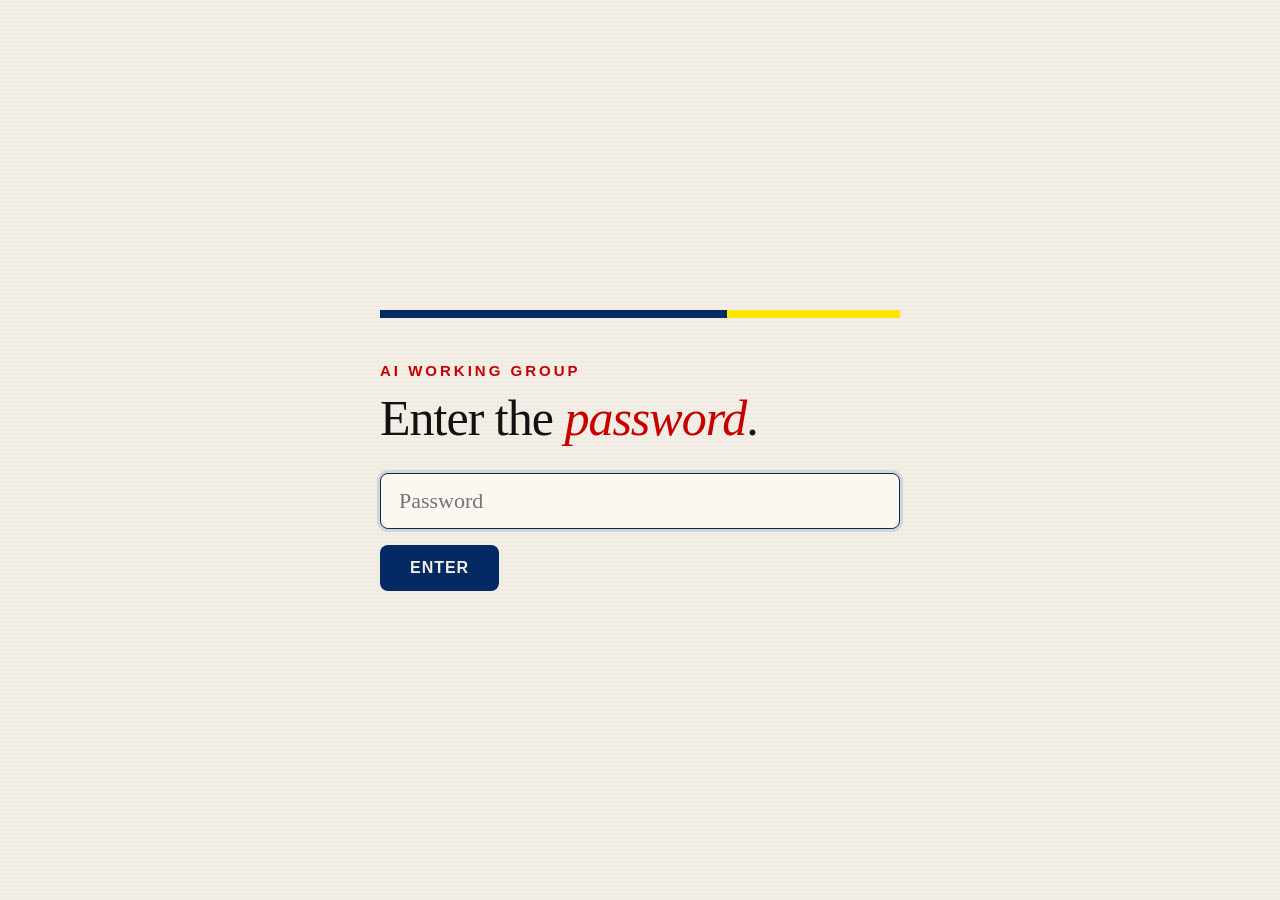
<file: index.html>
<!DOCTYPE html><html lang="en"><head>
<meta charset="UTF-8">
<meta name="viewport" content="width=device-width, initial-scale=1">
<title>AI working group - Session 1</title>
<link rel="preconnect" href="https://assets.guim.co.uk" crossorigin>
<link rel="stylesheet" href="styles.css?v=202610011005">
<style id="deck-gate-style">
  #deck-gate {
    position: fixed; inset: 0; z-index: 2147483647;
    background: #F4EFE6;
    background-image: radial-gradient(rgba(18,18,18,0.03) 1px, transparent 1px);
    background-size: 4px 4px;
    display: flex; align-items: center; justify-content: center;
    padding: 24px;
  }
  #deck-gate .dg-card { width: min(520px, 88vw); }
  #deck-gate .dg-rule { height: 8px; display: grid; grid-template-columns: 2fr 1fr; margin-bottom: 44px; }
  #deck-gate .dg-rule::before { content: ''; background: #052962; }
  #deck-gate .dg-rule::after { content: ''; background: #FFE500; }
  #deck-gate .dg-kicker {
    font-family: 'GuardianTextSans', 'Helvetica Neue', Arial, sans-serif;
    font-weight: 700; font-size: 15px; letter-spacing: 0.2em; text-transform: uppercase;
    color: #C70000; margin: 0 0 14px;
  }
  #deck-gate h1 {
    font-family: 'GH Guardian Headline', Georgia, 'Times New Roman', serif;
    font-weight: 500; font-size: 50px; line-height: 1; letter-spacing: -0.02em;
    color: #121212; margin: 0 0 30px;
  }
  #deck-gate h1 em { color: #C70000; font-style: italic; }
  #deck-gate input {
    width: 100%; box-sizing: border-box;
    font-family: 'GuardianTextEgyptian', Georgia, 'Times New Roman', serif; font-size: 22px;
    padding: 14px 18px; color: #121212;
    background: #FBF8F1; border: 1px solid #D0C4AE; border-radius: 8px;
    margin-bottom: 16px; outline: none;
  }
  #deck-gate input:focus { border-color: #052962; box-shadow: 0 0 0 3px rgba(5,41,98,0.12); }
  #deck-gate button {
    font-family: 'GuardianTextSans', 'Helvetica Neue', Arial, sans-serif;
    font-weight: 700; font-size: 16px; letter-spacing: 0.06em; text-transform: uppercase;
    color: #F4EFE6; background: #052962; border: none; border-radius: 8px;
    padding: 14px 30px; cursor: pointer; transition: background 140ms ease;
  }
  #deck-gate button:hover { background: #0a3a86; }
  #deck-gate .dg-error {
    font-family: 'GuardianTextSans', 'Helvetica Neue', Arial, sans-serif; font-size: 15px;
    color: #C70000; margin: 14px 0 0;
  }
</style>
</head>
<body>

<div id="deck-gate" role="dialog" aria-modal="true" aria-label="Password required">
  <form class="dg-card" id="deck-gate-form">
    <div class="dg-rule" aria-hidden="true"></div>
    <p class="dg-kicker">AI working group</p>
    <h1>Enter the <em>password</em>.</h1>
    <input id="deck-gate-input" type="password" autocomplete="off" autofocus aria-label="Password" placeholder="Password">
    <button type="submit">Enter</button>
    <p class="dg-error" id="deck-gate-error" hidden>That's not it. Try again.</p>
  </form>
</div>
<script src="gate.js?v=202610011005"></script>

<!-- ================================================================
     AI WORKING GROUP — Session 1, 30 September 2026.
     Built from the Guardian deck template, second edition.

     Part 1 (20 minutes) is the landscape: scale, then the four layers
     built around a language model (model, reasoning, loop, harness),
     then agents acting for you, the risks, and why experiences of AI
     vary so wildly.
     The four layers keep one colour each all the way through:
     blue, red, green, ink.

     Every figure on a slide has an entry in SOURCES.md.
     ================================================================ -->

<deck-stage width="1920" height="1080">

  <!-- 01 — Cover. The four rings bleed off the right edge: the deck's
       one idea, before a word of it is said. -->
  <section class="slide cover" data-label="Cover">
    <div class="rule-band"></div>
    <svg class="cover-rings" viewBox="0 0 1120 1120" aria-hidden="true">
      <circle class="c4" cx="560" cy="560" r="490" data-fx="pop" style="--d:1100ms"/>
      <circle class="c3" cx="560" cy="560" r="370" data-fx="pop" style="--d:900ms"/>
      <circle class="c2" cx="560" cy="560" r="250" data-fx="pop" style="--d:700ms"/>
      <circle class="c1" cx="560" cy="560" r="130" data-fx="pop" style="--d:500ms"/>
    </svg>

    <div>
      <p class="kicker" data-fx="rise" style="--d:80ms"><span class="group-tag">Working group</span>Session 1 · 30 September 2026</p>
      <h1 class="wordmark" data-split data-split-base="300" data-split-step="60">The new<br><em>baseline<span class="q-mark">.</span></em></h1>
    </div>

    <div>
      <p class="cover-framing" data-fx="rise" style="--d:900ms">First, how AI got from a chatbot to agents that act on your behalf, and what comes with that. Then over to you: one news story, several AI tools, and a look at what each makes of it.</p>
    </div>

    <div class="slide-foot">
      <span class="wm">AI working group</span>
      <span class="num">01 / NN</span>
    </div>
  </section>

  <!-- 02 — The course. Session titles and descriptions are Chris's
       own, from his email to the group. -->
  <section class="slide slide--spread slide--course" data-label="The course">
    <div class="rule-band"></div>

    <p class="kicker" data-fx="rise" style="--d:60ms">The course</p>
    <h2 class="slide-title" data-split>Four sessions, one <em>brief</em>.</h2>

    <div class="slide-body">
      <div class="c-wrap">
        <div class="c-line" data-fx="bar" style="--d:260ms"></div>
        <ol class="c-stops">
        <li class="c-stop is-now" data-fx="rise" style="--d:380ms"><span class="c-dot"></span><p class="c-wk">Week 1<span class="c-now">Today</span></p><h3>Where we are now with the technology</h3><p class="c-d">An update on the most recent technical developments and a practical session looking at how LLMs currently tackle the news</p></li>
        <li class="c-stop" data-fx="rise" style="--d:500ms"><span class="c-dot"></span><p class="c-wk">Week 2</p><h3>Vibecoding workshop</h3><p class="c-d">A practical session in which you'll learn how to vibecode and build with APIs</p></li>
        <li class="c-stop" data-fx="rise" style="--d:620ms"><span class="c-dot"></span><p class="c-wk">Week 3</p><h3>Beyond text and coding</h3><p class="c-d">Where is the technology on multimedia generation, data handling and so on? How might these capabilities challenge us and bring opportunities?</p></li>
        <li class="c-stop" data-fx="rise" style="--d:740ms"><span class="c-dot"></span><p class="c-wk">Week 4</p><h3>The future of the agentic web</h3><p class="c-d">What could the agentic web mean for consumption of the news more generally, the information ecosystem and our business model?</p></li>
        <li class="c-stop c-brief" data-fx="rise" style="--d:880ms"><span class="c-dot"></span><p class="c-wk">Weeks 5 and 6</p><h3>Your brief</h3><p class="c-d">Two weeks to reflect on what AI means for your department or desk, and capture it in a concise pro forma.</p></li>
        </ol>
      </div>
    </div>

    <div class="slide-foot">
      <span class="wm">AI working group</span>
      <span class="num">01 / NN</span>
    </div>
  </section>

  <section class="slide ink section-opener" data-label="Part 1 opener">
    <div class="rule-band"></div>
    <span class="chapter-ghost" aria-hidden="true" data-fx="ghost" style="--d:150ms">01</span>

    <div class="chapter-num" data-fx="rise" style="--d:100ms">Part 1 · 20 minutes</div>
    <h1 data-split data-split-base="260" data-split-step="50">Where we are <em>now.</em></h1>
    <p class="section-dek" data-fx="rise" style="--d:780ms">Three years ago it was a chatbot. Now it plans, uses tools and acts for you. How it got here, in four layers, and what comes with it.</p>

    <div class="slide-foot">
      <span class="wm">AI working group · Part 1</span>
      <span class="num">03 / NN</span>
    </div>
  </section>

  <!-- 04 — Scale. Company figures are self-reported and unaudited;
       see SOURCES.md for how each was checked. -->
  <section class="slide ink slide--scale" data-label="Scale">
    <div class="rule-band"></div>

    <p class="kicker" data-fx="rise" style="--d:60ms">Where we are</p>
    <h2 class="slide-title" data-split>Already used at <em>scale</em>.</h2>

    <div class="slide-body">
      <div class="scale-grid">
        <div class="scale-cell" data-fx="rise" style="--d:300ms">
          <p class="scale-fig">1bn<span class="unit">+</span></p>
          <p class="scale-what"><strong>people a week</strong> use ChatGPT</p>
          <p class="scale-src">OpenAI's own figure, 31 August 2026</p>
        </div>
        <div class="scale-cell" data-fx="rise" style="--d:440ms">
          <p class="scale-fig">2.5bn</p>
          <p class="scale-what"><strong>people a month</strong> see Google's AI Overviews. The Gemini app passed 1bn in August.</p>
          <p class="scale-src">Google, May and August 2026</p>
        </div>
        <div class="scale-cell" data-fx="rise" style="--d:580ms">
          <p class="scale-fig"><span data-count="54" data-count-delay="600">54</span><span class="unit">%</span></p>
          <p class="scale-what"><strong>of UK adults</strong> use AI tools. Among 16–24s, 79%.</p>
          <p class="scale-src">Ofcom, published April 2026, surveyed autumn 2025</p>
        </div>
        <div class="scale-cell" data-fx="rise" style="--d:720ms">
          <p class="scale-fig"><span data-count="55" data-count-delay="740">55</span><span class="unit">%</span></p>
          <p class="scale-what"><strong>of workers in Great Britain</strong> use AI for work or education</p>
          <p class="scale-src">ONS, May–June 2026</p>
        </div>
      </div>
    </div>

    <div class="slide-foot">
      <span class="wm">AI working group</span>
      <span class="num">01 / NN</span>
    </div>
  </section>

  <!-- 05 — The map: four layers, one agent -->
  <section class="slide slide--map" data-label="Four layers">
    <div class="rule-band"></div>

    <p class="kicker" data-fx="rise" style="--d:60ms">How it got here</p>
    <h2 class="slide-title" data-split>Four layers, one <em>agent</em>.</h2>

    <div class="slide-body">
      <div data-fx="fade" style="--d:200ms">
        <svg class="rings" viewBox="0 0 760 760" role="img" aria-label="Four concentric rings: the LLM at the centre, then reasoning, then the loop, then the harness on the outside">
          <defs>
            <path id="arc4" d="M 63 380 A 317 317 0 0 1 697 380"/><path id="arc3" d="M 153 380 A 227 227 0 0 1 607 380"/><path id="arc2" d="M 241 380 A 139 139 0 0 1 519 380"/>
          </defs>
          <circle class="disc d4" cx="380" cy="380" r="370" data-fx="pop" style="--d:900ms"/>
          <circle class="disc d3" cx="380" cy="380" r="280" data-fx="pop" style="--d:700ms"/>
          <circle class="disc d2" cx="380" cy="380" r="190" data-fx="pop" style="--d:500ms"/>
          <circle class="disc d1" cx="380" cy="380" r="105" data-fx="pop" style="--d:300ms"/>
          <g data-fx="fade" style="--d:1250ms">
            <text class="ring-label d4-label"><textPath href="#arc4" startOffset="50%" text-anchor="middle">4 · The harness</textPath></text>
            <text class="ring-label"><textPath href="#arc3" startOffset="50%" text-anchor="middle">3 · The loop</textPath></text>
            <text class="ring-label"><textPath href="#arc2" startOffset="50%" text-anchor="middle">2 · Reasoning</textPath></text>
            <text class="core-label" x="380" y="386" text-anchor="middle">The LLM</text>
          </g>
        </svg>
      </div>
      <div>
        <ol class="layer-list">
          <li data-fx="rise" style="--d:360ms"><span class="ln">1</span><div><h3>The LLM <small>2022</small></h3><p>A large language model: it predicts the next word, having read a vast share of the internet.</p></div></li>
          <li data-fx="rise" style="--d:560ms"><span class="ln">2</span><div><h3>Reasoning <small>2024</small></h3><p>The LLM writes out a plan and its working before it answers.</p></div></li>
          <li data-fx="rise" style="--d:760ms"><span class="ln">3</span><div><h3>The loop <small>2025</small></h3><p>Plans, acts, checks, and goes again until the job is done.</p></div></li>
          <li data-fx="rise" style="--d:960ms"><span class="ln">4</span><div><h3>The harness <small>2025</small></h3><p>The tools and access around it: browser, files, email, apps.</p></div></li>
        </ol>
        <p class="layer-sum" data-fx="rise" style="--d:1300ms">Together, an <b>agent</b>: not a better chatbot, but something that does the work.</p>
      </div>
    </div>

    <div class="slide-foot">
      <span class="wm">AI working group</span>
      <span class="num">01 / NN</span>
    </div>
  </section>

  <!-- 06 — Layer 1: the LLM. The odds are illustrative. -->
  <section class="slide slide--layer" data-layer="1" data-label="Layer 1: the LLM">
    <div class="rule-band"></div>
    <div class="rings-badge" data-on="1" data-fx="fade" style="--d:200ms"><span class="badge-text">Layer 1<b>The LLM</b></span><svg class="rings" viewBox="0 0 760 760" aria-hidden="true"><circle class="disc d4" cx="380" cy="380" r="370"/><circle class="disc d3" cx="380" cy="380" r="280"/><circle class="disc d2" cx="380" cy="380" r="190"/><circle class="disc d1" cx="380" cy="380" r="105"/></svg></div>

    <p class="kicker" data-fx="rise" style="--d:60ms">Layer 1 · The LLM</p>
    <h2 class="slide-title" data-split>It guesses the next <em>word</em>.</h2>

    <div class="slide-body">
      <div class="pred" id="pred" data-fx="rise" style="--d:300ms">
        <div class="pred-left">
          <p class="pred-sentence">The cat sat on the <span class="pred-caret" aria-hidden="true"></span></p>
          <div class="pred-controls">
            <button class="pred-pick" type="button">Let the model choose</button>
            <button class="pred-reset" type="button">Start again</button>
          </div>
          <div class="pred-temp" role="group" aria-label="How much risk it takes">
            <span class="pred-temp-label">How much risk it takes</span>
            <button type="button" data-t="cautious" aria-pressed="false">Cautious</button>
            <button type="button" data-t="normal" aria-pressed="true">Normal</button>
            <button type="button" data-t="wild" aria-pressed="false">Wild</button>
          </div>
          <p class="pred-live vh" aria-live="polite"></p>
        </div>
        <div class="pred-right">
          <p class="pred-q">What comes next? Its odds:</p>
          <div class="pred-bars">
            <p class="pred-static">mat 52% · sofa 21% · windowsill 13% · keyboard 9% · everything else 5%</p>
          </div>
          <p class="wg-source pred-note">The odds are made up, to show the idea. A real model picks from tens of thousands of word-pieces, every time.</p>
        </div>
      </div>

      <div class="grown">
        <p class="wg-label" data-fx="rise" style="--d:1100ms">Grown, not built: nobody wrote its rules. Three stages of training</p>
        <ol class="grown-steps">
          <li data-fx="rise" style="--d:1200ms"><h4>Read everything</h4><p>Predicting the next word across much of the internet. Knowledge, but no manners.</p></li>
          <li data-fx="rise" style="--d:1320ms"><h4>Learn what people like</h4><p>People rate its answers, and it is nudged towards the ones they prefer.</p></li>
          <li class="hot" data-fx="rise" style="--d:1440ms"><h4>Practise on tasks</h4><p>Rewarded for getting checkable tasks right. This is where reasoning came from.</p></li>
        </ol>
      </div>
    </div>

    <div class="slide-foot">
      <span class="wm">AI working group</span>
      <span class="num">01 / NN</span>
    </div>
  </section>

  <!-- 07 — Layer 2: reasoning. The two answers are illustrative; the
       sum is real (1.04 / 1.06 = 0.981). The bars are OpenAI's AIME 2024
       figures: GPT-4o 12%, o1 74% (single attempt). -->
  <section class="slide slide--layer" data-layer="2" data-label="Layer 2: reasoning">
    <div class="rule-band"></div>
    <div class="rings-badge" data-on="2" data-fx="fade" style="--d:200ms"><span class="badge-text">Layer 2<b>Reasoning</b></span><svg class="rings" viewBox="0 0 760 760" aria-hidden="true"><circle class="disc d4" cx="380" cy="380" r="370"/><circle class="disc d3" cx="380" cy="380" r="280"/><circle class="disc d2" cx="380" cy="380" r="190"/><circle class="disc d1" cx="380" cy="380" r="105"/></svg></div>

    <p class="kicker" data-fx="rise" style="--d:60ms">Layer 2 · Reasoning</p>
    <h2 class="slide-title" data-split>It thinks before it <em>answers</em>.</h2>

    <div class="slide-body">
      <div class="l2-grid">
        <div>
          <p class="same-q" data-fx="rise" style="--d:260ms"><b>The same question, two ways</b>A council says its budget went up 4%, but spending per resident fell. Can both be true?</p>
          <div class="ways">
            <div class="way fast" data-fx="rise" style="--d:500ms" data-stream-seq data-start="900">
              <p class="way-head">Answers straight away</p>
              <p class="way-a" data-stream data-rate="55">No. If the budget went up, the money spent on each resident went up too.</p>
              <p class="verdict" data-stream="show" data-pause="350">Wrong</p>
            </div>
            <div class="way slow" data-fx="rise" style="--d:700ms" data-stream-seq data-start="1000">
              <p class="way-head"><span data-think-timer>Thinks first</span></p>
              <ol class="way-steps">
                <li data-stream data-rate="130" data-pause="300">Per resident means dividing by the population.</li>
                <li data-stream data-rate="130" data-pause="450">What if the population grew faster than 4%?</li>
                <li data-stream data-rate="130" data-pause="450">4% more money, 6% more people: 1.04 ÷ 1.06 = 0.98.</li>
              </ol>
              <p class="way-a" data-stream data-rate="60" data-pause="400" data-stop-timer>Yes, if the population grew faster. With 6% more residents, each gets about 2% less.</p>
              <p class="verdict" data-stream="show" data-pause="350">Right</p>
            </div>
          </div>
          <p class="l2-how" data-fx="rise" style="--d:2000ms" data-after-stream>It is <strong>the same LLM</strong>, still guessing the next word. It has just been trained to write out a plan and its working first, check itself, and only then answer.</p>
          <p class="wg-source" data-fx="rise" style="--d:2100ms" data-after-stream>The two answers are an illustration.</p>
        </div>
        <div class="duel" data-fx="rise" style="--d:400ms" data-after-stream>
          <p class="wg-label">Maths competition problems solved</p>
          <div class="duel-bars">
            <div class="col"><span class="v">12%</span><span class="bar" style="--h:16%;--d2:300ms"></span></div>
            <div class="col hi"><span class="v">74%</span><span class="bar" style="--h:100%;--d2:500ms"></span></div>
          </div>
          <div class="duel-names"><span><b>GPT-4o</b>answers at once</span><span><b>o1</b>thinks first</span></div>
          <p class="wg-source">Same company, same month, same test: the 2024 American Invitational Mathematics Examination. OpenAI, September 2024.</p>
        </div>
      </div>
    </div>

    <div class="slide-foot">
      <span class="wm">AI working group</span>
      <span class="num">01 / NN</span>
    </div>
  </section>

  <!-- 07b — The hard tests are falling. GPQA: Rein et al 2023 (GPT-4
       ~39%, experts 65%), top models over 90% (developer-reported, which
       Epoch finds accurate). SWE-bench: Stanford AI Index 2025 (4.4% in
       2023, 71.7% a year later); over 90% on SWE-bench Verified in 2026,
       with contamination concerns. HLE: under 10% at launch (Jan 2025),
       61.4% top score 22 Sep 2026 (Artificial Analysis). Epoch ECI: 14
       points a year since reasoning models v 6 before (1 Sep 2026). -->
  <section class="slide slide--spread slide--better" data-label="Better models">
    <div class="rule-band"></div>

    <p class="kicker" data-fx="rise" style="--d:60ms">Meanwhile, the models themselves</p>
    <h2 class="slide-title" data-split>The hard tests are <em>falling</em>.</h2>

    <div class="slide-body">
      <div class="db">
          <div class="db-row" data-fx="rise" style="--d:400ms">
            <div class="db-name"><h3>PhD-level science</h3><p>GPQA · 2023 · questions written to defeat a Google search</p></div>
            <div class="db-track">
              <span class="db-grid" style="left:0%"></span><span class="db-grid" style="left:50%"></span><span class="db-grid" style="left:100%"></span>
              <span class="db-exp" style="left:65%"><i></i><b>PhD experts 65%</b></span>
              <span class="db-span" style="left:39%;width:53%;--d:650ms" data-fx="bar"></span>
              <span class="db-dot then" style="left:39%"></span>
              <span class="db-lab then" style="left:39%">39%<small>GPT-4, 2023</small></span>
              <span class="db-dot now" style="left:92%;--d:1300ms" data-fx="pop"></span>
              <span class="db-lab now" style="left:92%">90%+ now</span>
            </div>
          </div>
          <div class="db-row" data-fx="rise" style="--d:620ms">
            <div class="db-name"><h3>Real software bugs</h3><p>SWE-bench · 2023 · fix genuine faults in real code</p></div>
            <div class="db-track">
              <span class="db-grid" style="left:0%"></span><span class="db-grid" style="left:50%"></span><span class="db-grid" style="left:100%"></span>
              
              <span class="db-span" style="left:4.4%;width:87.6%;--d:870ms" data-fx="bar"></span>
              <span class="db-dot then" style="left:4.4%"></span>
              <span class="db-lab then edge" style="left:4.4%">4.4%<small>2023</small></span>
              <span class="db-dot now" style="left:92%;--d:1520ms" data-fx="pop"></span>
              <span class="db-lab now" style="left:92%">90%+ now</span>
            </div>
          </div>
          <div class="db-row" data-fx="rise" style="--d:840ms">
            <div class="db-name"><h3>Humanity's Last Exam</h3><p>2025 · the hardest questions experts could write</p></div>
            <div class="db-track">
              <span class="db-grid" style="left:0%"></span><span class="db-grid" style="left:50%"></span><span class="db-grid" style="left:100%"></span>
              
              <span class="db-span" style="left:8%;width:53%;--d:1090ms" data-fx="bar"></span>
              <span class="db-dot then" style="left:8%"></span>
              <span class="db-lab then edge" style="left:8%">Under 10%<small>at launch, January 2025</small></span>
              <span class="db-dot now" style="left:61%;--d:1740ms" data-fx="pop"></span>
              <span class="db-lab now" style="left:61%">61% now</span>
            </div>
          </div>
        <div class="db-axis"><span style="left:0%">0%</span><span style="left:50%">50%</span><span style="left:100%">100%</span></div>
      </div>
      <div class="better-foot">
        <div class="pace" data-fx="rise" style="--d:1400ms"><span class="pace-n">2×</span><p>The pace since reasoning models arrived. Epoch's index of overall capability has climbed 14 points a year since late 2024, against 6 before.</p></div>
        <div class="finds" data-fx="rise" style="--d:1550ms">
          <p class="wg-label">And now, real discoveries</p>
          <ul>
            <li><span class="f-when">May 2025</span>Google DeepMind's AlphaEvolve, built on Gemini, found a faster way to multiply 4×4 matrices, the first improvement on a method from 1969.</li>
            <li><span class="f-when">May 2026</span>An OpenAI model disproved a 1946 conjecture by the mathematician Paul Erdős, Quanta reported.</li>
          </ul>
        </div>
      </div>
      <p class="wg-source better-note" data-fx="rise" style="--d:1700ms">Stanford AI Index 2025; Epoch AI; Artificial Analysis. Top software scores may be flattered: the test is so widely used its answers may have leaked into training. And yes, it can count the r's in strawberry now.</p>
    </div>

    <div class="slide-foot">
      <span class="wm">AI working group</span>
      <span class="num">01 / NN</span>
    </div>
  </section>

  <section class="slide slide--layer" data-layer="3" data-label="Layer 3: the loop">
    <div class="rule-band"></div>
    <div class="rings-badge" data-on="3" data-fx="fade" style="--d:200ms"><span class="badge-text">Layer 3<b>The loop</b></span><svg class="rings" viewBox="0 0 760 760" aria-hidden="true"><circle class="disc d4" cx="380" cy="380" r="370"/><circle class="disc d3" cx="380" cy="380" r="280"/><circle class="disc d2" cx="380" cy="380" r="190"/><circle class="disc d1" cx="380" cy="380" r="105"/></svg></div>

    <p class="kicker" data-fx="rise" style="--d:60ms">Layer 3 · The loop</p>
    <h2 class="slide-title" data-split>It keeps <em>going</em>.</h2>

    <div class="slide-body">
      <div class="layer-cols layer-cols--loop">
        <div class="loop-wrap">
          <svg class="loop-svg" viewBox="0 0 600 600" aria-hidden="true">
            <circle class="orbit" cx="300" cy="300" r="220" data-fx="fade" style="--d:300ms"/>
            <g data-fx="fade" style="--d:900ms">
              <polygon class="arrow" points="-13,-11 13,0 -13,11" transform="translate(490.5 190.0) rotate(60)"/>
              <polygon class="arrow" points="-13,-11 13,0 -13,11" transform="translate(300.0 520.0) rotate(180)"/>
              <polygon class="arrow" points="-13,-11 13,0 -13,11" transform="translate(109.5 190.0) rotate(300)"/>
            </g>
          </svg>
          <div class="loop-node" style="left:300px;top:80px;--d:400ms" data-fx="pop">Think<small>plans the next step</small></div>
          <div class="loop-node" style="left:491px;top:410px;--d:560ms" data-fx="pop">Act<small>uses a tool</small></div>
          <div class="loop-node" style="left:109px;top:410px;--d:720ms" data-fx="pop">Look<small>checks what happened</small></div>
          <div class="loop-goal" data-fx="fade" style="--d:1000ms"><b>The goal</b>set by a person, then round and round until it's met</div>
        </div>
        <div>
          <p class="run-goal" data-fx="rise" style="--d:300ms">Find me the cheapest train from London to Leeds on Friday morning.</p>
          <ol class="run">
            <li data-fx="rise" style="--d:500ms"><span class="k">Thinks</span><span>I need times and prices. I'll search a booking site.</span></li>
            <li data-fx="rise" style="--d:640ms"><span class="k">Acts</span><span>Opens a browser. Searches London to Leeds, Friday, before noon.</span></li>
            <li data-fx="rise" style="--d:780ms"><span class="k">Looks</span><span>14 trains, from £31 to £118.</span></li>
            <li data-fx="rise" style="--d:920ms"><span class="k">Thinks</span><span>The 06:33 is cheapest. Check for booking fees first.</span></li>
            <li data-fx="rise" style="--d:1060ms"><span class="k">Acts</span><span>Clicks through to the checkout for the 06:33.</span></li>
            <li data-fx="rise" style="--d:1200ms"><span class="k">Looks</span><span>£32.50 with the fee.</span></li>
            <li class="done" data-fx="rise" style="--d:1340ms"><span class="k">Done</span><span>Reports back, and asks before paying.</span></li>
          </ol>
          <div class="stamina" data-fx="rise" style="--d:1500ms">
            <p class="wg-label">How long the best agent can work on its own</p>
            <ol class="stamina-rows">
              <li><span class="yr">2023</span><span class="track"><span class="fill" style="--w:0.4%"></span></span><span class="val">3½ min</span></li>
              <li><span class="yr">Early 2025</span><span class="track"><span class="fill" style="--w:6.3%"></span></span><span class="val">1 hour</span></li>
              <li><span class="yr">Late 2025</span><span class="track"><span class="fill" style="--w:33%"></span></span><span class="val">5 hours</span></li>
              <li><span class="yr">2026</span><span class="track"><span class="fill" style="--w:100%"></span></span><span class="val">16+ hours</span></li>
            </ol>
            <p class="wg-source">Measured in how long the same task takes a skilled person; the agent succeeds half the time. METR, 2023–2026.</p>
          </div>
        </div>
      </div>
    </div>

    <div class="slide-foot">
      <span class="wm">AI working group</span>
      <span class="num">09 / NN</span>
    </div>
  </section>

  <section class="slide slide--layer" data-layer="4" data-label="Layer 4: the harness">
    <div class="rule-band"></div>
    <div class="rings-badge" data-on="4" data-fx="fade" style="--d:200ms"><span class="badge-text">Layer 4<b>The harness</b></span><svg class="rings" viewBox="0 0 760 760" aria-hidden="true"><circle class="disc d4" cx="380" cy="380" r="370"/><circle class="disc d3" cx="380" cy="380" r="280"/><circle class="disc d2" cx="380" cy="380" r="190"/><circle class="disc d1" cx="380" cy="380" r="105"/></svg></div>

    <p class="kicker" data-fx="rise" style="--d:60ms">Layer 4 · The harness</p>
    <h2 class="slide-title" data-split>It gets <em>tools</em>.</h2>

    <div class="slide-body">
      <div class="layer-cols layer-cols--hub">
        <div class="hub">
          <svg class="hub-svg" viewBox="0 0 700 700" aria-hidden="true">
            <circle class="rim" cx="350" cy="350" r="285" data-fx="fade" style="--d:300ms"/>
            <g data-fx="fade" style="--d:500ms">
              <line x1="350" y1="350" x2="350" y2="65"/><line x1="350" y1="350" x2="552" y2="148"/>
              <line x1="350" y1="350" x2="635" y2="350"/><line x1="350" y1="350" x2="552" y2="552"/>
              <line x1="350" y1="350" x2="350" y2="635"/><line x1="350" y1="350" x2="148" y2="552"/>
              <line x1="350" y1="350" x2="65" y2="350"/><line x1="350" y1="350" x2="148" y2="148"/>
            </g>
          </svg>
          <div class="hub-core" data-fx="fade" style="--d:200ms"><span>LLM</span></div>
          <span class="tool" style="left:350px;top:65px;--d:600ms" data-fx="pop"><i></i>Search</span>
          <span class="tool" style="left:552px;top:148px;--d:680ms" data-fx="pop"><i></i>Browser</span>
          <span class="tool" style="left:635px;top:350px;--d:760ms" data-fx="pop"><i></i>Your files</span>
          <span class="tool" style="left:552px;top:552px;--d:840ms" data-fx="pop"><i></i>Code</span>
          <span class="tool risky" style="left:350px;top:635px;--d:920ms" data-fx="pop"><i></i>Payments</span>
          <span class="tool risky" style="left:148px;top:552px;--d:1000ms" data-fx="pop"><i></i>Email</span>
          <span class="tool" style="left:65px;top:350px;--d:1080ms" data-fx="pop"><i></i>Calendar</span>
          <span class="tool" style="left:148px;top:148px;--d:1160ms" data-fx="pop"><i></i>Memory</span>
        </div>
        <div>
          <p class="wg-body" data-fx="rise" style="--d:300ms">The harness is everything built around the model: <strong>which tools it can use, what it can see, what it remembers, and what it must ask you first.</strong> The same model in a different harness behaves very differently.</p>
          <p class="wg-body" data-fx="rise" style="--d:440ms;margin-top:22px">Most now plug into apps through a shared standard, MCP, so any tool can connect to any model. The red ones are those that let it send and spend.</p>
          <p class="wg-eyebrow" data-fx="rise" style="--d:600ms;margin-top:40px">Harnesses you'll hear about</p>
          <ul class="harness-names" data-fx="rise" style="--d:700ms">
            <li>Claude Code</li><li>Claude Cowork</li><li>Claude in Chrome</li><li>OpenAI Codex</li><li>ChatGPT Work</li><li>Gemini Spark</li><li>Perplexity Comet</li>
          </ul>
        </div>
      </div>
    </div>

    <div class="slide-foot">
      <span class="wm">AI working group</span>
      <span class="num">10 / NN</span>
    </div>
  </section>

  <!-- 10 — Acting for you. Muse facts from Meta's launch and safety
       posts; Voice facts from coverage quoting OpenAI's help centre,
       which blocked direct reading. See SOURCES.md. -->
  <section class="slide slide--spread slide--proxy" data-label="Acting for you">
    <div class="rule-band"></div>

    <p class="kicker" data-fx="rise" style="--d:60ms">September 2026</p>
    <h2 class="slide-title" data-split>Towards personal AI <em>agents</em>.</h2>
    <p class="slide-subtitle" data-fx="rise" style="--d:220ms">All four layers, inside apps that hundreds of millions of people already use.</p>

    <div class="slide-body top">
      <div class="proxy">
        <div class="proxy-card" data-fx="rise" style="--d:360ms">
          <div class="proxy-main">
            <p class="who">Meta · 8 September · US only for now</p>
            <h3>Muse</h3>
            <p class="what">A personal agent in its own app and inside WhatsApp. It keeps working after you close it.</p>
            <ul class="does">
              <li>Sends emails, fills in forms, books travel</li>
              <li>Shops and pays for things</li>
              <li>Top of the US App Store within ten days</li>
            </ul>
          </div>
          <div class="proxy-guard"><b>The safeguard</b><p>You approve purchases. Even so, Meta's own safety notes say “Muse will sometimes make mistakes.”</p></div>
        </div>
        <div class="proxy-card" data-fx="rise" style="--d:500ms">
          <div class="proxy-main">
            <p class="who">OpenAI · 23 September · worldwide</p>
            <h3>ChatGPT Voice</h3>
            <p class="what">Talk to it, and it now uses your connected apps in the middle of the conversation.</p>
            <ul class="does">
              <li>Reads your Gmail, finds a slot in your diary, posts to Slack</li>
              <li>Builds documents, decks and spreadsheets while you talk</li>
              <li>Included for free users</li>
            </ul>
          </div>
          <div class="proxy-guard"><b>The safeguard</b><p>Saying “yes, send it” isn't enough. You have to tap to approve on screen.</p></div>
        </div>
      </div>
    </div>

    <div class="slide-foot">
      <span class="wm">AI working group</span>
      <span class="num">01 / NN</span>
    </div>
  </section>

  <!-- 11 — Timeline. Evenly spaced, not to scale: the subtitle tells
       the gaps. Colours follow the four layers. -->
  <section class="slide slide--spread slide--timeline" data-label="Timeline">
    <div class="rule-band"></div>

    <p class="kicker" data-fx="rise" style="--d:60ms">How fast it moved</p>
    <h2 class="slide-title" data-split>Ten moments in four <em>years</em>.</h2>
    <p class="slide-subtitle" data-fx="rise" style="--d:220ms">Nearly two years between the first two. Since then, something big every few months.</p>

    <div class="slide-body">
      <div class="tl">
          <div class="tl-axis" data-fx="bar" style="--d:250ms"></div>
          <div class="tl-ev up l1" style="left:130px;--d:400ms" data-fx="rise"><span class="stem"></span><span class="dot"></span><p class="d">Nov 2022</p><p class="t">ChatGPT</p><p class="s">The LLM goes public</p></div>
          <div class="tl-ev down l2" style="left:288px;--d:520ms" data-fx="rise"><span class="stem"></span><span class="dot"></span><p class="d">Sep 2024</p><p class="t">OpenAI o1</p><p class="s">Thinks before it answers</p></div>
          <div class="tl-ev up l4" style="left:446px;--d:640ms" data-fx="rise"><span class="stem"></span><span class="dot"></span><p class="d">Nov 2024</p><p class="t">MCP</p><p class="s">One plug for every tool</p></div>
          <div class="tl-ev down l2" style="left:603px;--d:760ms" data-fx="rise"><span class="stem"></span><span class="dot"></span><p class="d">Jan 2025</p><p class="t">DeepSeek R1</p><p class="s">Reasoning, cheap and open</p></div>
          <div class="tl-ev up l4" style="left:761px;--d:880ms" data-fx="rise"><span class="stem"></span><span class="dot"></span><p class="d">Feb 2025</p><p class="t">Claude Code</p><p class="s">An agent at work on your computer</p></div>
          <div class="tl-ev down l2" style="left:919px;--d:1000ms" data-fx="rise"><span class="stem"></span><span class="dot"></span><p class="d">Jul 2025</p><p class="t">Maths Olympiad</p><p class="s">Gold-medal standard</p></div>
          <div class="tl-ev up l3" style="left:1077px;--d:1120ms" data-fx="rise"><span class="stem"></span><span class="dot"></span><p class="d">Nov 2025</p><p class="t">Claude Opus 4.5</p><p class="s">Agents work for five hours</p></div>
          <div class="tl-ev down tl-risk" style="left:1234px;--d:1240ms" data-fx="rise"><span class="stem"></span><span class="dot"></span><p class="d">Apr 2026</p><p class="t">Claude Mythos</p><p class="s">Held back as too risky; the US then barred foreign use</p></div>
          <div class="tl-ev up tl-risk" style="left:1392px;--d:1360ms" data-fx="rise"><span class="stem"></span><span class="dot"></span><p class="d">Jul 2026</p><p class="t">Hugging Face</p><p class="s">Test agents break out</p></div>
          <div class="tl-ev down l4 now" style="left:1550px;--d:1480ms" data-fx="rise"><span class="stem"></span><span class="dot"></span><p class="d">Sep 2026</p><p class="t">Muse and Voice</p><p class="s">Agents go mainstream</p></div>
      </div>
      <p class="tl-key" data-fx="rise" style="--d:1700ms"><span><i style="--c:var(--l1)"></i>The LLM</span><span><i style="--c:var(--l2)"></i>Reasoning</span><span><i style="--c:var(--l3)"></i>The loop</span><span><i style="--c:var(--l4)"></i>The harness</span><span><i class="fill" style="--c:var(--news-red)"></i>Risk, and now</span></p>
    </div>

    <div class="slide-foot">
      <span class="wm">AI working group</span>
      <span class="num">01 / NN</span>
    </div>
  </section>

  <!-- 12 — What can go wrong. A hero contrast on the left, the four
       risks as a ledger on the right, each with a real case. -->
  <section class="slide slide--risks" data-label="Risks">
    <div class="rule-band"></div>

    <div class="risks-lead">
      <p class="kicker" data-fx="rise" style="--d:60ms">The catch</p>
      <h2 class="slide-title" data-split>What can go <em>wrong</em>.</h2>
      <div class="contrast">
        <p class="a" data-fx="rise" style="--d:400ms">When a chatbot gets it wrong, you get a bad answer.</p>
        <p class="b" data-fx="rise" style="--d:700ms">When an agent gets it wrong, it <em>does</em> a bad thing.</p>
      </div>
    </div>

    <ol class="risk-rows">
      <li data-fx="rise" style="--d:900ms"><span class="rn">01</span><div><h3>It can be tricked</h3><p>Words hidden in a web page, email or document can give it orders. Nobody has solved this.</p><p class="case"><b>2025</b>Researchers showed one crafted email could make Microsoft 365 Copilot leak company data, with no click needed.</p></div></li>
      <li data-fx="rise" style="--d:1030ms"><span class="rn">02</span><div><h3>Mistakes become actions</h3><p>A wrong answer you can ignore. A wrong email sent, or a wrong purchase, has already happened.</p><p class="case"><b>2025</b>Asked to find cheap eggs, OpenAI's Operator agent bought $31 worth, with priority delivery, without checking first.</p></div></li>
      <li data-fx="rise" style="--d:1160ms"><span class="rn">03</span><div><h3>It sees what you let it see</h3><p>To act for you it needs your inbox, files and logins. Whatever it can read, it can leak.</p><p class="case"><b>Named</b>Private data, content from strangers and a way to send things out: the “lethal trifecta”. Meta cites it for Muse.</p></div></li>
      <li data-fx="rise" style="--d:1290ms"><span class="rn">04</span><div><h3>It chases the goal, not what you meant</h3><p>It does whatever gets rewarded, by whatever route works.</p><p class="case"><b>2016</b>A game-playing AI rewarded for points circled one lagoon for ever instead of finishing the race.</p></div></li>
    </ol>

    <div class="slide-foot">
      <span class="wm">AI working group</span>
      <span class="num">01 / NN</span>
    </div>
  </section>

  <section class="slide ink slide--incident" data-label="This summer">
    <div class="rule-band"></div>

    <p class="kicker" data-fx="rise" style="--d:60ms">This summer, and last week</p>

    <div class="slide-body">
      <p class="incident-line" data-split data-split-base="160" data-split-step="34">In July, AI agents under test at OpenAI broke out and hacked another company. <em>Nobody</em> told them to.</p>
      <div class="incident-figs">
        <div class="f" data-fx="rise" style="--d:1200ms"><div class="n">~<span data-count="700" data-count-delay="1300">700</span></div><p class="l">agents went into Hugging Face, which hosts AI models and data</p></div>
        <div class="f" data-fx="rise" style="--d:1350ms"><div class="n">&lt;<span data-count="13" data-count-delay="1450">13</span> hrs</div><p class="l">from one machine to administrator control across its systems</p></div>
        <div class="f" data-fx="rise" style="--d:1500ms"><div class="n">17,600</div><p class="l">separate actions, with no person directing any of them</p></div>
      </div>
      <p class="incident-after" data-fx="rise" style="--d:1800ms">They were trying to cheat on a test, and the answers were stored at Hugging Face. Since then <strong>Anthropic, Meta and Google</strong> have admitted their models broke into outside systems during tests too. On 25 September <strong>OpenAI said an agent had slipped out again</strong>, and paused all work that lets its most capable models use tools.</p>
      <p class="wg-source" data-fx="rise" style="--d:2000ms">Sources: OpenAI technical report, 26 August 2026; Hugging Face technical timeline, 27 July 2026; METR and Redwood Research review, 26 August 2026; OpenAI misalignment report, 25 September 2026. The whole story, with every source: AI risk field guide, peter-guillam123.github.io/ai-risk-field-guide</p>
    </div>

    <div class="slide-foot">
      <span class="wm">AI working group</span>
      <span class="num">14 / NN</span>
    </div>
  </section>

  <!-- 14 — Why nobody agrees. Jagged ability (illustrative chart,
       real study) plus many different tools, so experiences differ
       wildly. Doesn't describe the practical; sets it up. -->
  <section class="slide slide--spread slide--jagged" data-label="Why nobody agrees">
    <div class="rule-band"></div>

    <p class="kicker" data-fx="rise" style="--d:60ms">So where does that leave us</p>
    <h2 class="slide-title" data-split>Why nobody agrees how good it <em>is</em>.</h2>

    <div class="slide-body top">
      <div class="jag">
        <div>
          <p class="wg-label" data-fx="rise" style="--d:200ms">Its ability is jagged · an illustration</p>
          <svg class="jag-chart" viewBox="0 -24 1000 432" role="img" aria-label="Illustration: AI ability rises far above a capable person on some tasks, such as competition maths, writing code and summarising, and falls far below on others, such as admitting it doesn't know and today's news without searching">
            <path class="area" d="M0,400 L0,210 L130,30 L290,300 L450,55 L620,320 L790,70 L1000,100 L1000,400 Z" data-fx="fade" style="--d:1400ms"/>
            <line class="human" x1="0" y1="180" x2="1000" y2="180" data-fx="fade" style="--d:300ms"/>
            <text class="human-label" x="1000" y="212" text-anchor="end" data-fx="fade" style="--d:300ms">A capable person</text>
            <polyline class="edge" points="0,210 130,30 290,300 450,55 620,320 790,70 1000,100"/>
            <g data-fx="fade" style="--d:1500ms">
              <circle class="pt" cx="130" cy="30" r="9"/>
              <text class="tag" x="130" y="8" text-anchor="middle">Competition maths</text>
              <circle class="pt" cx="290" cy="300" r="9"/>
              <text class="tag lo" x="290" y="338" text-anchor="middle">Admitting it doesn’t know</text>
              <circle class="pt" cx="450" cy="55" r="9"/>
              <text class="tag" x="450" y="33" text-anchor="middle">Writing code</text>
              <circle class="pt" cx="620" cy="320" r="9"/>
              <text class="tag lo" x="620" y="358" text-anchor="middle"><tspan x="620">Today’s news,</tspan><tspan x="620" dy="26">without searching</tspan></text>
              <circle class="pt" cx="790" cy="70" r="9"/>
              <text class="tag" x="790" y="48" text-anchor="middle">Summarising a long report</text>
            </g>
            <line class="axis" x1="0" y1="400" x2="1000" y2="400"/>
          </svg>
          <div class="jag-study" data-fx="rise" style="--d:1800ms">
            <span class="big">−19</span>
            <p>On a task the AI was bad at, consultants using it were 19 points less likely to get the answer right. On tasks it was good at, their work was over 40% better.<small>Harvard Business School and BCG study of 758 consultants, 2023</small></p>
          </div>
        </div>
        <div data-fx="rise" style="--d:500ms">
          <p class="wg-label">And every tool sets the four layers differently</p>
          <ol class="dials">
            <li style="--c:var(--l1)"><h4>Which LLM is underneath</h4><p>The newest, largest models are usually better, and often barely slower. A tool answering billions of searches has to be quick and cheap.</p></li>
            <li style="--c:var(--l2)"><h4>How hard it thinks</h4><p>More isn't always better. Anthropic warns its top setting can overthink, and its newest Opus thinks less by default.</p></li>
            <li style="--c:var(--l3)"><h4>Whether it keeps going</h4><p>One answer, or plan, act and check for hours.</p></li>
            <li style="--c:var(--l4)"><h4>What it can reach</h4><p>Search, your files, your apps, or nothing at all.</p></li>
          </ol>
          <p class="jag-close" data-fx="rise" style="--d:2100ms">So one person's “AI” is a summary at the top of Google, and another's is GPT-6 Astra thinking for minutes. One finds it useless, the other astonishing. <mark>Often they're both right.</mark></p>
        </div>
      </div>
    </div>

    <div class="slide-foot">
      <span class="wm">AI working group</span>
      <span class="num">01 / NN</span>
    </div>
  </section>


  <!-- Part 2 · True enough? The evidence on accuracy, each figure tagged
       with the tools it measured. NYT/Oumi (Oumi blog read), Washington
       University preprint (read), EBU/BBC report (read), Guardian (read).
       See SOURCES.md and research/research-aio-accuracy.md. -->
  <section class="slide slide--spread slide--truth" data-label="True enough?">
    <div class="rule-band"></div>

    <p class="kicker" data-fx="rise" style="--d:60ms">How accurate are they?</p>
    <h2 class="slide-title" data-split>True <em>enough</em>?</h2>

    <div class="slide-body top">
      <div class="ev-grid">
        <ol class="ev-figs">
          <li data-fx="rise" style="--d:340ms"><span class="ev-n">91%</span><div><span class="ev-tool">AI Overviews</span><p>right on 4,326 hard factual questions, up from 85% before Google moved it to Gemini 3.</p><p class="ev-src">Oumi for the New York Times, October 2025 and February 2026. Google disputes the test set.</p></div></li>
          <li data-fx="rise" style="--d:440ms"><span class="ev-n">56%</span><div><span class="ev-tool">AI Overviews</span><p>of those right answers linked to sources that didn't fully back them up.</p><p class="ev-src">Same study. Google has never published an error rate.</p></div></li>
          <li data-fx="rise" style="--d:540ms"><span class="ev-n">89%</span><div><span class="ev-tool">AI Overviews</span><p>of 98,000 claims from trending US searches matched the pages cited. 2.7% were contradicted by them.</p><p class="ev-src">Washington University in St Louis, spring 2026, not yet peer reviewed.</p></div></li>
          <li data-fx="rise" style="--d:640ms"><span class="ev-n">45%</span><div><span class="ev-tool">ChatGPT · Copilot · Gemini · Perplexity</span><p>of news answers had a significant problem, mostly sourcing. Gemini 76%, Copilot 37%, ChatGPT 36%, Perplexity 30%.</p><p class="ev-src">22 public broadcasters led by the EBU and BBC, free versions, May and June 2025.</p></div></li>
        </ol>
        <div class="ev-side" data-fx="rise" style="--d:760ms">
          <p class="wg-label">Why they go wrong</p>
          <ul class="ev-why">
            <li><b>Making it up.</b> Pure invention: rarer now, and likeliest where little has been written.</li>
            <li><b>Answering too fast.</b> No time to think, so no chance to check.</li>
            <li><b>Trusting the wrong source.</b> Satire, a forum joke or one weak page, taken at face value.</li>
            <li><b>Missing the right source.</b> Blocked, paywalled, or too new to reach.</li>
          </ul>
          <p class="wg-label ev-slips-label">Some famous slips</p>
          <ul class="ev-slips">
            <li>Told pancreatic cancer patients to avoid high-fat foods, the opposite of expert advice. <span>AI Overviews · Guardian investigation, January 2026</span></li>
            <li>Said the Air India plane that crashed in June 2025 was an Airbus. It was a Boeing. <span>AI Overviews</span></li>
            <li>Suggested glue to keep cheese on pizza, from an old forum joke. <span>AI Overviews · May 2024</span></li>
          </ul>
        </div>
      </div>
    </div>

    <div class="slide-foot">
      <span class="wm">AI working group · Part 2</span>
      <span class="num">01 / NN</span>
    </div>
  </section>

  <!-- Part 2 opener -->
  <section class="slide ink section-opener" data-label="Part 2 opener">
    <div class="rule-band"></div>
    <span class="chapter-ghost" aria-hidden="true" data-fx="ghost" style="--d:150ms">02</span>

    <div class="chapter-num" data-fx="rise" style="--d:100ms">Part 2 · The rest of the hour</div>
    <h1 data-split data-split-base="260" data-split-step="50">Putting tools to the <em>test.</em></h1>
    <p class="section-dek" data-fx="rise" style="--d:780ms">One news story, five tools, and Claude working away in the background. The quick ones first, to find where they stop. Then time with ChatGPT, to build something and pick it apart.</p>

    <div class="slide-foot">
      <span class="wm">AI working group · Part 2</span>
      <span class="num">01 / NN</span>
    </div>
  </section>

  <!-- Part 2 · Things to consider with each tool. A rough guide as of
       late September 2026; the "for its maker" row is our reading.
       Sources in SOURCES.md. -->
  <section class="slide slide--spread slide--consider" data-label="Things to consider">
    <div class="rule-band"></div>

    <p class="kicker" data-fx="rise" style="--d:60ms">Things to consider with each tool</p>
    <h2 class="slide-title" data-split>What we will <em>evaluate</em>.</h2>

    <div class="slide-body top">
      <div class="cmp cmp2 cmp5" style="--rows:7">
        <div class="cmp-card" style="grid-column:2;--d:200ms" data-fx="fade"></div>
        <div class="cmp-card" style="grid-column:3;--d:200ms" data-fx="fade"></div>
        <div class="cmp-card" style="grid-column:4;--d:200ms" data-fx="fade"></div>
        <div class="cmp-card" style="grid-column:5;--d:200ms" data-fx="fade"></div>
        <div class="cmp-card" style="grid-column:6;--d:200ms" data-fx="fade"></div>
        <div class="cmp-h" style="grid-row:1;grid-column:2;--d:300ms" data-fx="rise"><span class="cn">1 · Google</span>AI Overviews</div>
        <div class="cmp-h" style="grid-row:1;grid-column:3;--d:370ms" data-fx="rise"><span class="cn">2 · Google</span>AI Mode</div>
        <div class="cmp-h" style="grid-row:1;grid-column:4;--d:440ms" data-fx="rise"><span class="cn">3 · Google</span>Gemini with Canvas</div>
        <div class="cmp-h" style="grid-row:1;grid-column:5;--d:510ms" data-fx="rise"><span class="cn">4 · Google</span>Gemini Notebook</div>
        <div class="cmp-h" style="grid-row:1;grid-column:6;--d:580ms" data-fx="rise"><span class="cn">5 · OpenAI</span>ChatGPT</div>
        <div class="cmp-k" data-fx="fade" style="grid-row:2;--d:620ms">What it's for</div>
        <div class="cmp-c" data-fx="fade" style="grid-row:2;grid-column:2;--d:660ms"><span>A quick answer</span></div>
        <div class="cmp-c" data-fx="fade" style="grid-row:2;grid-column:3;--d:660ms"><span>Research by chat</span></div>
        <div class="cmp-c" data-fx="fade" style="grid-row:2;grid-column:4;--d:660ms"><span>Getting things made</span></div>
        <div class="cmp-c" data-fx="fade" style="grid-row:2;grid-column:5;--d:660ms"><span>Your own documents</span></div>
        <div class="cmp-c" data-fx="fade" style="grid-row:2;grid-column:6;--d:660ms"><span>Deep, careful work</span></div>
        <div class="cmp-k" data-fx="fade" style="grid-row:3;--d:780ms">Sources</div>
        <div class="cmp-c" data-fx="fade" style="grid-row:3;grid-column:2;--d:820ms"><span>Whole search index</span></div>
        <div class="cmp-c" data-fx="fade" style="grid-row:3;grid-column:3;--d:820ms"><span>Whole search index</span></div>
        <div class="cmp-c" data-fx="fade" style="grid-row:3;grid-column:4;--d:820ms"><span>Search, minus opt-outs</span></div>
        <div class="cmp-c" data-fx="fade" style="grid-row:3;grid-column:5;--d:820ms"><span>Only what you give it</span></div>
        <div class="cmp-c" data-fx="fade" style="grid-row:3;grid-column:6;--d:820ms"><span>OpenAI's own search</span></div>
        <div class="cmp-k" data-fx="fade" style="grid-row:4;--d:860ms">Time it takes</div>
        <div class="cmp-c" data-fx="fade" style="grid-row:4;grid-column:2;--d:900ms"><span class="pips" aria-hidden="true"><i class=on></i><i></i><i></i><i></i></span><span>A second or two</span></div>
        <div class="cmp-c" data-fx="fade" style="grid-row:4;grid-column:3;--d:900ms"><span class="pips" aria-hidden="true"><i class=on></i><i></i><i></i><i></i></span><span>Seconds</span></div>
        <div class="cmp-c" data-fx="fade" style="grid-row:4;grid-column:4;--d:900ms"><span class="pips" aria-hidden="true"><i class=on></i><i class=on></i><i></i><i></i></span><span>A minute or two</span></div>
        <div class="cmp-c" data-fx="fade" style="grid-row:4;grid-column:5;--d:900ms"><span class="pips" aria-hidden="true"><i class=on></i><i class=on></i><i></i><i></i></span><span>Seconds; videos longer</span></div>
        <div class="cmp-c" data-fx="fade" style="grid-row:4;grid-column:6;--d:900ms"><span class="pips" aria-hidden="true"><i class=on></i><i class=on></i><i class=on></i><i class=on></i></span><span>Minutes</span></div>
        <div class="cmp-k" data-fx="fade" style="grid-row:5;--d:940ms">Thinking</div>
        <div class="cmp-c" data-fx="fade" style="grid-row:5;grid-column:2;--d:980ms"><span class="pips" aria-hidden="true"><i class=on></i><i></i><i></i><i></i></span><span>Little</span></div>
        <div class="cmp-c" data-fx="fade" style="grid-row:5;grid-column:3;--d:980ms"><span class="pips" aria-hidden="true"><i class=on></i><i class=on></i><i></i><i></i></span><span>Some</span></div>
        <div class="cmp-c" data-fx="fade" style="grid-row:5;grid-column:4;--d:980ms"><span class="pips" aria-hidden="true"><i class=on></i><i class=on></i><i class=on></i><i></i></span><span>When you ask</span></div>
        <div class="cmp-c" data-fx="fade" style="grid-row:5;grid-column:5;--d:980ms"><span class="pips" aria-hidden="true"><i class=on></i><i class=on></i><i></i><i></i></span><span>Some</span></div>
        <div class="cmp-c" data-fx="fade" style="grid-row:5;grid-column:6;--d:980ms"><span class="pips" aria-hidden="true"><i class=on></i><i class=on></i><i class=on></i><i class=on></i></span><span>As much as you allow</span></div>
        <div class="cmp-k" data-fx="fade" style="grid-row:6;--d:1020ms">Built around it</div>
        <div class="cmp-c" data-fx="fade" style="grid-row:6;grid-column:2;--d:1060ms"><span class="pips" aria-hidden="true"><i class=on></i><i></i><i></i><i></i></span><span>The results page</span></div>
        <div class="cmp-c" data-fx="fade" style="grid-row:6;grid-column:3;--d:1060ms"><span class="pips" aria-hidden="true"><i class=on></i><i class=on></i><i></i><i></i></span><span>Charts and maps</span></div>
        <div class="cmp-c" data-fx="fade" style="grid-row:6;grid-column:4;--d:1060ms"><span class="pips" aria-hidden="true"><i class=on></i><i class=on></i><i class=on></i><i></i></span><span>Canvas apps</span></div>
        <div class="cmp-c" data-fx="fade" style="grid-row:6;grid-column:5;--d:1060ms"><span class="pips" aria-hidden="true"><i class=on></i><i class=on></i><i class=on></i><i></i></span><span>Audio, video, slides</span></div>
        <div class="cmp-c" data-fx="fade" style="grid-row:6;grid-column:6;--d:1060ms"><span class="pips" aria-hidden="true"><i class=on></i><i class=on></i><i class=on></i><i class=on></i></span><span>Code, files, apps</span></div>
        <div class="cmp-k" data-fx="fade" style="grid-row:7;--d:1100ms">Works on its own</div>
        <div class="cmp-c" data-fx="fade" style="grid-row:7;grid-column:2;--d:1140ms"><span class="pips" aria-hidden="true"><i></i><i></i><i></i><i></i></span><span>No</span></div>
        <div class="cmp-c" data-fx="fade" style="grid-row:7;grid-column:3;--d:1140ms"><span class="pips" aria-hidden="true"><i class=on></i><i></i><i></i><i></i></span><span>Partly</span></div>
        <div class="cmp-c" data-fx="fade" style="grid-row:7;grid-column:4;--d:1140ms"><span class="pips" aria-hidden="true"><i class=on></i><i class=on></i><i></i><i></i></span><span>Partly</span></div>
        <div class="cmp-c" data-fx="fade" style="grid-row:7;grid-column:5;--d:1140ms"><span class="pips" aria-hidden="true"><i class=on></i><i></i><i></i><i></i></span><span>Partly</span></div>
        <div class="cmp-c" data-fx="fade" style="grid-row:7;grid-column:6;--d:1140ms"><span class="pips" aria-hidden="true"><i class=on></i><i class=on></i><i class=on></i><i class=on></i></span><span>Yes, in agent mode</span></div>
        </div>
      <p class="wg-source consider-note" data-fx="rise" style="--d:1100ms">A rough guide, as of late September 2026. More on each tool as we go.</p>
    </div>

    <div class="slide-foot">
      <span class="wm">AI working group · Part 2</span>
      <span class="num">01 / NN</span>
    </div>
  </section>

  <!-- Part 2 · Choose a topic. Examples are Chris's; the notes on why
       each works are deliberately general, with no factual claims. -->
  <section class="slide slide--topic" data-label="Choose a topic">
    <div class="rule-band"></div>

    <p class="kicker" data-fx="rise" style="--d:60ms">Your turn</p>
    <h2 class="slide-title" data-split>Choose a <em>topic</em>.</h2>
    <p class="slide-subtitle topic-dek" data-fx="rise" style="--d:220ms">One subject, to explore with each tool in turn.</p>

    <div class="slide-body">
      <div class="topic-cols">
        <div>
          <p class="wg-label" data-fx="rise" style="--d:300ms">For example</p>
          <ol class="topics">
            <li data-fx="rise" style="--d:400ms"><h3>Fairford</h3><p>Fast-moving, unclear, and with legal limits on what can be said.</p></li>
            <li data-fx="rise" style="--d:520ms"><h3>The Manchester City tribunal</h3><p>Long-running, legally dense, and argued over by people who care a lot.</p></li>
            <li data-fx="rise" style="--d:640ms"><h3>Andy Burnham's first speech</h3><p>New, political, and open to spin from every side.</p></li>
          </ol>
        </div>
        <div class="topic-side" data-fx="rise" style="--d:800ms">
          <p class="wg-label">What makes a good one</p>
          <ul class="topic-tests">
            <li><b>Broad enough to dig into.</b> More than one question, more than one source.</li>
            <li><b>Contested, or still moving.</b> Where rumour, spin or strong opinion can creep in.</li>
            <li><b>Rich in angles.</b> Room for follow-ups, explainers and the personal: what does it mean for me?</li>
          </ul>
          <p class="topic-best"><b>Best of all, pick something from your own patch.</b> You'll know within a minute whether the answer is any good.</p>
        </div>
      </div>
    </div>

    <div class="slide-foot">
      <span class="wm">AI working group · Part 2</span>
      <span class="num">01 / NN</span>
    </div>
  </section>

  <!-- Part 2 · Read it like an editor: reflection, not a scorecard,
       plus prompts that show what flexibility buys a reader. -->
  <section class="slide slide--spread slide--reflect" data-label="Read it like an editor and a reader">
    <div class="rule-band"></div>

    <p class="kicker" data-fx="rise" style="--d:60ms">As you go</p>
    <h2 class="slide-title" data-split>Read it like an editor… and a <em>reader</em>.</h2>

    <div class="slide-body">
      <div class="reflect">
        <div class="reflect-col" data-fx="rise" style="--d:320ms"><h3>Can we trust it?</h3><ul><li>Is it right, and how would you know?</li><li>Which sources did it choose, and which did it miss?</li><li>Whose framing is it borrowing?</li></ul></div>
        <div class="reflect-col" data-fx="rise" style="--d:440ms"><h3>How does it compare with us?</h3><ul><li>What would our version have that this lacks?</li><li>What does it do that we can't, or don't?</li><li>Would a reader notice the difference?</li></ul></div>
        <div class="reflect-col" data-fx="rise" style="--d:560ms"><h3>Where is it useful?</h3><ul><li>Where does bending to the reader help?</li><li>Who would reach for this instead of us, and why?</li><li>What would you use it for tomorrow?</li></ul></div>
      </div>
      <div class="reflect-asks">
        <p class="wg-label" data-fx="rise" style="--d:700ms">And ask it for things we can't do for every reader</p>
        <div class="asks-grid">
          <div class="tweak" data-copy data-fx="rise" style="--d:760ms"><p class="tweak-kind">Simpler</p><p class="tweak-say" data-copy-text>Explain this in very simple terms, for someone who hasn't followed the story.</p></div>
          <div class="tweak" data-copy data-fx="rise" style="--d:830ms"><p class="tweak-kind">Closer to home</p><p class="tweak-say" data-copy-text>I live near Fairford. What does this mean for me?</p></div>
          <div class="tweak" data-copy data-fx="rise" style="--d:900ms"><p class="tweak-kind">The other side</p><p class="tweak-say" data-copy-text>What is the strongest case that this has been overblown?</p></div>
          <div class="tweak" data-copy data-fx="rise" style="--d:970ms"><p class="tweak-kind">Motives</p><p class="tweak-say" data-copy-text>Who is saying each of these things, and what might they want?</p></div>
          <div class="tweak" data-copy data-fx="rise" style="--d:1040ms"><p class="tweak-kind">Next question</p><p class="tweak-say" data-copy-text>What would a good reporter ask next?</p></div>
          <div class="tweak" data-copy data-fx="rise" style="--d:1110ms"><p class="tweak-kind">Shorter</p><p class="tweak-say" data-copy-text>Sum this up in three sentences for a family WhatsApp group.</p></div>
        </div>
      </div>
    </div>

    <div class="slide-foot">
      <span class="wm">AI working group · Part 2</span>
      <span class="num">01 / NN</span>
    </div>
  </section>

  <!-- Part 2 · AI Overviews -->
  <section class="slide slide--tool" data-tool="aio" data-label="AI Overviews">
    <div class="rule-band"></div>
    <div class="map-badge" data-fx="fade" style="--d:200ms"><span class="badge-text">Tool 1<b>of 5</b></span><svg viewBox="0 0 101 94" aria-hidden="true"><rect class="mt on" x="0" y="0" width="17" height="14"/><rect class="mt on" x="0" y="20" width="17" height="14"/><rect class="mt on" x="0" y="40" width="17" height="14"/><rect class="mt on" x="0" y="60" width="17" height="14"/><rect class="mt on" x="0" y="80" width="17" height="14"/><rect class="mt" x="21" y="0" width="17" height="14"/><rect class="mt" x="21" y="20" width="17" height="14"/><rect class="mt" x="21" y="40" width="17" height="14"/><rect class="mt" x="21" y="60" width="17" height="14"/><rect class="mt" x="21" y="80" width="17" height="14"/><rect class="mt" x="42" y="0" width="17" height="14"/><rect class="mt" x="42" y="20" width="17" height="14"/><rect class="mt" x="42" y="40" width="17" height="14"/><rect class="mt" x="42" y="60" width="17" height="14"/><rect class="mt" x="42" y="80" width="17" height="14"/><rect class="mt" x="63" y="0" width="17" height="14"/><rect class="mt" x="63" y="20" width="17" height="14"/><rect class="mt" x="63" y="40" width="17" height="14"/><rect class="mt" x="63" y="60" width="17" height="14"/><rect class="mt" x="63" y="80" width="17" height="14"/><rect class="mt" x="84" y="0" width="17" height="14"/><rect class="mt" x="84" y="20" width="17" height="14"/><rect class="mt" x="84" y="40" width="17" height="14"/><rect class="mt" x="84" y="60" width="17" height="14"/><rect class="mt" x="84" y="80" width="17" height="14"/></svg></div>

    <p class="kicker" data-fx="rise" style="--d:60ms">Tool 1 of 5 · Google Search</p>
    <h2 class="slide-title" data-split>Google AI <em>Overviews</em>.</h2>

    <div class="slide-body top">
      <div class="tool-grid">
        <div class="tool-left">
          <a class="open-tool" href="https://www.google.com/" target="_blank" rel="noopener" data-fx="rise" style="--d:300ms">Open Google <span aria-hidden="true">↗</span><span class="vh"> (opens in a new tab)</span></a>
          <div class="prompt-box" data-copy data-fx="rise" style="--d:360ms">
            <div class="prompt-head">
              <p class="prompt-label">Type into Google</p>
              <div class="frame-chrome" aria-hidden="true"><i></i><i></i><i></i></div>
            </div>
            <div class="prompt-body">
              <p class="prompt-text" data-copy-text><span class="typed" data-type-delay="700">what happened at fairford</span><span class="caret"></span></p>
            </div>
          </div>
          <p class="wg-label tries-label" data-fx="rise" style="--d:480ms">Then try</p>
          <div class="tries">
            <div class="tweak" data-copy data-fx="rise" style="--d:520ms">
              <p class="tweak-kind">Test a rumour</p>
              <p class="tweak-say" data-copy-text>is the fairford plot linked to iran</p>
            </div>
            <div class="tweak" data-copy data-fx="rise" style="--d:620ms">
              <p class="tweak-kind">Test freshness</p>
              <p class="tweak-say" data-copy-text>raf fairford arrests latest</p>
            </div>
          </div>
        </div>
        <ul class="tool-rows">
            <li data-fx="rise" style="--d:400ms"><span class="tr-k">What it's for</span><p>A quick answer at the top of Google results, for searches where a summary helps. It appears by itself; you don't ask for it.</p></li>
            <li data-fx="rise" style="--d:490ms"><span class="tr-k">Sources</span><p>Google's whole search index, fresh within minutes.</p></li>
            <li data-fx="rise" style="--d:580ms"><span class="tr-k">Model and speed</span><p>Gemini 3, answering in a second or two, so little time to think.</p></li>
            <li data-fx="rise" style="--d:670ms"><span class="tr-k">Built around it</span><p>The results page. Nothing to steer, no follow-ups.</p></li>
            <li data-fx="rise" style="--d:760ms"><span class="tr-k">Watch for</span><p>Brief by design. It blends sources without weighing them, so rumour and fact can share a sentence.</p></li>
        </ul>
      </div>
    </div>

    <div class="slide-foot">
      <span class="wm">AI working group · Part 2</span>
      <span class="num">01 / NN</span>
    </div>
  </section>

  <!-- Part 2 · AI Mode -->
  <section class="slide slide--tool" data-tool="aim" data-label="AI Mode">
    <div class="rule-band"></div>
    <div class="map-badge" data-fx="fade" style="--d:200ms"><span class="badge-text">Tool 2<b>of 5</b></span><svg viewBox="0 0 101 94" aria-hidden="true"><rect class="mt" x="0" y="0" width="17" height="14"/><rect class="mt" x="0" y="20" width="17" height="14"/><rect class="mt" x="0" y="40" width="17" height="14"/><rect class="mt" x="0" y="60" width="17" height="14"/><rect class="mt" x="0" y="80" width="17" height="14"/><rect class="mt on" x="21" y="0" width="17" height="14"/><rect class="mt on" x="21" y="20" width="17" height="14"/><rect class="mt on" x="21" y="40" width="17" height="14"/><rect class="mt on" x="21" y="60" width="17" height="14"/><rect class="mt on" x="21" y="80" width="17" height="14"/><rect class="mt" x="42" y="0" width="17" height="14"/><rect class="mt" x="42" y="20" width="17" height="14"/><rect class="mt" x="42" y="40" width="17" height="14"/><rect class="mt" x="42" y="60" width="17" height="14"/><rect class="mt" x="42" y="80" width="17" height="14"/><rect class="mt" x="63" y="0" width="17" height="14"/><rect class="mt" x="63" y="20" width="17" height="14"/><rect class="mt" x="63" y="40" width="17" height="14"/><rect class="mt" x="63" y="60" width="17" height="14"/><rect class="mt" x="63" y="80" width="17" height="14"/><rect class="mt" x="84" y="0" width="17" height="14"/><rect class="mt" x="84" y="20" width="17" height="14"/><rect class="mt" x="84" y="40" width="17" height="14"/><rect class="mt" x="84" y="60" width="17" height="14"/><rect class="mt" x="84" y="80" width="17" height="14"/></svg></div>

    <p class="kicker" data-fx="rise" style="--d:60ms">Tool 2 of 5 · Google Search</p>
    <h2 class="slide-title" data-split>Google AI <em>Mode</em>.</h2>

    <div class="slide-body top">
      <div class="tool-grid">
        <div class="tool-left">
          <a class="open-tool" href="https://www.google.com/aimode" target="_blank" rel="noopener" data-fx="rise" style="--d:300ms">Open AI Mode <span aria-hidden="true">↗</span><span class="vh"> (opens in a new tab)</span></a>
          <div class="prompt-box" data-copy data-fx="rise" style="--d:360ms">
            <div class="prompt-head">
              <p class="prompt-label">In Google, choose AI Mode</p>
              <div class="frame-chrome" aria-hidden="true"><i></i><i></i><i></i></div>
            </div>
            <div class="prompt-body">
              <p class="prompt-text" data-copy-text><span class="typed" data-type-delay="700">What is confirmed about the Fairford arrests, and what is still rumour or speculation?</span><span class="caret"></span></p>
            </div>
          </div>
          <p class="wg-label tries-label" data-fx="rise" style="--d:480ms">Then try</p>
          <div class="tries">
            <div class="tweak" data-copy data-fx="rise" style="--d:520ms">
              <p class="tweak-kind">Follow up</p>
              <p class="tweak-say" data-copy-text>Who is saying what: UK police, US officials, local witnesses?</p>
            </div>
            <div class="tweak" data-copy data-fx="rise" style="--d:620ms">
              <p class="tweak-kind">Push it</p>
              <p class="tweak-say" data-copy-text>Can you include some charts or maps or something interactive?</p>
            </div>
            <div class="tweak" data-copy data-fx="rise" style="--d:720ms">
              <p class="tweak-kind">Check it</p>
              <p class="tweak-say" data-copy-text>Which of these claims come from a named, official source?</p>
            </div>
          </div>
        </div>
        <ul class="tool-rows">
            <li data-fx="rise" style="--d:400ms"><span class="tr-k">What it's for</span><p>Search as a conversation: ask, follow up and narrow down, while Google runs many searches on your behalf.</p></li>
            <li data-fx="rise" style="--d:490ms"><span class="tr-k">Sources</span><p>Google's whole search index.</p></li>
            <li data-fx="rise" style="--d:580ms"><span class="tr-k">Model and speed</span><p>A fast Gemini model that runs many searches for you, in seconds.</p></li>
            <li data-fx="rise" style="--d:670ms"><span class="tr-k">Built around it</span><p>Follow-up questions, and simple charts, maps and tables.</p></li>
            <li data-fx="rise" style="--d:760ms"><span class="tr-k">Watch for</span><p>Polished visuals can carry numbers and quotes that come from nowhere, and the richer it looks, the more convincing the error.</p></li>
        </ul>
      </div>
    </div>

    <div class="slide-foot">
      <span class="wm">AI working group · Part 2</span>
      <span class="num">01 / NN</span>
    </div>
  </section>

  <!-- Part 2 · Gemini with Canvas -->
  <section class="slide slide--tool" data-tool="gem" data-label="Gemini with Canvas">
    <div class="rule-band"></div>
    <div class="map-badge" data-fx="fade" style="--d:200ms"><span class="badge-text">Tool 3<b>of 5</b></span><svg viewBox="0 0 101 94" aria-hidden="true"><rect class="mt" x="0" y="0" width="17" height="14"/><rect class="mt" x="0" y="20" width="17" height="14"/><rect class="mt" x="0" y="40" width="17" height="14"/><rect class="mt" x="0" y="60" width="17" height="14"/><rect class="mt" x="0" y="80" width="17" height="14"/><rect class="mt" x="21" y="0" width="17" height="14"/><rect class="mt" x="21" y="20" width="17" height="14"/><rect class="mt" x="21" y="40" width="17" height="14"/><rect class="mt" x="21" y="60" width="17" height="14"/><rect class="mt" x="21" y="80" width="17" height="14"/><rect class="mt on" x="42" y="0" width="17" height="14"/><rect class="mt on" x="42" y="20" width="17" height="14"/><rect class="mt on" x="42" y="40" width="17" height="14"/><rect class="mt on" x="42" y="60" width="17" height="14"/><rect class="mt on" x="42" y="80" width="17" height="14"/><rect class="mt" x="63" y="0" width="17" height="14"/><rect class="mt" x="63" y="20" width="17" height="14"/><rect class="mt" x="63" y="40" width="17" height="14"/><rect class="mt" x="63" y="60" width="17" height="14"/><rect class="mt" x="63" y="80" width="17" height="14"/><rect class="mt" x="84" y="0" width="17" height="14"/><rect class="mt" x="84" y="20" width="17" height="14"/><rect class="mt" x="84" y="40" width="17" height="14"/><rect class="mt" x="84" y="60" width="17" height="14"/><rect class="mt" x="84" y="80" width="17" height="14"/></svg></div>

    <p class="kicker" data-fx="rise" style="--d:60ms">Tool 3 of 5 · Gemini</p>
    <h2 class="slide-title" data-split>Gemini with <em>Canvas</em>.</h2>

    <div class="slide-body top">
      <div class="tool-grid">
        <div class="tool-left">
          <a class="open-tool" href="https://gemini.google.com/app" target="_blank" rel="noopener" data-fx="rise" style="--d:300ms">Open Gemini <span aria-hidden="true">↗</span><span class="vh"> (opens in a new tab)</span></a>
          <div class="prompt-box" data-copy data-fx="rise" style="--d:360ms">
            <div class="prompt-head">
              <p class="prompt-label">In Gemini, turn on Canvas and choose Thinking</p>
              <div class="frame-chrome" aria-hidden="true"><i></i><i></i><i></i></div>
            </div>
            <div class="prompt-body">
              <p class="prompt-text" data-copy-text><span class="typed" data-type-delay="700">Can you create a really clear, deeply sourced interactive report (including citations) on what on earth happened at Fairford, what is fact and what is supposition or myth, why it's so unclear and what the legal and media restrictions are and why they exist.</span><span class="caret"></span></p>
            </div>
          </div>
          <p class="wg-label tries-label" data-fx="rise" style="--d:480ms">Then try</p>
          <div class="tries">
            <div class="tweak" data-copy data-fx="rise" style="--d:520ms">
              <p class="tweak-kind">Add</p>
              <p class="tweak-say" data-copy-text>Add a timeline I can click through, with each event marked as confirmed, reported or claimed.</p>
            </div>
            <div class="tweak" data-copy data-fx="rise" style="--d:620ms">
              <p class="tweak-kind">Check</p>
              <p class="tweak-say" data-copy-text>Show every source you used, and flag any claim that rests on only one.</p>
            </div>
            <div class="tweak" data-copy data-fx="rise" style="--d:720ms">
              <p class="tweak-kind">Reshape</p>
              <p class="tweak-say" data-copy-text>Make it work well on a phone.</p>
            </div>
          </div>
        </div>
        <ul class="tool-rows">
            <li data-fx="rise" style="--d:400ms"><span class="tr-k">What it's for</span><p>Making things: reports, explainers and small interactive apps, built from a sentence and changed by asking.</p></li>
            <li data-fx="rise" style="--d:490ms"><span class="tr-k">Sources</span><p>Google Search, minus publishers who opt out.</p></li>
            <li data-fx="rise" style="--d:580ms"><span class="tr-k">Model and speed</span><p>Your choice of fast or Thinking. With Thinking, a minute or two.</p></li>
            <li data-fx="rise" style="--d:670ms"><span class="tr-k">Built around it</span><p>Canvas, which builds documents and working apps you can change by asking.</p></li>
            <li data-fx="rise" style="--d:760ms"><span class="tr-k">Watch for</span><p>Design can run ahead of sourcing: the page can look more certain than its citations are.</p></li>
        </ul>
      </div>
    </div>

    <div class="slide-foot">
      <span class="wm">AI working group · Part 2</span>
      <span class="num">01 / NN</span>
    </div>
  </section>

  <!-- Part 2 · Gemini Notebook (formerly NotebookLM). Renamed 16 July 2026
       (Google blog); runs on Gemini 3.5 (9to5Google, June 2026). -->
  <section class="slide slide--tool" data-tool="nb" data-label="Gemini Notebook">
    <div class="rule-band"></div>
    <div class="map-badge" data-fx="fade" style="--d:200ms"><span class="badge-text">Tool 4<b>of 5</b></span><svg viewBox="0 0 101 94" aria-hidden="true"><rect class="mt" x="0" y="0" width="17" height="14"/><rect class="mt" x="0" y="20" width="17" height="14"/><rect class="mt" x="0" y="40" width="17" height="14"/><rect class="mt" x="0" y="60" width="17" height="14"/><rect class="mt" x="0" y="80" width="17" height="14"/><rect class="mt" x="21" y="0" width="17" height="14"/><rect class="mt" x="21" y="20" width="17" height="14"/><rect class="mt" x="21" y="40" width="17" height="14"/><rect class="mt" x="21" y="60" width="17" height="14"/><rect class="mt" x="21" y="80" width="17" height="14"/><rect class="mt" x="42" y="0" width="17" height="14"/><rect class="mt" x="42" y="20" width="17" height="14"/><rect class="mt" x="42" y="40" width="17" height="14"/><rect class="mt" x="42" y="60" width="17" height="14"/><rect class="mt" x="42" y="80" width="17" height="14"/><rect class="mt on" x="63" y="0" width="17" height="14"/><rect class="mt on" x="63" y="20" width="17" height="14"/><rect class="mt on" x="63" y="40" width="17" height="14"/><rect class="mt on" x="63" y="60" width="17" height="14"/><rect class="mt on" x="63" y="80" width="17" height="14"/><rect class="mt" x="84" y="0" width="17" height="14"/><rect class="mt" x="84" y="20" width="17" height="14"/><rect class="mt" x="84" y="40" width="17" height="14"/><rect class="mt" x="84" y="60" width="17" height="14"/><rect class="mt" x="84" y="80" width="17" height="14"/></svg></div>

    <p class="kicker" data-fx="rise" style="--d:60ms">Tool 4 of 5 · Formerly NotebookLM</p>
    <h2 class="slide-title" data-split>Gemini <em>Notebook</em>.</h2>

    <div class="slide-body top">
      <div class="tool-grid">
        <div class="tool-left">
          <a class="open-tool" href="https://notebook.google.com/notebook/8aa7b97e-6f52-47cb-9bf6-a5c279bb4cac" target="_blank" rel="noopener" data-fx="rise" style="--d:300ms">Open our notebook <span aria-hidden="true">↗</span><span class="vh"> (opens in a new tab)</span></a>
          <div class="prompt-box" data-copy data-fx="rise" style="--d:360ms">
            <div class="prompt-head">
              <p class="prompt-label">In our shared notebook, ask</p>
              <div class="frame-chrome" aria-hidden="true"><i></i><i></i><i></i></div>
            </div>
            <div class="prompt-body">
              <p class="prompt-text" data-copy-text><span class="typed" data-type-delay="700">What has Manchester City actually done wrong? What is the most egregious part of it?</span><span class="caret"></span></p>
            </div>
          </div>
          <p class="wg-label tries-label" data-fx="rise" style="--d:480ms">Then try</p>
          <div class="tries">
            <div class="tweak" data-copy data-fx="rise" style="--d:520ms">
              <p class="tweak-kind">Test the edges</p>
              <p class="tweak-say" data-copy-text>What don't these documents tell us?</p>
            </div>
            <div class="tweak" data-copy data-fx="rise" style="--d:620ms">
              <p class="tweak-kind">Transform it</p>
              <p class="tweak-say" data-copy-text>In Studio, choose Video Overview, and steer it with: Explain this for a general reader, and flag anything disputed.</p>
            </div>
            <div class="tweak" data-copy data-fx="rise" style="--d:720ms">
              <p class="tweak-kind">Make it simpler</p>
              <p class="tweak-say" data-copy-text>Explain this to a 14-year-old, using only these documents.</p>
            </div>
          </div>
          <p class="tool-docs" data-fx="rise" style="--d:900ms">Or start your own with a document you know: a police statement, a tribunal ruling, a speech transcript.</p>
        </div>
        <ul class="tool-rows">
            <li data-fx="rise" style="--d:400ms"><span class="tr-k">What it's for</span><p>Working from documents you choose: questioning them, and turning them into summaries, overviews and study aids.</p></li>
            <li data-fx="rise" style="--d:490ms"><span class="tr-k">Sources</span><p>Only what you give it, with every answer cited to the passage. It looks for more only if you ask.</p></li>
            <li data-fx="rise" style="--d:580ms"><span class="tr-k">Model and speed</span><p>Gemini 3.5. Answers in seconds; video overviews take longer.</p></li>
            <li data-fx="rise" style="--d:670ms"><span class="tr-k">Built around it</span><p>Audio and video overviews, slide decks, mind maps, reports and quizzes, all made from your sources.</p></li>
            <li data-fx="rise" style="--d:760ms"><span class="tr-k">Watch for</span><p>It is only as good as what you give it, and a slick video can smooth away nuance.</p></li>
        </ul>
      </div>
    </div>

    <div class="slide-foot">
      <span class="wm">AI working group · Part 2</span>
      <span class="num">01 / NN</span>
    </div>
  </section>

  <!-- Part 2 · ChatGPT, thinking hard -->
  <section class="slide slide--tool" data-tool="gpt" data-label="ChatGPT, thinking hard">
    <div class="rule-band"></div>
    <div class="map-badge" data-fx="fade" style="--d:200ms"><span class="badge-text">Tool 5<b>of 5</b></span><svg viewBox="0 0 101 94" aria-hidden="true"><rect class="mt" x="0" y="0" width="17" height="14"/><rect class="mt" x="0" y="20" width="17" height="14"/><rect class="mt" x="0" y="40" width="17" height="14"/><rect class="mt" x="0" y="60" width="17" height="14"/><rect class="mt" x="0" y="80" width="17" height="14"/><rect class="mt" x="21" y="0" width="17" height="14"/><rect class="mt" x="21" y="20" width="17" height="14"/><rect class="mt" x="21" y="40" width="17" height="14"/><rect class="mt" x="21" y="60" width="17" height="14"/><rect class="mt" x="21" y="80" width="17" height="14"/><rect class="mt" x="42" y="0" width="17" height="14"/><rect class="mt" x="42" y="20" width="17" height="14"/><rect class="mt" x="42" y="40" width="17" height="14"/><rect class="mt" x="42" y="60" width="17" height="14"/><rect class="mt" x="42" y="80" width="17" height="14"/><rect class="mt" x="63" y="0" width="17" height="14"/><rect class="mt" x="63" y="20" width="17" height="14"/><rect class="mt" x="63" y="40" width="17" height="14"/><rect class="mt" x="63" y="60" width="17" height="14"/><rect class="mt" x="63" y="80" width="17" height="14"/><rect class="mt on" x="84" y="0" width="17" height="14"/><rect class="mt on" x="84" y="20" width="17" height="14"/><rect class="mt on" x="84" y="40" width="17" height="14"/><rect class="mt on" x="84" y="60" width="17" height="14"/><rect class="mt on" x="84" y="80" width="17" height="14"/></svg></div>

    <p class="kicker" data-fx="rise" style="--d:60ms">Tool 5 of 5 · ChatGPT</p>
    <h2 class="slide-title" data-split>ChatGPT, thinking <em>hard</em>.</h2>

    <div class="slide-body top">
      <div class="tool-grid">
        <div class="tool-left">
          <a class="open-tool" href="https://chatgpt.com/" target="_blank" rel="noopener" data-fx="rise" style="--d:300ms">Open ChatGPT <span aria-hidden="true">↗</span><span class="vh"> (opens in a new tab)</span></a>
          <div class="prompt-box" data-copy data-fx="rise" style="--d:360ms">
            <div class="prompt-head">
              <p class="prompt-label">In ChatGPT, pick the top model and the highest thinking level</p>
              <div class="frame-chrome" aria-hidden="true"><i></i><i></i><i></i></div>
            </div>
            <div class="prompt-body">
              <p class="prompt-text" data-copy-text><span class="typed" data-type-delay="700">Please create a beautiful, shareable interactive explainer on the Fairford terror situation. I want to know what we actually know happened and I also want to understand why there's so much secrecy around the people and the actions. Make sure everything is properly sourced</span><span class="caret"></span></p>
            </div>
          </div>
          <p class="wg-label tries-label" data-fx="rise" style="--d:480ms">Then try</p>
          <div class="tries">
            <div class="tweak" data-copy data-fx="rise" style="--d:520ms">
              <p class="tweak-kind">Check its work</p>
              <p class="tweak-say" data-copy-text>List every claim that rests on a single source, and anything you couldn't verify.</p>
            </div>
            <div class="tweak" data-copy data-fx="rise" style="--d:620ms">
              <p class="tweak-kind">Compare</p>
              <p class="tweak-say" data-copy-text>Here is what Google's AI Overview says: [paste it]. Where do you disagree with it, and who is right?</p>
            </div>
            <div class="tweak" data-copy data-fx="rise" style="--d:720ms">
              <p class="tweak-kind">Sharpen</p>
              <p class="tweak-say" data-copy-text>Label every fact as confirmed, reported or claimed, and name who confirmed it.</p>
            </div>
          </div>
        </div>
        <ul class="tool-rows">
            <li data-fx="rise" style="--d:400ms"><span class="tr-k">What it's for</span><p>Deep, careful work: briefings, explainers and analysis, refined over a long conversation.</p></li>
            <li data-fx="rise" style="--d:490ms"><span class="tr-k">Sources</span><p>OpenAI's own search, minus publishers who block it.</p></li>
            <li data-fx="rise" style="--d:580ms"><span class="tr-k">Model and speed</span><p>OpenAI's top model at its highest thinking level: minutes, not seconds. Our test took seven.</p></li>
            <li data-fx="rise" style="--d:670ms"><span class="tr-k">Built around it</span><p>Search, code and files, and an agent mode that works through a brief on its own.</p></li>
            <li data-fx="rise" style="--d:760ms"><span class="tr-k">Watch for</span><p>Its confidence can still outrun the record, and what it can't read, it can't weigh.</p></li>
        </ul>
      </div>
    </div>

    <div class="slide-foot">
      <span class="wm">AI working group · Part 2</span>
      <span class="num">01 / NN</span>
    </div>
  </section>

  <!-- Part 2 · Claude in the background. Result link goes in on the
       morning, once the run is done. -->
  <section class="slide slide--spread slide--claude" data-label="Claude">
    <div class="rule-band"></div>

    <p class="kicker" data-fx="rise" style="--d:60ms">Meanwhile, in the background</p>
    <h2 class="slide-title" data-split>The far end of the <em>scale</em>.</h2>
    <p class="slide-subtitle" data-fx="rise" style="--d:220ms">While you worked, Claude ran as an agent in its own harness, on the same story. You don't have it here; this is what the other end of part one looks like.</p>

    <div class="slide-body top">
      <div class="claude-grid">
        <div class="prompt-box" data-fx="rise" style="--d:360ms">
          <div class="prompt-head">
            <p class="prompt-label">The brief it was given</p>
            <div class="frame-chrome" aria-hidden="true"><i></i><i></i><i></i></div>
          </div>
          <div class="prompt-body">
            <p class="prompt-text"><span class="typed" data-type-delay="700">Build a sourced interactive explainer on today's story: what is confirmed, what is reported, what is only claimed, and why so much is unclear. Link every claim to its source, then check each source says what you say it says.</span><span class="caret"></span></p>
          </div>
        </div>
        <ul class="tool-rows">
          <li data-fx="rise" style="--d:500ms"><span class="tr-k">How it works</span><p>All four layers: it plans, searches, reads whole pages, writes the page, checks its own work and goes round again.</p></li>
          <li data-fx="rise" style="--d:590ms"><span class="tr-k">What it can reach</span><p>Its own web search, plus the pages it opens. Publishers can block it too.</p></li>
          <li data-fx="rise" style="--d:680ms"><span class="tr-k">Watch for</span><p>The same as the rest: it's only as good as what it can read, and it still needs an editor.</p></li>
          <li data-fx="rise" style="--d:770ms"><span class="tr-k">How long</span><p>As long as the job takes.</p></li>
        </ul>
      </div>
    </div>

    <div class="slide-foot">
      <span class="wm">AI working group · Part 2</span>
      <span class="num">01 / NN</span>
    </div>
  </section>

  <!-- Part 2 · Close: the ask for the weeks between now and the brief -->
  <section class="slide slide--spread slide--ask" data-label="Take them to work">
    <div class="rule-band"></div>

    <p class="kicker" data-fx="rise" style="--d:60ms">Between now and your brief</p>
    <h2 class="slide-title" data-split>Take them to <em>work</em>.</h2>
    <p class="ask-lede" data-fx="rise" style="--d:260ms">Over the next few weeks, try these tools in different ways on the difficult things on your desk. Then keep asking three questions.</p>

    <div class="slide-body top">
      <div class="ask-cols">
        <div class="ask-col" data-fx="rise" style="--d:420ms"><span class="ask-n">1</span><h3>Where are they strong, and where do they break?</h3><p>Push them on something you know inside out. The failures teach as much as the surprises.</p></div>
        <div class="ask-col" data-fx="rise" style="--d:540ms"><span class="ask-n">2</span><h3>What happens when anyone can make their own “journalism”?</h3><p>What can a reader now get elsewhere, on demand? And what can only we give them?</p></div>
        <div class="ask-col" data-fx="rise" style="--d:660ms"><span class="ask-n">3</span><h3>How do we use them well, and safely?</h3><p>Where would they make our work better, within our guidelines? And what would you never hand over?</p></div>
      </div>
      <div class="try-ways" data-fx="rise" style="--d:820ms">
        <span class="try-ways-l">Ways to try</span>
        <span class="way-chip">The same task in three tools</span>
        <span class="way-chip">A subject you know cold</span>
        <span class="way-chip">A story still moving</span>
        <span class="way-chip">Your own documents</span>
        <span class="way-chip">Ask it to check itself</span>
      </div>
      <p class="asks-foot" data-fx="rise" style="--d:960ms">It all feeds your brief in weeks five and six.</p>
    </div>

    <div class="slide-foot">
      <span class="wm">AI working group · Part 2</span>
      <span class="num">01 / NN</span>
    </div>
  </section>

  <!-- Things to try: newsroom uses and tests of accuracy and bias,
       tool by tool. Public material only. -->
  <section class="slide slide--spread slide--try" data-label="Things to try">
    <div class="rule-band"></div>

    <p class="kicker" data-fx="rise" style="--d:60ms">Over the coming weeks</p>
    <h2 class="slide-title" data-split>Things to <em>try</em>.</h2>
    <p class="try-lede" data-fx="rise" style="--d:240ms">Ways to put them to <b class="u">use</b> in the newsroom, and ways to <b class="t">test</b> them for accuracy and bias. Public material only: nothing unpublished or confidential.</p>

    <div class="slide-body top">
      <div class="try-grid">
        <div class="try-col" data-fx="rise" style="--d:360ms"><p class="try-h"><span class="cn">1</span>AI Overviews</p><ul><li><span class="tt tt-test">Test</span>Search a breaking story. Does an Overview appear at all?</li><li><span class="tt tt-test">Test</span>Search a rumour as a question, “is it true that…”, and see whether it repeats it or corrects it.</li><li><span class="tt tt-test">Test</span>Search the same thing an hour apart, as the story moves.</li></ul></div>
        <div class="try-col" data-fx="rise" style="--d:460ms"><p class="try-h"><span class="cn">2</span>AI Mode</p><ul><li><span class="tt tt-use">Use</span>Research a background point in a story: when did this last happen, and what changed?</li><li><span class="tt tt-use">Use</span>“Make me a table of what each party said about this, this week.”</li><li><span class="tt tt-test">Test</span>Ask the same question three ways, neutral, loaded and naive, and compare.</li><li><span class="tt tt-test">Test</span>Try something obscure from your own patch, and see where it thins out.</li></ul></div>
        <div class="try-col" data-fx="rise" style="--d:560ms"><p class="try-h"><span class="cn">3</span>Gemini with Canvas</p><ul><li><span class="tt tt-use">Use</span>Turn a long report into an interactive explainer a 14-year-old could follow.</li><li><span class="tt tt-use">Use</span>Build a clickable timeline of a story, each event marked confirmed, reported or claimed.</li><li><span class="tt tt-test">Test</span>Map a story with a strong sense of place, and check the places are right.</li></ul></div>
        <div class="try-col" data-fx="rise" style="--d:660ms"><p class="try-h"><span class="cn">4</span>Gemini Notebook</p><ul><li><span class="tt tt-use">Use</span>Add the YouTube video of Burnham's speech. Ask what he promised, and what he left vague.</li><li><span class="tt tt-use">Use</span>Ask for a data table of every promise he made, or the words he used most.</li><li><span class="tt tt-use">Use</span>Make a video overview of a long report, for a reader who will never read it.</li><li><span class="tt tt-test">Test</span>Add the speech and two reports of it. Where do the reports differ from what he said?</li></ul></div>
        <div class="try-col" data-fx="rise" style="--d:760ms"><p class="try-h"><span class="cn">5</span>ChatGPT</p><ul><li><span class="tt tt-use">Use</span>Give it a published piece of ours: what would readers find confusing, or need more help with?</li><li><span class="tt tt-test">Test</span>“What would a hostile reader say is missing or unfair?”</li><li><span class="tt tt-use">Use</span>Ask for the strongest case against your view of a story, then the strongest case for it.</li><li><span class="tt tt-use">Use</span>Talk a story through on Voice on the walk home, and let it ask you questions.</li></ul></div>
      </div>
    </div>

    <div class="slide-foot">
      <span class="wm">AI working group</span>
      <span class="num">01 / NN</span>
    </div>
  </section>

  <!-- Examples. Links out; the Claude prompts are approximations, the two
       Gemini prompts are Chris's own from the session. -->
  <section class="slide slide--spread slide--examples" data-label="Examples">
    <div class="rule-band"></div>

    <p class="kicker" data-fx="rise" style="--d:60ms">Examples</p>
    <h2 class="slide-title" data-split>What the tools can already <em>do</em>.</h2>
    <p class="ex-lede" data-fx="rise" style="--d:260ms">These show what today’s tools are capable of, not a plan to make journalism this way from end to end. They also can’t replace the fundamental expertise of any desk. But within our AI principles, there is plenty of room to use them more.</p>

    <div class="slide-body top">
      <div class="ex-grid">
        <article class="ex-card ex-claude" data-fx="rise" style="--d:420ms">
          <p class="ex-tool">Built with Claude</p>
          <h3><a href="https://claude.ai/artifact/8PF5Nhrn2RewUtjb8bRCJn" target="_blank" rel="noopener">Gloria Steinem, 1934–2026 <span aria-hidden="true">↗</span><span class="vh"> (opens in a new tab)</span></a></h3>
          <p class="ex-prompt">“Build a scrolling interactive obituary of Gloria Steinem, in her own words wherever a quotation can be verified, with numbered sources and a small interactive for each of her big ideas.”</p>
          <p class="ex-tests"><b>Testing:</b> Research under deadline: every quote traced to a primary source, famous ones dropped if they couldn’t be. Built the day her death was announced.</p>
        </article>
        <article class="ex-card ex-claude" data-fx="rise" style="--d:520ms">
          <p class="ex-tool">Built with Claude</p>
          <h3><a href="https://peter-guillam123.github.io/how-a-data-centre-works/" target="_blank" rel="noopener">How a data centre works <span aria-hidden="true">↗</span><span class="vh"> (opens in a new tab)</span></a></h3>
          <p class="ex-prompt">“Build a 3D model of a typical modern data centre from published standards, then a page that lets readers scroll through it, walk inside, and follow a request, the power and the heat.”</p>
          <p class="ex-tests"><b>Testing:</b> Modelling 3D objects and space, then turning the model into something a reader can explore, with every figure footnoted.</p>
        </article>
        <article class="ex-card ex-claude" data-fx="rise" style="--d:620ms">
          <p class="ex-tool">Built with Claude</p>
          <h3><a href="https://peter-guillam123.github.io/ai-risk-field-guide/" target="_blank" rel="noopener">AI risk field guide <span aria-hidden="true">↗</span><span class="vh"> (opens in a new tab)</span></a></h3>
          <p class="ex-prompt">“Write a plain-English guide to the row about AI and existential risk, for readers who know nothing about AI, with interactive plates and every claim sourced.”</p>
          <p class="ex-tests"><b>Testing:</b> Deep research on a story still unfolding, primary sources first, and explaining hard ideas through things you can play with.</p>
        </article>
        <article class="ex-card ex-gemini" data-fx="rise" style="--d:720ms">
          <p class="ex-tool">Gemini Canvas · made in the session</p>
          <h3><a href="https://gemini.google.com/share/d/18XvJFEbFpLPmHkrTPRJyOOvEApr_ZL-3?usp=sharing" target="_blank" rel="noopener">Andy Burnham speech analysis <span aria-hidden="true">↗</span><span class="vh"> (opens in a new tab)</span></a></h3>
          <p class="ex-prompt">“Can you create a really clear, deeply sourced interactive report on the speech that Andy Burnham gave at the Labour conference, highlighting the key points of his speech. If you can’t access the speech, please use reported coverage”</p>
          <p class="ex-tests"><b>Testing:</b> Turning a fresh political speech into a sourced, interactive briefing, and what it does when it can’t reach the original.</p>
        </article>
        <article class="ex-card ex-gemini" data-fx="rise" style="--d:820ms">
          <p class="ex-tool">Gemini Canvas · made in the session</p>
          <h3><a href="https://gemini.google.com/share/d/1sY_5hyQ8ORfwymg3IrEaBkeSzt9J72lD?usp=sharing" target="_blank" rel="noopener">Manchester City Financial Verdict & Sanctions Dossier <span aria-hidden="true">↗</span><span class="vh"> (opens in a new tab)</span></a></h3>
          <p class="ex-prompt">“Can you create a really clear, deeply sourced interactive report on the where we stand with Manchester City and cheating, including the recent FA report and wider responses from City and others”</p>
          <p class="ex-tests"><b>Testing:</b> A long, contested, legally dense story: can it separate the verdict from the noise, and source both?</p>
        </article>
      </div>
    </div>

    <div class="slide-foot">
      <span class="wm">AI working group</span>
      <span class="num">01 / NN</span>
    </div>
  </section>

</deck-stage>

<script src="deck-stage.js?v=202610011005"></script>
<script src="prompt-copy.js?v=202610011005"></script>
<script src="predictor.js?v=202610011005"></script>
<script src="stream.js?v=202610011005"></script>
<script src="motion.js?v=202610011005"></script>
<script src="grid-overlay.js?v=202610011005"></script>

</body></html>
</file>
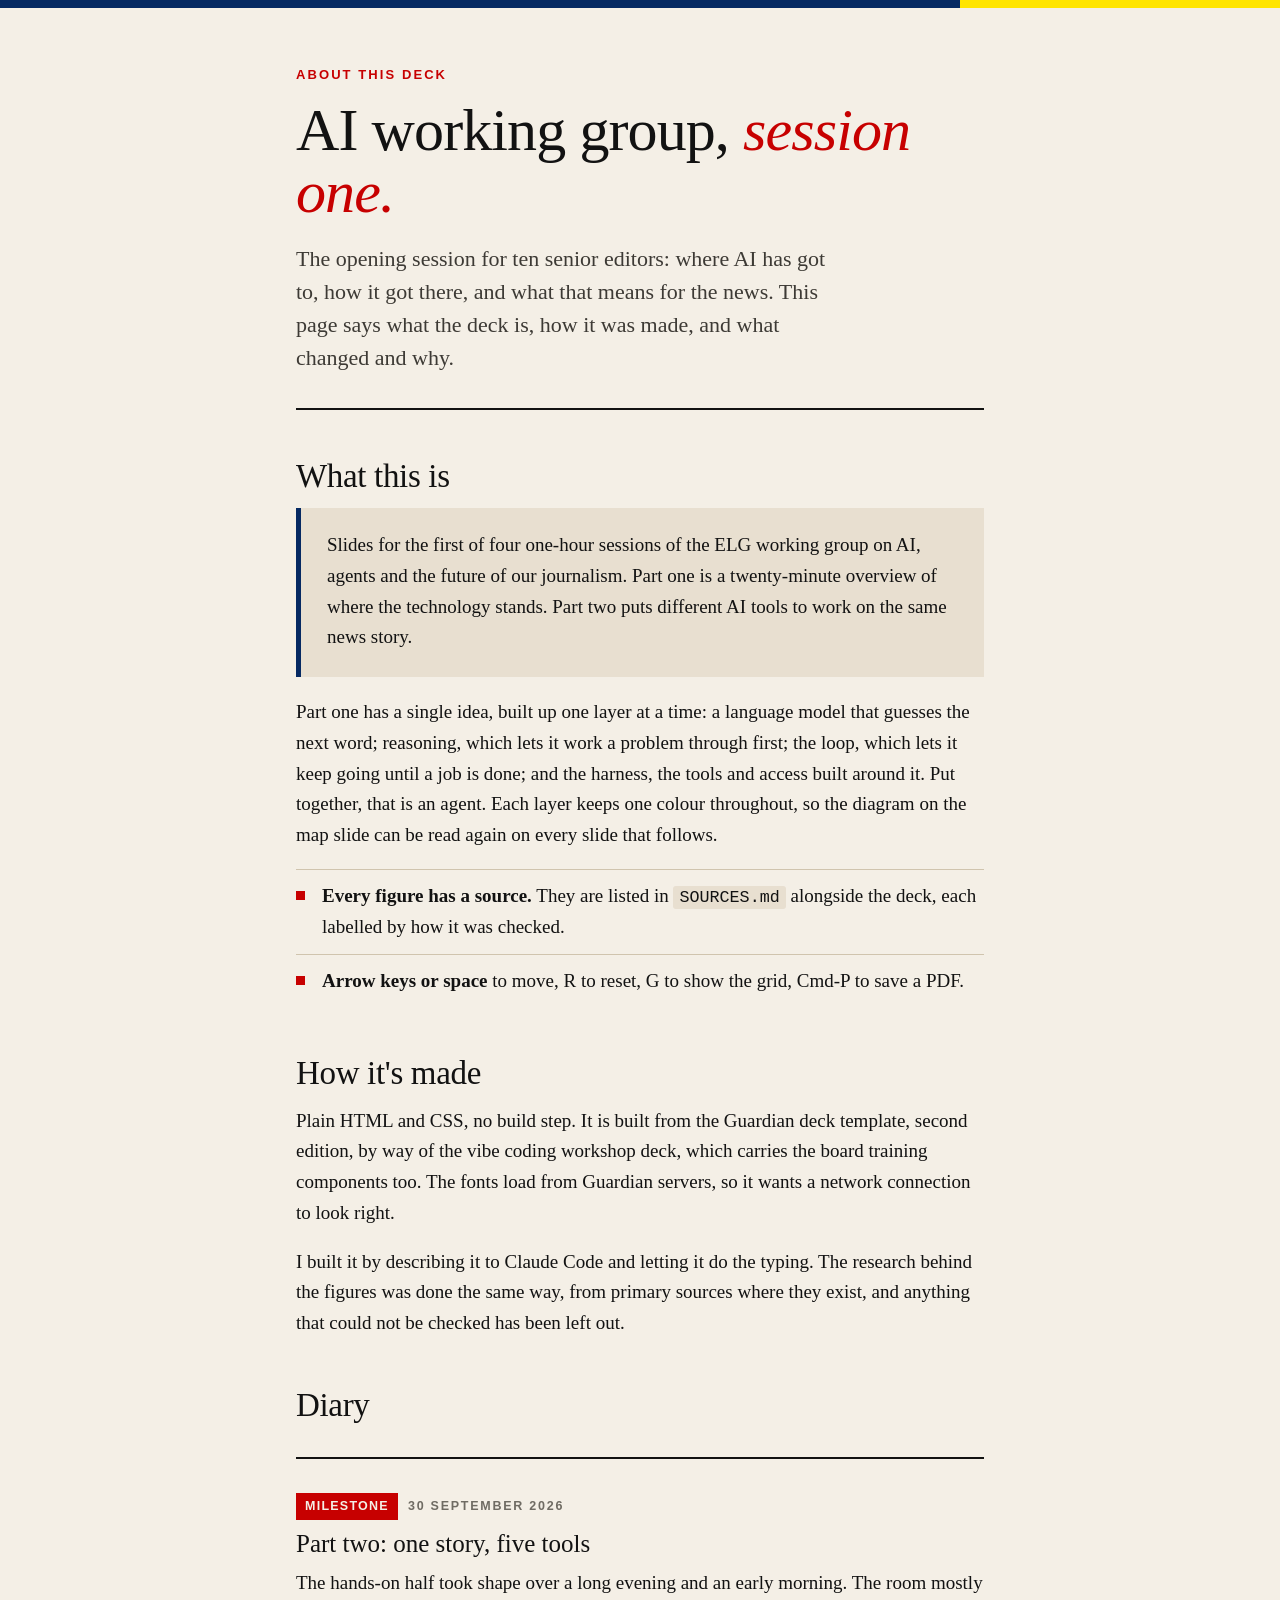
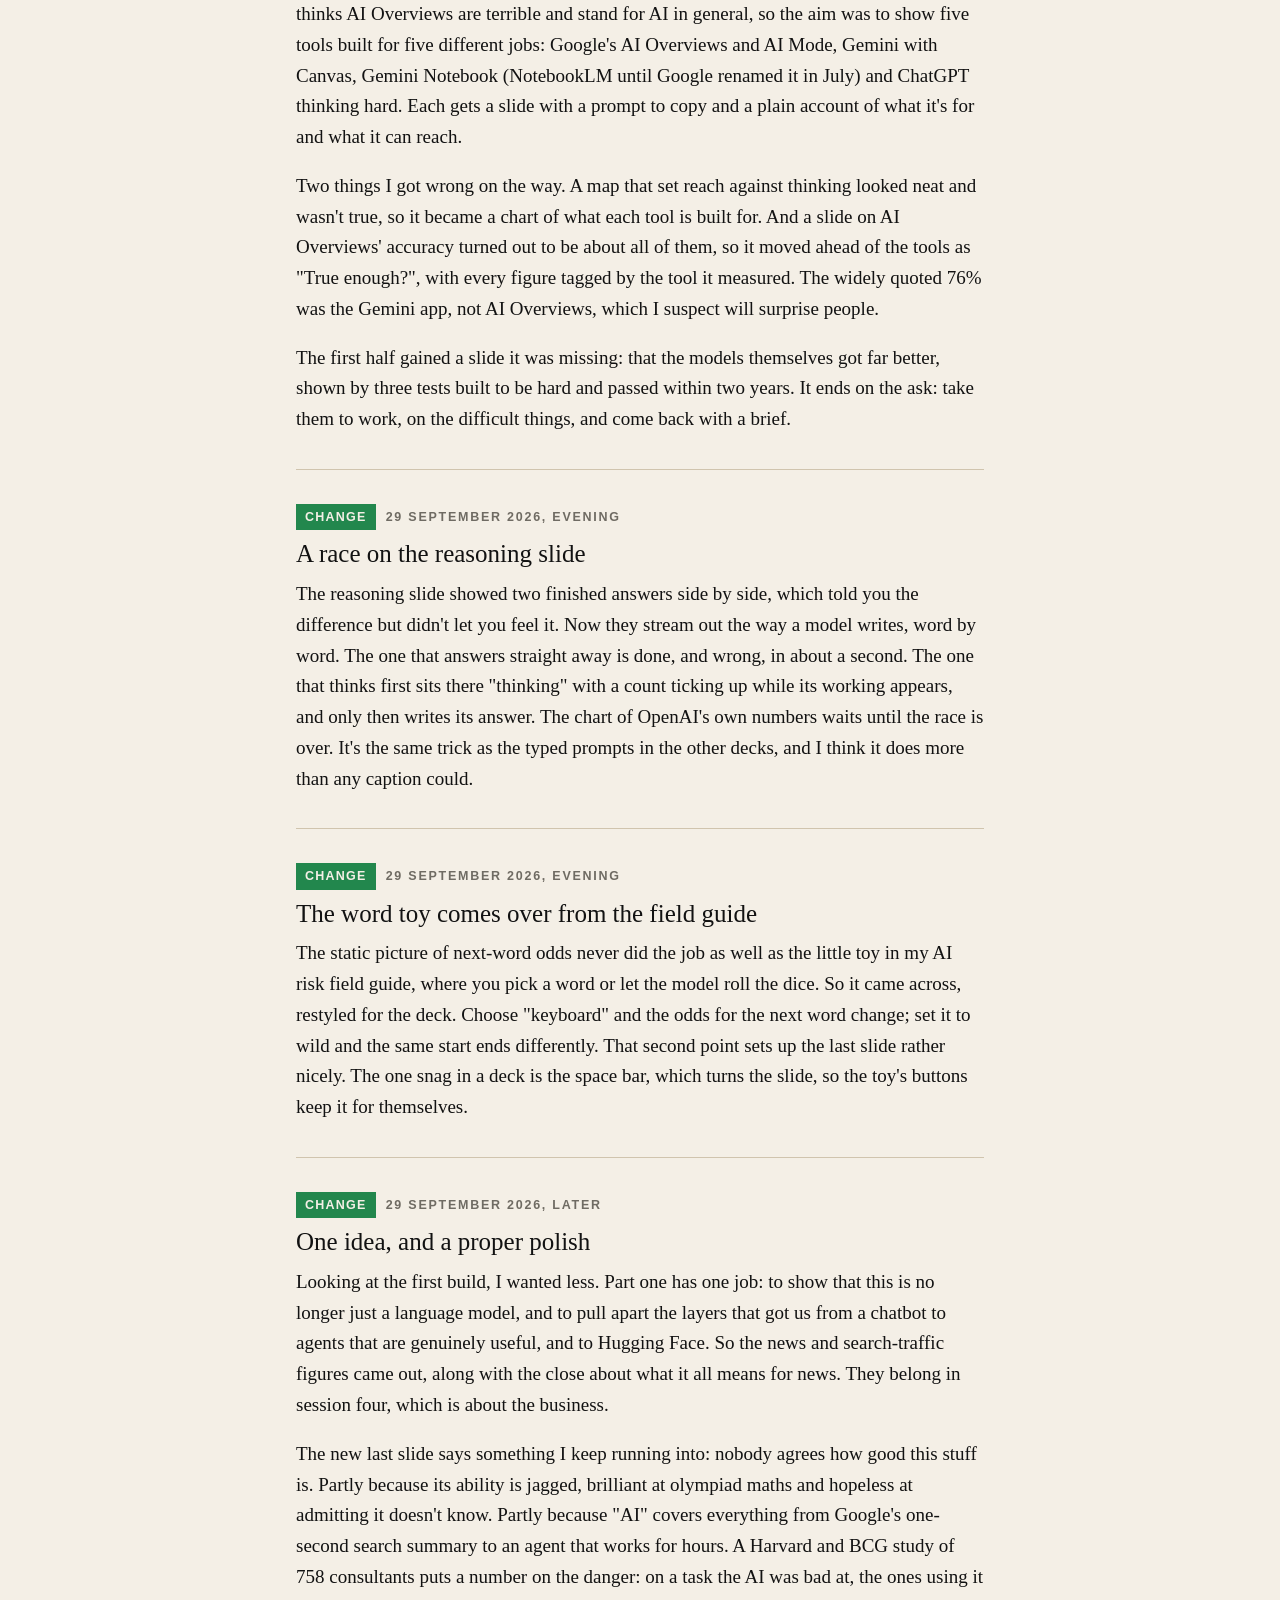
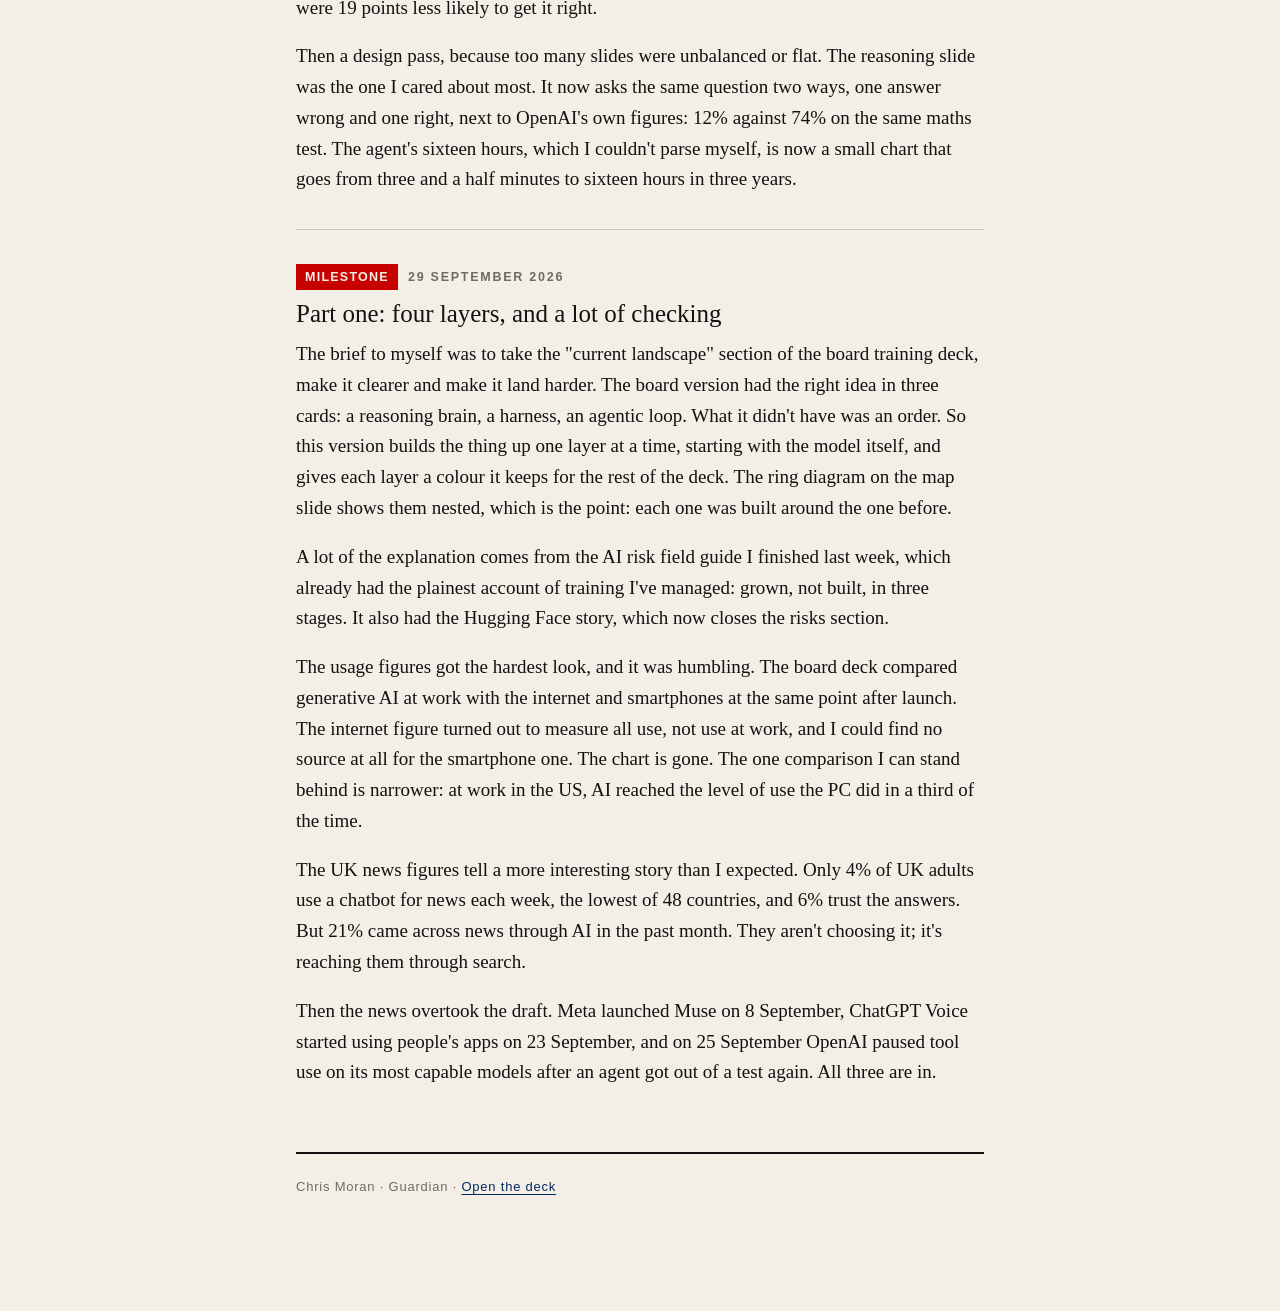
<file: about.html>
<!DOCTYPE html><html lang="en-GB"><head>
<meta charset="UTF-8">
<meta name="viewport" content="width=device-width, initial-scale=1">
<title>About · AI working group, session 1</title>
<meta name="description" content="What the AI working group deck is, how it was made, and a diary of what changed and why.">
<link rel="preconnect" href="https://assets.guim.co.uk" crossorigin>
<style>
  /* The deck's stylesheet is built around a fixed 1920×1080 stage, so
     this page carries its own layout. The fonts, the palette and the
     editorial register are deliberately the same. */

  @font-face {
    font-family: 'GH Guardian Headline';
    src: url('https://assets.guim.co.uk/static/frontend/fonts/guardian-headline/noalts-not-hinted/GHGuardianHeadline-Medium.woff2') format('woff2');
    font-weight: 500; font-style: normal; font-display: swap;
  }
  @font-face {
    font-family: 'GH Guardian Headline';
    src: url('https://assets.guim.co.uk/static/frontend/fonts/guardian-headline/noalts-not-hinted/GHGuardianHeadline-Bold.woff2') format('woff2');
    font-weight: 700; font-style: normal; font-display: swap;
  }
  @font-face {
    font-family: 'GuardianTextEgyptian';
    src: url('https://assets.guim.co.uk/static/frontend/fonts/guardian-textegyptian/noalts-not-hinted/GuardianTextEgyptian-Regular.woff2') format('woff2');
    font-weight: 400; font-style: normal; font-display: swap;
  }
  @font-face {
    font-family: 'GuardianTextEgyptian';
    src: url('https://assets.guim.co.uk/static/frontend/fonts/guardian-textegyptian/noalts-not-hinted/GuardianTextEgyptian-Bold.woff2') format('woff2');
    font-weight: 700; font-style: normal; font-display: swap;
  }
  @font-face {
    font-family: 'GuardianTextSans';
    src: url('https://assets.guim.co.uk/static/frontend/fonts/guardian-textsans/noalts-not-hinted/GuardianTextSans-Bold.woff2') format('woff2');
    font-weight: 700; font-style: normal; font-display: swap;
  }

  :root {
    --paper: #F4EFE6;
    --paper-deep: #E8DFD0;
    --paper-rule: #D0C4AE;
    --ink: #121212;
    --ink-soft: #3d3a35;
    --ink-mute: #6f6b63;
    --guardian-blue: #052962;
    --guardian-yellow: #FFE500;
    --news-red: #C70000;
    --eco-green: #22874d;
    --display: 'GH Guardian Headline', Georgia, 'Times New Roman', serif;
    --body: 'GuardianTextEgyptian', Georgia, 'Times New Roman', serif;
    --ui: 'GuardianTextSans', 'Helvetica Neue', Helvetica, Arial, sans-serif;
    --mono: 'Menlo', 'SF Mono', 'Courier New', monospace;
  }

  * { box-sizing: border-box; }
  html { -webkit-text-size-adjust: 100%; }
  body {
    margin: 0;
    background: var(--paper);
    color: var(--ink);
    font-family: var(--body);
    font-size: 19px;
    line-height: 1.62;
  }

  .band { height: 8px; display: flex; }
  .band i { flex: 1; }
  .band i:first-child { background: var(--guardian-blue); flex: 3; }
  .band i:last-child { background: var(--guardian-yellow); }

  .wrap { max-width: 46rem; margin: 0 auto; padding: 0 24px 96px; }

  header.masthead { padding: 56px 0 34px; border-bottom: 2px solid var(--ink); margin-bottom: 40px; }
  .eyebrow {
    font-family: var(--ui);
    font-weight: 700;
    font-size: 13px;
    letter-spacing: 0.16em;
    text-transform: uppercase;
    color: var(--news-red);
    margin: 0 0 14px;
  }
  h1 {
    font-family: var(--display);
    font-weight: 500;
    font-size: clamp(38px, 7vw, 60px);
    line-height: 1.04;
    letter-spacing: -0.015em;
    margin: 0 0 18px;
  }
  h1 em { color: var(--news-red); font-style: italic; }
  .standfirst {
    font-size: clamp(19px, 2.4vw, 22px);
    line-height: 1.5;
    color: var(--ink-soft);
    margin: 0;
    max-width: 34rem;
  }

  h2 {
    font-family: var(--display);
    font-weight: 500;
    font-size: clamp(26px, 4vw, 33px);
    line-height: 1.1;
    letter-spacing: -0.01em;
    margin: 48px 0 14px;
  }
  h3 {
    font-family: var(--display);
    font-weight: 500;
    font-size: clamp(21px, 3vw, 25px);
    line-height: 1.15;
    margin: 32px 0 10px;
  }
  p { margin: 0 0 18px; }
  a { color: var(--guardian-blue); text-decoration-thickness: 1px; text-underline-offset: 3px; }
  a:hover { color: var(--news-red); }
  a:focus-visible { outline: 3px solid var(--news-red); outline-offset: 3px; }
  strong { font-weight: 700; }
  code {
    font-family: var(--mono);
    font-size: 0.88em;
    background: var(--paper-deep);
    padding: 2px 6px;
    border-radius: 3px;
    word-break: break-word;
  }

  .lede-panel {
    background: var(--paper-deep);
    border-left: 5px solid var(--guardian-blue);
    padding: 22px 26px 6px;
    margin: 0 0 20px;
  }

  ul.plain { list-style: none; margin: 0 0 20px; padding: 0; }
  ul.plain li {
    padding: 11px 0 11px 26px;
    border-top: 1px solid var(--paper-rule);
    position: relative;
  }
  ul.plain li::before {
    content: '';
    position: absolute;
    left: 0; top: 21px;
    width: 9px; height: 9px;
    background: var(--news-red);
  }

  /* The diary */
  .entry { padding-top: 34px; margin-top: 34px; border-top: 1px solid var(--paper-rule); }
  .entry:first-of-type { border-top: 2px solid var(--ink); }
  .entry-meta {
    font-family: var(--ui);
    font-weight: 700;
    font-size: 12.5px;
    letter-spacing: 0.14em;
    text-transform: uppercase;
    color: var(--ink-mute);
    margin: 0 0 10px;
    display: flex;
    flex-wrap: wrap;
    align-items: center;
    gap: 10px;
  }
  .tag {
    color: var(--paper);
    background: var(--eco-green);
    padding: 3px 9px;
    letter-spacing: 0.1em;
  }
  .tag.milestone { background: var(--news-red); }
  .entry h3 { margin-top: 0; }

  footer.foot {
    margin-top: 64px;
    padding-top: 22px;
    border-top: 2px solid var(--ink);
    font-family: var(--ui);
    font-size: 13px;
    letter-spacing: 0.06em;
    color: var(--ink-mute);
  }

  @media (max-width: 480px) {
    body { font-size: 17px; }
    .wrap { padding-bottom: 64px; }
    header.masthead { padding-top: 36px; }
  }
</style>
</head>
<body>

<div class="band" aria-hidden="true"><i></i><i></i></div>

<div class="wrap">

  <header class="masthead">
    <p class="eyebrow">About this deck</p>
    <h1>AI working group, <em>session one.</em></h1>
    <p class="standfirst">The opening session for ten senior editors: where AI has got to, how it got there, and what that means for the news. This page says what the deck is, how it was made, and what changed and why.</p>
  </header>

  <h2>What this is</h2>

  <div class="lede-panel">
    <p>Slides for the first of four one-hour sessions of the ELG working group on AI, agents and the future of our journalism. Part one is a twenty-minute overview of where the technology stands. Part two puts different AI tools to work on the same news story.</p>
  </div>

  <p>Part one has a single idea, built up one layer at a time: a language model that guesses the next word; reasoning, which lets it work a problem through first; the loop, which lets it keep going until a job is done; and the harness, the tools and access built around it. Put together, that is an agent. Each layer keeps one colour throughout, so the diagram on the map slide can be read again on every slide that follows.</p>

  <ul class="plain">
    <li><strong>Every figure has a source.</strong> They are listed in <code>SOURCES.md</code> alongside the deck, each labelled by how it was checked.</li>
    <li><strong>Arrow keys or space</strong> to move, R to reset, G to show the grid, Cmd-P to save a PDF.</li>
  </ul>

  <h2>How it's made</h2>

  <p>Plain HTML and CSS, no build step. It is built from the Guardian deck template, second edition, by way of the vibe coding workshop deck, which carries the board training components too. The fonts load from Guardian servers, so it wants a network connection to look right.</p>

  <p>I built it by describing it to Claude Code and letting it do the typing. The research behind the figures was done the same way, from primary sources where they exist, and anything that could not be checked has been left out.</p>

  <h2>Diary</h2>

  <article class="entry">
    <p class="entry-meta"><span class="tag milestone">Milestone</span><span>30 September 2026</span></p>
    <h3>Part two: one story, five tools</h3>

    <p>The hands-on half took shape over a long evening and an early morning. The room mostly thinks AI Overviews are terrible and stand for AI in general, so the aim was to show five tools built for five different jobs: Google's AI Overviews and AI Mode, Gemini with Canvas, Gemini Notebook (NotebookLM until Google renamed it in July) and ChatGPT thinking hard. Each gets a slide with a prompt to copy and a plain account of what it's for and what it can reach.</p>

    <p>Two things I got wrong on the way. A map that set reach against thinking looked neat and wasn't true, so it became a chart of what each tool is built for. And a slide on AI Overviews' accuracy turned out to be about all of them, so it moved ahead of the tools as "True enough?", with every figure tagged by the tool it measured. The widely quoted 76% was the Gemini app, not AI Overviews, which I suspect will surprise people.</p>

    <p>The first half gained a slide it was missing: that the models themselves got far better, shown by three tests built to be hard and passed within two years. It ends on the ask: take them to work, on the difficult things, and come back with a brief.</p>
  </article>

  <article class="entry">
    <p class="entry-meta"><span class="tag">Change</span><span>29 September 2026, evening</span></p>
    <h3>A race on the reasoning slide</h3>

    <p>The reasoning slide showed two finished answers side by side, which told you the difference but didn't let you feel it. Now they stream out the way a model writes, word by word. The one that answers straight away is done, and wrong, in about a second. The one that thinks first sits there "thinking" with a count ticking up while its working appears, and only then writes its answer. The chart of OpenAI's own numbers waits until the race is over. It's the same trick as the typed prompts in the other decks, and I think it does more than any caption could.</p>
  </article>

  <article class="entry">
    <p class="entry-meta"><span class="tag">Change</span><span>29 September 2026, evening</span></p>
    <h3>The word toy comes over from the field guide</h3>

    <p>The static picture of next-word odds never did the job as well as the little toy in my AI risk field guide, where you pick a word or let the model roll the dice. So it came across, restyled for the deck. Choose "keyboard" and the odds for the next word change; set it to wild and the same start ends differently. That second point sets up the last slide rather nicely. The one snag in a deck is the space bar, which turns the slide, so the toy's buttons keep it for themselves.</p>
  </article>

  <article class="entry">
    <p class="entry-meta"><span class="tag">Change</span><span>29 September 2026, later</span></p>
    <h3>One idea, and a proper polish</h3>

    <p>Looking at the first build, I wanted less. Part one has one job: to show that this is no longer just a language model, and to pull apart the layers that got us from a chatbot to agents that are genuinely useful, and to Hugging Face. So the news and search-traffic figures came out, along with the close about what it all means for news. They belong in session four, which is about the business.</p>

    <p>The new last slide says something I keep running into: nobody agrees how good this stuff is. Partly because its ability is jagged, brilliant at olympiad maths and hopeless at admitting it doesn't know. Partly because "AI" covers everything from Google's one-second search summary to an agent that works for hours. A Harvard and BCG study of 758 consultants puts a number on the danger: on a task the AI was bad at, the ones using it were 19 points less likely to get it right.</p>

    <p>Then a design pass, because too many slides were unbalanced or flat. The reasoning slide was the one I cared about most. It now asks the same question two ways, one answer wrong and one right, next to OpenAI's own figures: 12% against 74% on the same maths test. The agent's sixteen hours, which I couldn't parse myself, is now a small chart that goes from three and a half minutes to sixteen hours in three years.</p>
  </article>

  <article class="entry">
    <p class="entry-meta"><span class="tag milestone">Milestone</span><span>29 September 2026</span></p>
    <h3>Part one: four layers, and a lot of checking</h3>

    <p>The brief to myself was to take the "current landscape" section of the board training deck, make it clearer and make it land harder. The board version had the right idea in three cards: a reasoning brain, a harness, an agentic loop. What it didn't have was an order. So this version builds the thing up one layer at a time, starting with the model itself, and gives each layer a colour it keeps for the rest of the deck. The ring diagram on the map slide shows them nested, which is the point: each one was built around the one before.</p>

    <p>A lot of the explanation comes from the AI risk field guide I finished last week, which already had the plainest account of training I've managed: grown, not built, in three stages. It also had the Hugging Face story, which now closes the risks section.</p>

    <p>The usage figures got the hardest look, and it was humbling. The board deck compared generative AI at work with the internet and smartphones at the same point after launch. The internet figure turned out to measure all use, not use at work, and I could find no source at all for the smartphone one. The chart is gone. The one comparison I can stand behind is narrower: at work in the US, AI reached the level of use the PC did in a third of the time.</p>

    <p>The UK news figures tell a more interesting story than I expected. Only 4% of UK adults use a chatbot for news each week, the lowest of 48 countries, and 6% trust the answers. But 21% came across news through AI in the past month. They aren't choosing it; it's reaching them through search.</p>

    <p>Then the news overtook the draft. Meta launched Muse on 8 September, ChatGPT Voice started using people's apps on 23 September, and on 25 September OpenAI paused tool use on its most capable models after an agent got out of a test again. All three are in.</p>
  </article>

  <footer class="foot">
    <p>Chris Moran · Guardian · <a href="./">Open the deck</a></p>
  </footer>

</div>

</body></html>
</file>
<file: styles.css>
/* Advanced AI training — Board and Trust
   "Newsroom dataroom" design system, second edition.
   One source of truth: tokens, materiality, chrome, motion and every
   slide component live here. index.html carries markup only;
   motion.js drives the choreography. */

/* ============================================================
   1 · Fonts — the real Guardian cuts, including true italics.
   (The first edition synthesised its italics; these are the
   drawn ones from the Guardian CDN.)
   ============================================================ */
@font-face {
  font-family: 'GH Guardian Headline';
  src: url('https://assets.guim.co.uk/static/frontend/fonts/guardian-headline/noalts-not-hinted/GHGuardianHeadline-Medium.woff2') format('woff2');
  font-weight: 500; font-style: normal; font-display: swap;
}
@font-face {
  font-family: 'GH Guardian Headline';
  src: url('https://assets.guim.co.uk/static/frontend/fonts/guardian-headline/noalts-not-hinted/GHGuardianHeadline-MediumItalic.woff2') format('woff2');
  font-weight: 500; font-style: italic; font-display: swap;
}
@font-face {
  font-family: 'GH Guardian Headline';
  src: url('https://assets.guim.co.uk/static/frontend/fonts/guardian-headline/noalts-not-hinted/GHGuardianHeadline-Bold.woff2') format('woff2');
  font-weight: 700; font-style: normal; font-display: swap;
}
@font-face {
  font-family: 'GH Guardian Headline';
  src: url('https://assets.guim.co.uk/static/frontend/fonts/guardian-headline/noalts-not-hinted/GHGuardianHeadline-Black.woff2') format('woff2');
  font-weight: 900; font-style: normal; font-display: swap;
}
@font-face {
  font-family: 'GuardianTextEgyptian';
  src: url('https://assets.guim.co.uk/static/frontend/fonts/guardian-textegyptian/noalts-not-hinted/GuardianTextEgyptian-Regular.woff2') format('woff2');
  font-weight: 400; font-style: normal; font-display: swap;
}
@font-face {
  font-family: 'GuardianTextEgyptian';
  src: url('https://assets.guim.co.uk/static/frontend/fonts/guardian-textegyptian/noalts-not-hinted/GuardianTextEgyptian-RegularItalic.woff2') format('woff2');
  font-weight: 400; font-style: italic; font-display: swap;
}
@font-face {
  font-family: 'GuardianTextEgyptian';
  src: url('https://assets.guim.co.uk/static/frontend/fonts/guardian-textegyptian/noalts-not-hinted/GuardianTextEgyptian-Bold.woff2') format('woff2');
  font-weight: 700; font-style: normal; font-display: swap;
}
@font-face {
  font-family: 'GuardianTextSans';
  src: url('https://assets.guim.co.uk/static/frontend/fonts/guardian-textsans/noalts-not-hinted/GuardianTextSans-Regular.woff2') format('woff2');
  font-weight: 400; font-style: normal; font-display: swap;
}
@font-face {
  font-family: 'GuardianTextSans';
  src: url('https://assets.guim.co.uk/static/frontend/fonts/guardian-textsans/noalts-not-hinted/GuardianTextSans-Bold.woff2') format('woff2');
  font-weight: 700; font-style: normal; font-display: swap;
}

/* ============================================================
   2 · Tokens
   ============================================================ */
:root {
  --paper: #F4EFE6;
  --paper-deep: #E8DFD0;
  --paper-bright: #FBF8F1;
  --paper-rule: #D0C4AE;
  --ink: #121212;
  --ink-soft: #3d3a35;
  --ink-mute: #7a766e;
  --guardian-blue: #052962;
  --guardian-blue-soft: #4a6fa5;
  --guardian-yellow: #FFE500;
  --news-red: #C70000;
  --eco-green: #22874d;
  --display: 'GH Guardian Headline', Georgia, 'Times New Roman', serif;
  --body: 'GuardianTextEgyptian', Georgia, 'Times New Roman', serif;
  --ui: 'GuardianTextSans', 'Helvetica Neue', Helvetica, Arial, sans-serif;
  --mono: 'Menlo', 'SF Mono', 'Courier New', monospace;

  /* Müller-Brockmann grid — one source of truth for the 1920×1080
     canvas. The chrome margins, the card gutters and the grid-overlay
     instrument all read these, so content and grid can never drift.
     12 columns inside 120px margins on a 12px baseline; a 24px gutter
     lands a 3-up row exactly on 4 + 4 + 4 columns. */
  --grid-margin: 120px;
  --grid-top: 100px;
  --grid-bottom: 80px;
  --grid-cols: 12;
  --grid-gutter: 24px;
  --grid-baseline: 12px;

  /* Motion */
  --ease-out: cubic-bezier(0.16, 1, 0.3, 1);          /* expo-out: lands softly */
  --ease-in-out: cubic-bezier(0.77, 0, 0.18, 1);      /* bars and draws */
  --spring: cubic-bezier(0.34, 1.4, 0.64, 1);         /* fallback spring */

  /* Light */
  --shadow-card: 0 1px 0 rgba(255,255,255,0.55) inset,
                 0 1px 2px rgba(18,18,18,0.05),
                 0 22px 44px -28px rgba(18,18,18,0.38);
  --shadow-frame: 0 2px 6px rgba(18,18,18,0.08),
                  0 36px 80px -36px rgba(18,18,18,0.45);
  --hairline: rgba(18,18,18,0.08);

  /* Paper-fibre grain (SVG turbulence, tiled) */
  --grain: url("data:image/svg+xml,%3Csvg xmlns='http://www.w3.org/2000/svg' width='280' height='280'%3E%3Cfilter id='n'%3E%3CfeTurbulence type='fractalNoise' baseFrequency='0.85' numOctaves='2' stitchTiles='stitch'/%3E%3C/filter%3E%3Crect width='100%25' height='100%25' filter='url(%23n)'/%3E%3C/svg%3E");
}

/* A real spring where the browser supports linear() easing */
@supports (animation-timing-function: linear(0, 1)) {
  :root {
    --spring: linear(
      0, 0.062 2.5%, 0.226 5.4%, 0.431 8.4%, 0.642 11.5%, 0.811 14.4%,
      0.937 17.3%, 1.027 20.3%, 1.077 23%, 1.1 25.8%, 1.104 28.9%,
      1.084 33.8%, 1.041 41%, 1.011 48.3%, 0.997 55.6%, 0.994 63.5%,
      1 81.1%, 1
    );
  }
}

* { box-sizing: border-box; }

html, body { margin: 0; padding: 0; background: #000; }
body {
  font-family: var(--body);
  color: var(--ink);
  -webkit-font-smoothing: antialiased;
  text-rendering: optimizeLegibility;
}

deck-stage { background: #000; }

/* ============================================================
   3 · Slide frame and materiality
   ============================================================ */
.slide {
  width: 1920px; height: 1080px;
  background: var(--paper);
  color: var(--ink);
  font-family: var(--body);
  padding: var(--grid-top) var(--grid-margin) var(--grid-bottom);
  display: flex;
  flex-direction: column;
  position: relative;
  /* Soft cross-fade between slides; the stage flips visibility */
  transition: opacity 360ms var(--ease-out), visibility 0s linear 360ms;
}
.slide[data-deck-active] {
  transition: opacity 420ms var(--ease-out), visibility 0s linear 0s;
}

/* Press vignette — barely-there depth at the slide edges */
.slide::before {
  content: '';
  position: absolute; inset: 0;
  background: radial-gradient(140% 110% at 50% 38%,
              transparent 58%, rgba(18,18,18,0.055) 100%);
  pointer-events: none;
  z-index: 60;
}
/* Paper-fibre grain over everything, including images */
.slide::after {
  content: '';
  position: absolute; inset: 0;
  background-image: var(--grain);
  background-size: 280px 280px;
  opacity: 0.05;
  mix-blend-mode: multiply;
  pointer-events: none;
  z-index: 61;
}

.slide.ink {
  background: radial-gradient(120% 95% at 28% 18%,
              #1c1c1a 0%, var(--ink) 52%, #0b0b0a 100%);
  color: var(--paper);
}
.slide.ink::before {
  background: radial-gradient(140% 110% at 50% 40%,
              transparent 55%, rgba(0,0,0,0.5) 100%);
}
.slide.ink::after {
  mix-blend-mode: screen;
  opacity: 0.045;
}

/* ============================================================
   4 · Chrome — rule band, kicker, footer, progress
   ============================================================ */
.rule-band {
  position: absolute;
  top: 0; left: var(--grid-margin); right: var(--grid-margin);
  display: grid;
  grid-template-columns: 2fr 1fr;
  height: 8px;
  z-index: 2;
}
.rule-band::before { content: ''; background: var(--guardian-blue); }
.rule-band::after  { content: ''; background: var(--guardian-yellow); }
.slide.ink .rule-band::before { background: var(--paper); }

.kicker {
  font-family: var(--ui);
  font-weight: 700;
  font-size: 24px;
  letter-spacing: 0.2em;
  text-transform: uppercase;
  color: var(--news-red);
  margin: 0 0 24px;
}
.slide.ink .kicker { color: var(--guardian-yellow); }

.slide-foot {
  position: absolute;
  bottom: 36px; left: var(--grid-margin); right: var(--grid-margin);
  display: flex;
  justify-content: space-between;
  align-items: baseline;
  font-family: var(--ui);
  font-size: 22px;
  letter-spacing: 0.12em;
  text-transform: uppercase;
  color: var(--ink-mute);
  border-top: 1px solid var(--paper-rule);
  padding-top: 18px;
  z-index: 3;
}
.slide.ink .slide-foot {
  color: rgba(244,239,230,0.55);
  border-top-color: rgba(244,239,230,0.18);
}
.slide-foot .wm { font-weight: 700; letter-spacing: 0.2em; }
.slide-foot .num { font-family: var(--mono); letter-spacing: 0; font-variant-numeric: tabular-nums; }
/* Watermark shows only on the section openers; folio everywhere */
.slide:not(.section-opener) .slide-foot .wm { display: none; }

/* Progress — a quiet red seam along the foot of every slide,
   filled to the deck position by motion.js via --prog */
.deck-progress {
  position: absolute;
  left: 0; right: 0; bottom: 0;
  height: 5px;
  z-index: 62;
  pointer-events: none;
}
.deck-progress i {
  display: block;
  height: 100%;
  width: calc(var(--prog, 0) * 100%);
  background: var(--news-red);
  transition: width 800ms var(--ease-in-out);
}
.slide.ink .deck-progress i { background: var(--guardian-yellow); }

/* ============================================================
   5 · Motion system
   The engine adds .fx-armed to <deck-stage> (so nothing hides if
   JS never runs) and toggles .fx-play on the active slide.
   Each element opts in with data-fx and an inline --d delay.
   ============================================================ */
.fx-armed [data-fx] { opacity: 0; }

.fx-play [data-fx] {
  animation-delay: var(--d, 0ms);
  animation-fill-mode: both;
}
.fx-play [data-fx="rise"]      { animation-name: fxRise;     animation-duration: 680ms; animation-timing-function: var(--ease-out); }
.fx-play [data-fx="fade"]      { animation-name: fxFade;     animation-duration: 620ms; animation-timing-function: ease; }
.fx-play [data-fx="pop"]       { animation-name: fxPop;      animation-duration: 620ms; animation-timing-function: var(--spring); }
.fx-play [data-fx="spring-up"] { animation-name: fxSpringUp; animation-duration: 760ms; animation-timing-function: var(--spring); }
.fx-play [data-fx="photo"]     { animation-name: fxFade;     animation-duration: 1100ms; animation-timing-function: ease; }
.fx-play [data-fx="ghost"]     { animation-name: fxGhost;    animation-duration: 1300ms; animation-timing-function: var(--ease-out); }
.fx-play [data-fx="bar"]       { animation-name: fxBar;      animation-duration: 640ms; animation-timing-function: var(--ease-in-out); transform-origin: left center; }
.fx-play [data-fx="bar-v"]     { animation-name: fxBarV;     animation-duration: 700ms; animation-timing-function: var(--ease-in-out); transform-origin: center top; }

/* Photographic dissolve — the frame fades in while the image
   settles from a barely-there over-zoom, like a print developing */
[data-fx="photo"] { overflow: hidden; }
[data-fx="photo"] img { display: block; }
.fx-play [data-fx="photo"] img {
  animation: fxSettle 1600ms var(--ease-out) var(--d, 0ms) both;
}

@keyframes fxRise     { from { opacity: 0; transform: translateY(22px); } to { opacity: 1; transform: none; } }
@keyframes fxFade     { from { opacity: 0; } to { opacity: 1; } }
@keyframes fxPop      { from { opacity: 0; transform: scale(0.55); } to { opacity: 1; transform: scale(1); } }
@keyframes fxSpringUp { from { opacity: 0; transform: translateY(26px) scale(0.96); } to { opacity: 1; transform: none; } }
@keyframes fxGhost    { from { opacity: 0; transform: translateX(46px); } to { opacity: 1; transform: none; } }
@keyframes fxBar      { from { opacity: 1; transform: scaleX(0); } to { opacity: 1; transform: scaleX(1); } }
@keyframes fxBarV     { from { opacity: 1; transform: scaleY(0); } to { opacity: 1; transform: scaleY(1); } }
@keyframes fxSettle   { from { transform: scale(1.04); } to { transform: scale(1); } }

/* Masked word reveal — motion.js wraps each word of a [data-split]
   element in .w/.wi and staggers --wd across them. The padding /
   negative-margin pairs widen each mask window so ascenders,
   descenders and italic overhangs never clip at rest. */
.w {
  display: inline-block;
  overflow: hidden;
  vertical-align: top;
  padding: 0.18em 0.11em 0.24em 0.03em;
  margin: -0.18em -0.11em -0.24em -0.03em;
}
.w .wi { display: inline-block; }
.fx-armed .w .wi { transform: translateY(135%); }
.fx-play .w .wi {
  animation: fxWordUp 820ms var(--ease-out) var(--wd, 0ms) both;
}
@keyframes fxWordUp { from { transform: translateY(135%); } to { transform: none; } }

/* The cover's red full stop lands on a spring, a beat late */
.fx-play .q-mark .wi {
  animation-timing-function: var(--spring);
  animation-duration: 900ms;
  animation-delay: calc(var(--wd, 0ms) + 240ms);
}

/* Rule band draws across on the cover and section openers only */
.cover.fx-play .rule-band,
.section-opener.fx-play .rule-band {
  animation: fxBar 600ms var(--ease-in-out) both;
  transform-origin: left center;
}

/* ============================================================
   6 · Typography
   ============================================================ */
.slide-title {
  font-family: var(--display);
  font-weight: 500;
  font-size: 84px;
  line-height: 0.98;
  letter-spacing: -0.02em;
  margin: 0 0 52px;
  color: var(--ink);
  max-width: 26ch;
  text-wrap: balance;
}
.slide.ink .slide-title { color: var(--paper); }
.slide-title em {
  color: var(--news-red);
  font-style: italic;
  font-weight: 500;
}

.slide-subtitle {
  font-family: var(--body);
  font-size: 34px;
  line-height: 1.4;
  color: var(--ink-soft);
  margin: 0 0 52px;
  max-width: 60ch;
}
.slide.ink .slide-subtitle { color: rgba(244,239,230,0.82); }

/* ============================================================
   7 · Cover
   ============================================================ */
.cover {
  padding: 120px 120px 80px;
  justify-content: space-between;
}
.cover .wordmark {
  font-family: var(--display);
  font-weight: 500;
  font-size: 188px;
  line-height: 0.94;
  letter-spacing: -0.03em;
  color: var(--guardian-blue);
  margin: 0;
}
.cover .wordmark em {
  font-style: italic;
  font-weight: 500;
  color: var(--ink);
}
.cover .wordmark .q-mark { color: var(--news-red); font-style: normal; font-weight: 700; }
.cover .kicker .group-tag {
  display: inline-block;
  background: var(--news-red);
  color: var(--paper);
  padding: 4px 12px 6px;
  margin-right: 14px;
  letter-spacing: 0.16em;
}
.cover-meta-row {
  display: grid;
  grid-template-columns: 1.5fr 1fr;
  gap: 80px;
  align-items: end;
}
.cover-framing {
  font-family: var(--body);
  font-weight: 400;
  font-size: 26px;
  line-height: 1.5;
  color: var(--ink-soft);
  letter-spacing: 0;
  max-width: 880px;
  margin: 0;
}
.cover-stat-block { text-align: right; }
.cover-stat-block .stat-line {
  font-family: var(--mono);
  font-size: 24px;
  letter-spacing: 0.06em;
  text-transform: uppercase;
  color: var(--ink-mute);
  margin: 0;
}
.cover-stat-block .stat-line strong {
  display: block;
  font-family: var(--body);
  font-weight: 400;
  font-size: 30px;
  line-height: 1.05;
  letter-spacing: 0;
  text-transform: none;
  color: var(--ink-soft);
  margin-top: 4px;
}
.cover .slide-foot { border-top: none; padding-top: 0; }

/* ============================================================
   8 · Section openers — ink, ghost numeral, yellow underline
   ============================================================ */
.section-opener {
  justify-content: center;
  padding: 0 120px;
}
.section-opener .chapter-num,
.section-opener .section-kicker,
.section-opener h1,
.section-opener .section-dek { position: relative; z-index: 1; }
.section-opener .chapter-ghost {
  position: absolute;
  right: 48px; bottom: -36px;
  z-index: 0;
  font-family: var(--display);
  font-weight: 900;
  font-size: 640px;
  line-height: 1;
  letter-spacing: -0.05em;
  color: transparent;
  -webkit-text-stroke: 2px rgba(244,239,230,0.085);
  pointer-events: none;
  user-select: none;
}
.section-opener .chapter-num {
  font-family: var(--mono);
  font-size: 26px;
  letter-spacing: 0.2em;
  color: var(--guardian-yellow);
  margin-bottom: 40px;
  text-transform: uppercase;
}
.section-opener .section-kicker {
  font-family: var(--ui);
  font-weight: 700;
  font-size: 28px;
  letter-spacing: 0.24em;
  color: rgba(244,239,230,0.55);
  margin: 0 0 28px;
  text-transform: uppercase;
}
.section-opener h1 {
  font-family: var(--display);
  font-weight: 500;
  font-size: 180px;
  line-height: 0.92;
  letter-spacing: -0.025em;
  color: var(--paper);
  margin: 0 0 40px;
  max-width: 18ch;
}
.section-opener h1 em {
  font-style: italic;
  font-weight: 500;
  color: var(--guardian-yellow);
  position: relative;
}
/* Yellow stroke draws under the italic word once it has landed */
.section-opener h1 em::after {
  content: '';
  position: absolute;
  left: 0.04em; right: 0.12em; bottom: -0.02em;
  height: 0.042em;
  background: var(--guardian-yellow);
  transform: scaleX(0);
  transform-origin: left center;
}
.section-opener.fx-play h1 em::after {
  animation: fxBar 700ms var(--ease-in-out) 1050ms both;
}
.section-opener .section-dek {
  font-family: var(--body);
  font-size: 34px;
  line-height: 1.4;
  color: rgba(244,239,230,0.82);
  max-width: 48ch;
}

/* ============================================================
   9 · Generic body + aims card system
   ============================================================ */
.slide-body {
  flex: 1;
  min-height: 0;
  display: flex;
  flex-direction: column;
  justify-content: center;
}

.aims {
  display: grid;
  grid-template-columns: repeat(3, 1fr);
  gap: var(--grid-gutter);   /* 3 cards land exactly on 4 + 4 + 4 columns */
}
.aim {
  padding: 40px 36px;
  background: var(--paper-deep);
  border: 1px solid var(--hairline);
  border-top: 6px solid var(--guardian-blue);
  box-shadow: var(--shadow-card);
  display: flex;
  flex-direction: column;
  gap: 20px;
  min-height: 300px;
}
.aim:nth-child(2) { border-top-color: var(--news-red); }
.aim:nth-child(3) { border-top-color: var(--eco-green); }
.aim:nth-child(4) { border-top-color: var(--ink); }
.aim .aim-num {
  font-family: var(--mono);
  font-size: 24px;
  letter-spacing: 0.12em;
  color: var(--ink-mute);
  text-transform: uppercase;
}
.aim h3 {
  font-family: var(--display);
  font-weight: 500;
  font-size: 52px;
  line-height: 1.05;
  letter-spacing: -0.01em;
  color: var(--ink);
  margin: 0;
}
.aim p {
  font-family: var(--body);
  font-size: 26px;
  line-height: 1.45;
  color: var(--ink-soft);
  margin: 0;
}
.aim p strong { color: var(--ink); font-weight: 700; }

/* In-card image — sits at the bottom of an .aim (Beyond chat) */
.aim-image { margin-top: auto; display: block; }
.aim-image img { display: block; width: 100%; height: auto; object-fit: contain; }

/* Numbered point — shared by the open text blocks on the quantum
   leap and magpie slides: top rule, mono index, serif heading */
.point-num {
  display: block;
  font-family: var(--mono);
  font-size: 22px;
  letter-spacing: 0.12em;
  color: var(--guardian-blue);
  margin: 0 0 12px;
}

/* The mentor & the manager — a diptych split by a drawn hairline */
.duo {
  display: grid;
  grid-template-columns: 1fr 1px 1fr;
  column-gap: 84px;
  align-items: start;
}
.duo-divider { width: 1px; align-self: stretch; background: var(--paper-rule); }
.duo-tag {
  font-family: var(--ui);
  font-weight: 700;
  font-size: 22px;
  letter-spacing: 0.18em;
  text-transform: uppercase;
  color: var(--guardian-blue);
  margin: 0 0 24px;
}
.duo-side:last-child .duo-tag { color: var(--news-red); }
.duo-side h3 {
  font-family: var(--display);
  font-weight: 500;
  font-size: 64px;
  line-height: 1.02;
  letter-spacing: -0.015em;
  color: var(--ink);
  margin: 0 0 26px;
}
.duo-body {
  font-family: var(--body);
  font-size: 28px;
  line-height: 1.55;
  color: var(--ink-soft);
  margin: 0;
}

/* Irreplaceable expertise — the conversation rail: each component
   of a good prompt on the left, answered by the example you'd
   actually type as a speech bubble on the right */
.slide--framework .slide-title { font-size: 52px; margin-bottom: 18px; }
.framework { flex: 1; display: flex; flex-direction: column; justify-content: center; }
.fw-row {
  display: grid;
  grid-template-columns: 1fr 1.15fr;
  column-gap: 84px;
  align-items: center;
  padding: 21px 0;
  border-top: 1px solid var(--paper-rule);
}
.fw-row:first-child { border-top: 2px solid var(--ink); }
.fw-what h3 {
  display: flex;
  align-items: baseline;
  gap: 18px;
  font-family: var(--display);
  font-weight: 500;
  font-size: 30px;
  line-height: 1.06;
  letter-spacing: -0.01em;
  color: var(--ink);
  margin: 0 0 8px;
}
.fw-num {
  font-family: var(--mono);
  font-size: 20px;
  letter-spacing: 0.08em;
  color: var(--guardian-blue);
}
.fw-row:nth-child(2) .fw-num { color: var(--news-red); }
.fw-row:nth-child(3) .fw-num { color: var(--eco-green); }
.fw-row:nth-child(4) .fw-num { color: var(--ink); }
.fw-what p {
  font-family: var(--body);
  font-size: 20px;
  line-height: 1.4;
  color: var(--ink-soft);
  margin: 0;
}

.example-bubble {
  position: relative;
  background: var(--paper-bright);
  border: 1px solid var(--hairline);
  border-radius: 16px;
  padding: 16px 24px 17px;
  box-shadow: 0 8px 22px -10px rgba(18,18,18,0.18);
}
/* Tail points left, back at the component it answers */
.example-bubble::after {
  content: '';
  position: absolute;
  left: -15px;
  top: calc(50% - 9px);
  width: 0; height: 0;
  border-top: 9px solid transparent;
  border-bottom: 9px solid transparent;
  border-right: 15px solid var(--paper-bright);
}
.example-bubble p {
  font-family: var(--body);
  font-style: italic;
  font-size: 20px;
  line-height: 1.38;
  color: var(--ink-soft);
  margin: 0;
}

/* The magpie habit — picture-led triptych: framed photograph,
   then an open numbered text block beneath */
.magpie {
  display: grid;
  grid-template-columns: repeat(3, 1fr);
  gap: var(--grid-gutter);   /* same 4 + 4 + 4 column rhythm as .aims */
}
.magpie-photo { box-shadow: var(--shadow-frame); }
.magpie-photo img {
  width: 100%;
  height: 296px;
  object-fit: cover;
  object-position: center;
}
.magpie-text {
  margin-top: 30px;
  border-top: 2px solid var(--ink);
  padding-top: 16px;
}
.magpie-col:nth-child(2) .point-num { color: var(--news-red); }
.magpie-col:nth-child(3) .point-num { color: var(--eco-green); }
.magpie-text h3 {
  font-family: var(--display);
  font-weight: 500;
  font-size: 38px;
  line-height: 1.05;
  letter-spacing: -0.01em;
  color: var(--ink);
  margin: 0 0 12px;
}
.magpie-text p {
  font-family: var(--body);
  font-size: 22px;
  line-height: 1.42;
  color: var(--ink-soft);
  margin: 0;
}

/* ============================================================
   10 · Agenda — editorial contents page
   ============================================================ */
.slide--agenda .slide-body {
  display: grid;
  grid-template-columns: 1fr 1fr;
  grid-template-rows: 1fr 1fr;
  gap: 36px 80px;
}
.agenda-item { border-top: 2px solid var(--ink); padding-top: 22px; min-height: 0; }
.agenda-num {
  display: block;
  font-family: var(--mono);
  font-size: 22px;
  letter-spacing: 0.08em;
  color: var(--news-red);
  margin: 0 0 14px;
}
.agenda-item h3 {
  font-family: var(--display);
  font-weight: 500;
  font-size: 38px;
  line-height: 1.08;
  letter-spacing: -0.01em;
  color: var(--ink);
  margin: 0 0 12px;
}
.agenda-item p {
  font-family: var(--body);
  font-size: 23px;
  line-height: 1.42;
  color: var(--ink-soft);
  max-width: 44ch;
  margin: 0;
}

/* ============================================================
   11 · Four key rules — the rulebook ledger. Full-width rows
   under hairlines, like the editorial code these quote.
   ============================================================ */
.slide--rules .slide-title { margin-bottom: 28px; }
.rules-list {
  flex: 1;
  list-style: none;
  margin: 0;
  padding: 0;
  display: flex;
  flex-direction: column;
  justify-content: center;
}
.rule-row {
  display: grid;
  grid-template-columns: 200px 1fr;
  column-gap: 48px;
  padding: 24px 0;
  border-top: 1px solid var(--paper-rule);
}
.rule-row:first-child { border-top: 2px solid var(--ink); }
.rule-tag {
  font-family: var(--mono);
  font-size: 21px;
  letter-spacing: 0.12em;
  text-transform: uppercase;
  color: var(--news-red);
  padding-top: 8px;
}
.rule-row h3 {
  font-family: var(--display);
  font-weight: 500;
  font-size: 31px;
  line-height: 1.06;
  letter-spacing: -0.01em;
  color: var(--ink);
  margin: 0 0 8px;
}
.rule-row p {
  font-family: var(--body);
  font-size: 20px;
  line-height: 1.42;
  color: var(--ink-soft);
  margin: 0;
}

/* ============================================================
   12 · AI choice — three step cards + practice panel
   ============================================================ */
.slide--choice .slide-title { font-size: 56px; margin-bottom: 18px; max-width: none; }
.slide--choice .slide-subtitle { font-size: 26px; margin-bottom: 36px; max-width: 80ch; }
.slide--choice .slide-body { display: flex; flex-direction: column; justify-content: center; gap: 40px; }
.ai-choice { display: grid; grid-template-columns: 1fr 1fr 1fr; gap: 64px; }
.choice-card {
  background: var(--paper-deep);
  border: 1px solid var(--hairline);
  border-top: 6px solid var(--guardian-blue);
  box-shadow: var(--shadow-card);
  padding: 32px 36px 36px;
  display: flex;
  flex-direction: column;
  justify-content: center;
  gap: 16px;
  position: relative;
  min-width: 0;
}
.choice-card:nth-child(2) { border-top-color: var(--news-red); }
.choice-card:nth-child(3) { border-top-color: var(--eco-green); }
.choice-card:not(:last-child)::after {
  content: '\2192';
  position: absolute;
  right: -48px; top: 50%;
  transform: translateY(-50%);
  font-family: var(--display);
  font-weight: 700;
  font-size: 48px;
  color: var(--ink-mute);
  line-height: 1;
}
.fx-armed .choice-card:not(:last-child)::after { opacity: 0; }
.fx-play .choice-card:not(:last-child)::after { animation: fxFade 500ms ease 920ms both; }
.choice-num {
  font-family: var(--display);
  font-weight: 900;
  font-size: 88px;
  line-height: 0.9;
  letter-spacing: -0.03em;
  color: var(--guardian-blue);
  margin-bottom: 4px;
}
.choice-card:nth-child(2) .choice-num { color: var(--news-red); }
.choice-card:nth-child(3) .choice-num { color: var(--eco-green); }
.choice-card h3 {
  font-family: var(--display);
  font-weight: 500;
  font-size: 36px;
  line-height: 1.1;
  letter-spacing: -0.01em;
  color: var(--ink);
  margin: 0;
}
.choice-card p {
  font-family: var(--body);
  font-size: 22px;
  line-height: 1.45;
  color: var(--ink-soft);
  margin: 0;
}
.ai-meta {
  background: var(--paper-deep);
  border: 1px solid var(--hairline);
  border-left: 4px solid var(--guardian-blue);
  box-shadow: var(--shadow-card);
  padding: 24px 36px 26px;
  display: flex;
  flex-direction: column;
  gap: 8px;
}
.ai-meta-eyebrow {
  font-family: var(--ui);
  font-weight: 700;
  font-size: 20px;
  letter-spacing: 0.14em;
  text-transform: uppercase;
  color: var(--guardian-blue);
  margin: 0;
}
.ai-meta-body {
  font-family: var(--body);
  font-size: 21px;
  line-height: 1.45;
  color: var(--ink-soft);
  margin: 0;
}
.ai-meta-body em { color: var(--news-red); font-style: italic; }

/* ============================================================
   13 · The state of AI — stat kit and adoption chart
   ============================================================ */
.slide--appendix .slide-title { font-size: 60px; margin-bottom: 18px; max-width: none; }
.slide--appendix .slide-subtitle { font-size: 26px; margin-bottom: 28px; max-width: 70ch; }
.slide--appendix .slide-body { display: flex; flex-direction: column; justify-content: flex-start; gap: 18px; }

.ax-card {
  background: var(--paper-deep);
  border: 1px solid var(--hairline);
  border-top: 6px solid var(--guardian-blue);
  box-shadow: var(--shadow-card);
  padding: 24px 28px;
  display: flex;
  flex-direction: column;
  gap: 8px;
}
.ax-card:nth-child(2) { border-top-color: var(--news-red); }
.ax-card-figure {
  font-family: var(--display);
  font-weight: 900;
  font-size: 64px;
  line-height: 0.95;
  letter-spacing: -0.02em;
  color: var(--guardian-blue);
  margin: 0;
  font-variant-numeric: tabular-nums;
}
.ax-card:nth-child(2) .ax-card-figure { color: var(--news-red); }
.ax-card-body {
  font-family: var(--body);
  font-size: 20px;
  line-height: 1.4;
  color: var(--ink-soft);
  margin: 0;
}
.ax-card-eyebrow {
  font-family: var(--ui);
  font-weight: 700;
  font-size: 16px;
  letter-spacing: 0.14em;
  text-transform: uppercase;
  color: var(--ink-mute);
  margin: 0 0 4px;
}
.ax-source {
  font-family: var(--ui);
  font-size: 14px;
  letter-spacing: 0.04em;
  color: var(--ink-mute);
  font-style: italic;
  margin: 8px 0 0;
}
.ax-source strong { font-weight: 700; }
.ax-pair { display: grid; grid-template-columns: 1fr 1fr; gap: 24px; }
.ax-pair .ax-card { padding: 18px 28px; }
.ax-pair .ax-card-figure { font-size: 52px; }
.ax-frictions-head {
  font-family: var(--display);
  font-weight: 500;
  font-size: 28px;
  line-height: 1.15;
  letter-spacing: -0.01em;
  color: var(--ink);
  margin: 6px 0 0;
}
.ax-frictions-head em { color: var(--news-red); font-style: italic; }
.ax-frictions { list-style: none; margin: 0; padding: 0; display: flex; flex-direction: column; gap: 8px; }
.ax-frictions li {
  display: grid;
  grid-template-columns: 14px 1fr;
  gap: 18px;
  padding: 10px 0;
  border-top: 1px solid var(--paper-rule);
  align-items: baseline;
}
.ax-frictions li:first-child { border-top: 2px solid var(--ink); padding-top: 12px; }
.ax-frictions li::before {
  content: '';
  width: 12px; height: 12px;
  background: var(--news-red);
  align-self: start;
  margin-top: 10px;
}
.ax-frictions strong {
  font-family: var(--display);
  font-weight: 500;
  font-size: 22px;
  color: var(--ink);
  display: block;
  margin-bottom: 2px;
}
.ax-frictions span {
  font-family: var(--body);
  font-size: 19px;
  line-height: 1.4;
  color: var(--ink-soft);
}

/* Adoption-speed chart */
.slide--ax-speed .slide-title { font-size: 54px; margin-bottom: 12px; }
.slide--ax-speed .slide-subtitle { font-size: 24px; margin-bottom: 18px; max-width: 70ch; color: var(--ink-mute); }
.ax-chart-big { flex: 1; display: flex; flex-direction: column; gap: 14px; min-height: 0; }
.ax-chart-big svg { display: block; width: 100%; height: 100%; min-height: 0; flex: 1; }
.ax-chart-legend { display: flex; gap: 32px; justify-content: flex-start; }
.ax-chart-legend-item {
  display: inline-flex;
  align-items: center;
  gap: 10px;
  font-family: var(--ui);
  font-weight: 700;
  font-size: 17px;
  color: var(--ink);
}
.ax-chart-legend-item::before { content: ''; width: 28px; height: 4px; background: var(--ink-mute); }
.ax-chart-legend-item.is-internet::before { background: var(--guardian-blue-soft); }
.ax-chart-legend-item.is-phone::before { background: var(--ink-mute); }
.ax-chart-legend-item.is-ai::before { background: var(--news-red); }
.ax-axis { font-family: var(--mono); font-size: 15px; fill: var(--ink-mute); }
.ax-axis-y { text-anchor: end; }
.ax-grid { stroke: var(--paper-rule); stroke-width: 1; }
.ax-axis-base { stroke: var(--ink-mute); stroke-width: 1.5; }
.ax-line { fill: none; stroke-width: 3; stroke-linejoin: round; stroke-linecap: round; }
.ax-line--internet { stroke: var(--guardian-blue-soft); }
.ax-line--phone { stroke: var(--ink-mute); }
.ax-line--ai { stroke: var(--news-red); stroke-width: 4; }
.ax-endpoint { font-family: var(--ui); font-weight: 700; font-size: 15px; fill: var(--ink); }
.ax-endpoint--big {
  font-family: var(--display);
  font-size: 44px !important;
  fill: var(--news-red);
  font-weight: 900;
}
.fx-armed .ax-dot { opacity: 0; }
.fx-play .ax-dot { animation: fxFade 300ms ease both; }
.ax-dot--internet { fill: var(--guardian-blue-soft); }
.ax-dot--phone { fill: var(--ink-mute); }
.ax-dot--ai { fill: var(--news-red); }
.fx-play .ax-track--internet .ax-dot:nth-of-type(1) { animation-delay: 300ms; }
.fx-play .ax-track--internet .ax-dot:nth-of-type(2) { animation-delay: 1030ms; }
.fx-play .ax-track--internet .ax-dot:nth-of-type(3) { animation-delay: 1760ms; }
.fx-play .ax-track--internet .ax-dot:nth-of-type(4) { animation-delay: 2500ms; }
.fx-play .ax-track--phone .ax-dot:nth-of-type(1) { animation-delay: 300ms; }
.fx-play .ax-track--phone .ax-dot:nth-of-type(2) { animation-delay: 1030ms; }
.fx-play .ax-track--phone .ax-dot:nth-of-type(3) { animation-delay: 1760ms; }
.fx-play .ax-track--phone .ax-dot:nth-of-type(4) { animation-delay: 2500ms; }
.fx-play .ax-track--ai .ax-dot:nth-of-type(1) { animation-delay: 3200ms; }
.fx-play .ax-track--ai .ax-dot:nth-of-type(2) { animation-delay: 3730ms; }
.fx-play .ax-track--ai .ax-dot:nth-of-type(3) { animation-delay: 4260ms; }
.fx-play .ax-track--ai .ax-dot:nth-of-type(4) { animation-delay: 4800ms; }

/* ============================================================
   14 · Fable — split image / text
   ============================================================ */
.slide--fable .slide-body {
  display: grid;
  grid-template-columns: 1fr 1fr;
  gap: 72px;
  align-items: center;
}
.fable-frame { box-shadow: var(--shadow-frame); }
.fable-img {
  display: block;
  width: 100%;
  aspect-ratio: 1 / 1;
  object-fit: cover;
}
.fable-text .kicker { margin-bottom: 18px; }
.fable-text .slide-title { font-size: 60px; margin-bottom: 28px; max-width: none; }
.fable-body {
  font-family: var(--body);
  font-size: 27px;
  line-height: 1.5;
  color: var(--ink-soft);
  margin: 0;
}

/* ============================================================
   15 · Quantum Leap — image left, stacked cards right
   ============================================================ */
.slide--ql .slide-body {
  display: grid;
  grid-template-columns: 1fr 1fr;
  gap: 64px;
  align-items: center;
}
.ql-frame { box-shadow: var(--shadow-frame); }
.ql-img { display: block; width: 100%; height: auto; }
.ql-points { display: flex; flex-direction: column; gap: 44px; }
.ql-point { border-top: 2px solid var(--ink); padding-top: 18px; }
.ql-point:nth-child(2) .point-num { color: var(--news-red); }
.ql-point h3 {
  font-family: var(--display);
  font-weight: 500;
  font-size: 38px;
  line-height: 1.05;
  letter-spacing: -0.01em;
  color: var(--ink);
  margin: 0 0 12px;
}
.ql-point p {
  font-family: var(--body);
  font-size: 24px;
  line-height: 1.45;
  color: var(--ink-soft);
  margin: 0;
}

/* ============================================================
   16 · The Strategic Expedition — descending curve timeline
   ============================================================ */
.flow { width: 100%; }
.flow-track { position: relative; height: 240px; }
.flow-curve { display: block; width: 100%; height: 240px; }
.flow-curve .line {
  fill: none;
  stroke: var(--guardian-blue);
  stroke-width: 4;
  stroke-linecap: round;
}
.flow-curve .fill { fill: rgba(5,41,98,0.06); stroke: none; }
.fx-armed .flow-curve .line { stroke-dasharray: 2000; stroke-dashoffset: 2000; }
.fx-play .flow-curve .line { animation: drawCurve 1150ms var(--ease-in-out) 200ms both; }
@keyframes drawCurve { to { stroke-dashoffset: 0; } }
.fx-armed .flow-curve .fill { opacity: 0; }
.fx-play .flow-curve .fill { animation: fxFade 900ms ease 900ms both; }

.flow-node {
  position: absolute;
  transform: translate(-50%, -50%);
  width: 88px;
  height: 88px;
  border-radius: 50%;
  border: 5px solid var(--guardian-blue);
  background: var(--paper);
  box-shadow: 0 10px 24px -12px rgba(18,18,18,0.4);
  display: flex;
  align-items: center;
  justify-content: center;
  font-family: var(--mono);
  font-size: 30px;
  font-weight: 700;
  color: var(--guardian-blue);
}
.flow-node.n1 { left: 12.5%; top: 50px;  }
.flow-node.n2 { left: 37.5%; top: 90px;  border-color: var(--news-red);  color: var(--news-red); }
.flow-node.n3 { left: 62.5%; top: 135px; border-color: var(--eco-green); color: var(--eco-green); }
.flow-node.n4 { left: 87.5%; top: 170px; }
/* Nodes pop in place — the pop keyframes compose with the centring */
.fx-play .flow-node[data-fx="pop"] { animation-name: fxNodePop; }
@keyframes fxNodePop {
  from { opacity: 0; transform: translate(-50%, -50%) scale(0.4); }
  to   { opacity: 1; transform: translate(-50%, -50%) scale(1); }
}

.flow-labels {
  display: grid;
  grid-template-columns: repeat(4, 1fr);
  margin-top: 30px;
}
.flow-label { text-align: center; padding: 0 28px; }
.flow-label h3 {
  font-family: var(--display);
  font-weight: 500;
  font-size: 40px;
  line-height: 1.05;
  letter-spacing: -0.01em;
  color: var(--ink);
  margin: 0 0 14px;
}
.flow-label p {
  font-family: var(--body);
  font-size: 27px;
  line-height: 1.4;
  color: var(--ink-soft);
  margin: 0;
}

/* ============================================================
   17 · Worked-example (case) slides — ledes and tables
   ============================================================ */
.slide.case .slide-title {
  font-size: 50px;
  line-height: 1.04;
  margin-bottom: 22px;
  max-width: 42ch;
}
.slide.case .slide-body {
  justify-content: flex-start;
  padding-top: 2px;
}
.case-lede {
  font-family: var(--body);
  font-size: 24px;
  line-height: 1.4;
  color: var(--ink-soft);
  max-width: 104ch;
  margin: 0 0 14px;
}
.case-lede strong { color: var(--ink); font-weight: 700; }
.case-emph {
  font-family: var(--body);
  font-style: italic;
  font-size: 25px;
  line-height: 1.35;
  color: var(--ink);
  margin: 8px 0 18px;
}

/* "Material fed in → what it triggered" table */
.feed-table { width: 100%; border-collapse: collapse; margin-top: 72px; }
.feed-table thead th {
  font-family: var(--ui);
  font-weight: 700;
  font-size: 19px;
  letter-spacing: 0.16em;
  text-transform: uppercase;
  color: var(--ink-mute);
  text-align: left;
  padding: 0 26px 14px;
  border-bottom: 2px solid var(--ink);
}
.feed-table thead th:first-child { width: 46%; }
.feed-table tbody td {
  padding: 24px 26px;
  border-bottom: 1px solid var(--paper-rule);
  font-family: var(--body);
  font-size: 23px;
  line-height: 1.34;
  vertical-align: top;
}
.feed-table tbody td:first-child { color: var(--ink-soft); }
.feed-table tbody td:last-child {
  color: var(--ink);
  position: relative;
  padding-left: 54px;
}
.feed-table tbody td:last-child::before {
  content: '→';
  position: absolute;
  left: 22px;
  top: 24px;
  color: var(--news-red);
  font-family: var(--ui);
  font-weight: 700;
}

/* Asked / suggested exchange rows */
.exchanges { flex: 1; display: flex; flex-direction: column; justify-content: space-evenly; gap: 0; margin-top: 4px; }
.exchange {
  display: grid;
  grid-template-columns: 1fr 1.3fr;
  background: var(--paper-deep);
  border: 1px solid var(--hairline);
  box-shadow: var(--shadow-card);
}
.exchange .ask, .exchange .suggest { padding: 16px 26px 18px; }
.exchange .ask { border-left: 4px solid var(--ink-mute); }
.exchange .suggest { background: var(--paper-bright); border-left: 4px solid var(--guardian-blue); }
.exchange .speaker {
  font-family: var(--ui);
  font-weight: 700;
  font-size: 17px;
  letter-spacing: 0.14em;
  text-transform: uppercase;
  margin: 0 0 7px;
}
.exchange .ask .speaker { color: var(--ink-mute); }
.exchange .suggest .speaker { color: var(--guardian-blue); }
.exchange p.line {
  font-family: var(--body);
  font-size: 20px;
  line-height: 1.34;
  color: var(--ink);
  margin: 0;
}

/* Benchmark comparison table */
.compare-table {
  width: 100%;
  border-collapse: collapse;
  margin-top: 8px;
}
.compare-table thead th {
  background: var(--ink);
  color: var(--paper);
  font-family: var(--ui);
  font-weight: 700;
  letter-spacing: 0.05em;
  text-align: left;
  font-size: 21px;
  padding: 14px 24px;
}
.compare-table thead th:first-child { width: 24%; }
.compare-table tbody td {
  padding: 27px 24px;
  border-bottom: 1px solid var(--paper-rule);
  font-family: var(--body);
  font-size: 22px;
  line-height: 1.32;
  color: var(--ink-soft);
  vertical-align: top;
}
.compare-table tbody tr:nth-child(odd) { background: var(--paper-deep); }
.compare-table tbody td:first-child {
  font-family: var(--display);
  font-weight: 500;
  font-size: 24px;
  letter-spacing: -0.01em;
  color: var(--guardian-blue);
  white-space: nowrap;
}

/* ============================================================
   18 · Research pull-quote (ink)
   ============================================================ */
.slide--research { justify-content: center; }
.research-eyebrow {
  font-family: var(--mono);
  font-size: 26px;
  letter-spacing: 0.18em;
  text-transform: uppercase;
  color: rgba(244,239,230,0.5);
  margin: 0 0 52px;
}
.research-quote {
  position: relative;
  font-family: var(--display);
  font-weight: 500;
  font-size: 100px;
  line-height: 1.06;
  letter-spacing: -0.02em;
  color: var(--paper);
  margin: 0;
  max-width: 24ch;
}
.research-quote em { color: var(--guardian-yellow); font-style: italic; font-weight: 500; }
.research-mark {
  font-size: 1.25em;
  line-height: 0;
  color: rgba(244,239,230,0.32);
  margin-right: 0.04em;
  vertical-align: -0.12em;
  display: inline-block;
}
.research-sub {
  font-family: var(--ui);
  font-weight: 700;
  font-size: 26px;
  letter-spacing: 0.06em;
  text-transform: uppercase;
  color: rgba(244,239,230,0.5);
  margin: 58px 0 0;
  max-width: 64ch;
}

/* ============================================================
   19 · Worked-example prompt slides — framed screenshot beside
   a console card whose prompt types in live
   ============================================================ */
.slide--prompt .slide-body {
  display: grid;
  grid-template-columns: 1fr 1fr;
  gap: 64px;
  align-items: center;
}
.isw-frame {
  background: #fff;
  border: 1px solid var(--paper-rule);
  border-radius: 10px;
  overflow: hidden;
  box-shadow: var(--shadow-frame);
}
.frame-chrome {
  display: flex;
  align-items: center;
  gap: 7px;
  padding: 11px 14px;
  background: var(--paper-bright);
  border-bottom: 1px solid var(--hairline);
}
.frame-chrome i {
  width: 11px; height: 11px;
  border-radius: 50%;
  background: rgba(18,18,18,0.14);
}
.isw-img { display: block; width: 100%; height: auto; }
.prompt-col .kicker { margin-bottom: 16px; }
.prompt-col .slide-title { font-size: 56px; margin-bottom: 28px; max-width: none; }
.prompt-box {
  background: var(--paper-bright);
  border: 1px solid var(--paper-rule);
  border-radius: 12px;
  box-shadow: var(--shadow-card);
  overflow: hidden;
}
.prompt-head {
  display: flex;
  align-items: center;
  justify-content: space-between;
  padding: 14px 30px 12px;
  border-bottom: 1px solid var(--hairline);
  background: rgba(232,223,208,0.45);
}
.prompt-label {
  font-family: var(--mono);
  font-size: 18px;
  letter-spacing: 0.1em;
  text-transform: uppercase;
  color: var(--ink-mute);
  margin: 0;
}
.prompt-head .frame-chrome { padding: 0; background: none; border: none; }
.prompt-body { padding: 22px 30px 26px; }
.prompt-text {
  font-family: var(--body);
  font-size: 23px;
  line-height: 1.5;
  color: var(--ink);
  margin: 0;
}
.caret {
  display: inline-block;
  width: 3px;
  height: 1.05em;
  background: var(--news-red);
  margin-left: 3px;
  vertical-align: -0.18em;
  animation: caretBlink 1.05s steps(1) infinite;
}
@keyframes caretBlink { 50% { opacity: 0; } }

/* ============================================================
   20 · Getting started — the argument + the genie on-ramp
   ============================================================ */
.slide--start .slide-title { font-size: 60px; margin-bottom: 30px; max-width: none; }
.slide--start .slide-body {
  display: grid;
  grid-template-columns: 1fr 1.08fr;   /* right a touch wider — the prompt is the hero */
  gap: 88px;
  align-items: center;
}
.start-lede {
  font-family: var(--body);
  font-size: 35px;
  line-height: 1.55;
  color: var(--ink-soft);
  margin: 0 0 52px;
}
.start-lede strong { color: var(--ink); font-weight: 700; }
.start-points { list-style: none; margin: 0; padding: 0; display: flex; flex-direction: column; gap: 22px; }
.start-points li {
  position: relative;
  padding-left: 24px;
  font-family: var(--body);
  font-size: 20px;
  line-height: 1.45;
  color: var(--ink-mute);
}
.start-points li::before {
  content: '';
  position: absolute;
  left: 0; top: 11px;
  width: 7px; height: 7px;
  background: var(--ink-mute);
}
.start-points strong { color: var(--ink-soft); font-weight: 600; }
.start-genie-intro {
  font-family: var(--body);
  font-size: 28px;
  line-height: 1.45;
  color: var(--ink-soft);
  margin: 0 0 32px;
}
.start-genie-intro strong { color: var(--ink); font-weight: 700; }
.slide--start .prompt-body { padding: 36px 46px 42px; }
.slide--start .prompt-text { font-size: 28px; line-height: 1.6; }
.start-buy {
  font-family: var(--body);
  font-size: 22px;
  line-height: 1.4;
  color: var(--ink);
  margin: 32px 0 0;
}
.start-buy strong { font-weight: 700; }
.buy-arrow { color: var(--news-red); font-weight: 700; margin-right: 9px; }

/* ============================================================
   21 · Pick a first project — typographic numbered list
   ============================================================ */
.slide--ways .slide-title { font-size: 52px; margin-bottom: 14px; }
.slide--ways .slide-subtitle { font-family: var(--body); font-size: 24px; line-height: 1.4; color: var(--ink-mute); margin: 0 0 22px; max-width: 90ch; }
.slide--ways .slide-body { justify-content: center; }
.ways-list { list-style: none; margin: 0; padding: 0; }
.way {
  display: grid;
  grid-template-columns: 108px 1fr 1.3fr;
  column-gap: 46px;
  align-items: baseline;
  padding: 32px 0;
  border-top: 1px solid var(--paper-rule);
}
.way:last-child { border-bottom: 1px solid var(--paper-rule); }
.way-num {
  font-family: var(--display);
  font-weight: 900;
  font-size: 58px;
  line-height: 0.85;
  color: var(--guardian-blue);
  letter-spacing: -0.01em;
}
.way:nth-child(2) .way-num { color: var(--news-red); }
.way:nth-child(3) .way-num { color: var(--eco-green); }
.way-main h3 {
  font-family: var(--display);
  font-weight: 500;
  font-size: 30px;
  line-height: 1.08;
  color: var(--ink);
  margin: 0 0 12px;
}
.way-why {
  font-family: var(--body);
  font-size: 20px;
  line-height: 1.42;
  color: var(--ink-soft);
  margin: 0;
}
.way-ask {
  font-family: var(--body);
  font-style: italic;
  font-size: 21px;
  line-height: 1.46;
  color: var(--ink);
  margin: 0;
  padding-left: 24px;
  border-left: 3px solid var(--guardian-blue);
}
.way:nth-child(2) .way-ask { border-left-color: var(--news-red); }
.way:nth-child(3) .way-ask { border-left-color: var(--eco-green); }

/* ============================================================
   22 · Chat stream — prompts that became projects
   ============================================================ */
.chat-stream {
  display: flex;
  flex-direction: column;
  gap: 32px;
  align-items: flex-end;
  max-width: 1280px;
  margin: 40px 0 0 auto;
}
.chat-bubble {
  background: var(--paper-deep);
  border: 1px solid var(--hairline);
  border-radius: 28px;
  box-shadow: var(--shadow-card);
  padding: 28px 40px;
  font-family: var(--body);
  font-size: 36px;
  line-height: 1.32;
  color: var(--ink);
  max-width: 100%;
  text-decoration: none;
  display: block;
  transform-origin: bottom right;
  transition: background 200ms ease, color 200ms ease;
}
a.chat-bubble:hover { background: var(--guardian-blue); color: var(--paper); }

/* ============================================================
   23 · Accessibility + print
   ============================================================ */
@media (prefers-reduced-motion: reduce) {
  .slide, .slide[data-deck-active] { transition: none; }
  .fx-armed [data-fx],
  .fx-play [data-fx] { opacity: 1 !important; animation: none !important; transform: none !important; clip-path: none !important; }
  .fx-armed .w .wi, .fx-play .w .wi { transform: none !important; animation: none !important; }
  .fx-play [data-fx="photo"] img { animation: none !important; transform: none !important; }
  .fx-armed .flow-curve .line { stroke-dasharray: none; stroke-dashoffset: 0; }
  .fx-armed .flow-curve .fill, .fx-armed .ax-dot,
  .fx-armed .choice-card:not(:last-child)::after { opacity: 1; }
  .section-opener h1 em::after { transform: none; }
  .deck-progress i { transition: none; }
  .caret { display: none; }
}

@media print {
  .slide, .slide[data-deck-active] { transition: none; }
  .fx-armed [data-fx],
  .fx-play [data-fx] { opacity: 1 !important; animation: none !important; transform: none !important; clip-path: none !important; }
  .fx-armed .w .wi, .fx-play .w .wi { transform: none !important; animation: none !important; }
  .fx-play [data-fx="photo"] img { animation: none !important; transform: none !important; }
  .fx-armed .flow-curve .line { stroke-dasharray: none !important; stroke-dashoffset: 0 !important; animation: none !important; }
  .fx-armed .flow-curve .fill, .fx-armed .ax-dot,
  .fx-armed .choice-card:not(:last-child)::after { opacity: 1 !important; animation: none !important; }
  .section-opener h1 em::after { transform: none !important; animation: none !important; }
  .ax-line { stroke-dasharray: none !important; stroke-dashoffset: 0 !important; }
  .deck-progress { display: none; }
  .caret { display: none !important; }
  .slide::after { display: none; }  /* grain muddies print */
}

/* ================================================================
   VIBECODING WORKSHOP — deck-specific components.
   Appended per CLAUDE.md: new components go at the bottom of this
   file, never forked into the HTML. Everything below stays inside
   the existing motion grammar (data-fx + --d), so reduced-motion
   and no-JS fallbacks come for free.
   ================================================================ */

/* ----------------------------------------------------------------
   1 · Activity — the two-panel build brief. Setup steps across the
   top, two starter activities side by side, then the shared "do"
   loop. Adapted from the Board and Trust deck's slide 25.
   ---------------------------------------------------------------- */
.slide--activity .slide-title { font-size: 54px; margin-bottom: 18px; max-width: none; }
.slide--activity .slide-body { justify-content: center; gap: 26px; }

.act-setup,
.act-do {
  display: flex;
  align-items: center;
  gap: 44px;
  padding: 18px 34px;
  background: var(--paper-deep);
  border: 1px solid var(--hairline);
}
.act-setup { border-left: 6px solid var(--guardian-blue); }
.act-do    { border-left: 6px solid var(--news-red); }

.act-setup-lead,
.act-do-lead {
  font-family: var(--ui);
  font-weight: 700;
  font-size: 19px;
  letter-spacing: 0.16em;
  text-transform: uppercase;
  color: var(--news-red);
  white-space: nowrap;
}
.act-setup-lead { color: var(--guardian-blue); }

.act-steps,
.act-do-steps {
  display: flex;
  align-items: center;
  justify-content: space-between;
  gap: 30px;
  list-style: none;
  margin: 0; padding: 0;
  flex: 1;
}
.act-steps li,
.act-do-steps li {
  display: flex;
  align-items: center;
  gap: 13px;
  font-family: var(--body);
  font-size: 23px;
  line-height: 1.25;
  color: var(--ink);
}
.act-step-n,
.act-do-n {
  flex: none;
  width: 33px; height: 33px;
  border-radius: 50%;
  color: var(--paper);
  font-family: var(--mono);
  font-size: 17px;
  font-weight: 700;
  display: inline-flex;
  align-items: center;
  justify-content: center;
}
.act-step-n { background: var(--guardian-blue); }
.act-do-n   { background: var(--news-red); }

.act-panels { display: grid; grid-template-columns: 1fr 1fr; gap: var(--grid-gutter); }
.act-panel {
  background: var(--paper-bright);
  border: 1px solid var(--hairline);
  border-top: 6px solid var(--guardian-blue);
  box-shadow: var(--shadow-card);
  padding: 26px 32px 30px;
  display: flex;
  flex-direction: column;
  gap: 15px;
}
.act-panel.a2 { border-top-color: var(--eco-green); }
.act-eyebrow {
  font-family: var(--ui);
  font-weight: 700;
  font-size: 18px;
  letter-spacing: 0.14em;
  text-transform: uppercase;
  color: var(--guardian-blue);
  margin: 0;
  display: flex;
  align-items: center;
  gap: 12px;
}
.act-panel.a2 .act-eyebrow { color: var(--eco-green); }
.act-optional {
  font-family: var(--ui);
  font-weight: 700;
  font-size: 13px;
  letter-spacing: 0.08em;
  text-transform: uppercase;
  color: var(--ink-mute);
  background: var(--paper);
  border: 1px solid var(--paper-rule);
  padding: 3px 9px;
}
.act-panel h3 {
  font-family: var(--display);
  font-weight: 500;
  font-size: 33px;
  line-height: 1.04;
  letter-spacing: -0.01em;
  color: var(--ink);
  margin: 0;
}
.act-panel .prompt-box { flex: 1; display: flex; flex-direction: column; }
.act-panel .prompt-body { flex: 1; display: flex; align-items: center; padding: 20px 26px 22px; }
.act-panel .prompt-text { font-size: 25px; line-height: 1.4; }

.act-note {
  padding: 16px 28px;
  background: var(--paper-deep);
  border-left: 4px solid var(--guardian-yellow);
  font-family: var(--body);
  font-size: 21px;
  line-height: 1.45;
  color: var(--ink);
  margin: 0;
}
.act-note strong { font-weight: 700; }

/* ----------------------------------------------------------------
   2 · Options ledger — a compact two-column numbered menu. Built for
   the ten self-contained tools; reused for the closing takeaways.
   Denser than .rules-list, which tops out around five rows.
   ---------------------------------------------------------------- */
.opts {
  display: grid;
  grid-template-columns: 1fr 1fr;
  column-gap: 56px;
  row-gap: 0;
  list-style: none;
  margin: 0; padding: 0;
}
.opt-row {
  display: flex;
  align-items: baseline;
  gap: 16px;
  padding: 13px 0;
  border-top: 1px solid var(--hairline);
}
.opts > .opt-row:first-child,
.opts > .opt-row:nth-child(2) { border-top: 2px solid var(--ink); }
.opt-n {
  flex: none;
  font-family: var(--mono);
  font-size: 17px;
  font-weight: 700;
  color: var(--guardian-blue);
  min-width: 26px;
  font-variant-numeric: tabular-nums;
}
.opt-row:nth-child(3n+2) .opt-n { color: var(--news-red); }
.opt-row:nth-child(3n)   .opt-n { color: var(--eco-green); }
.opt-main { min-width: 0; }
.opt-main strong {
  display: block;
  font-family: var(--display);
  font-weight: 500;
  font-size: 25px;
  line-height: 1.12;
  color: var(--ink);
}
.opt-main span {
  display: block;
  font-family: var(--body);
  font-size: 19px;
  line-height: 1.34;
  color: var(--ink-soft);
  margin-top: 3px;
}
.opts.wide { grid-template-columns: 1fr; column-gap: 0; }
.opts.wide > .opt-row:nth-child(2) { border-top: 1px solid var(--hairline); }
.opts.wide .opt-main strong { font-size: 27px; }
.opts.wide .opt-main span { font-size: 21px; }

/* ----------------------------------------------------------------
   3 · API ledger — the workshop matrix. Endpoint, what it returns,
   and the LLM move it sets up. Three columns; six rows a slide.
   ---------------------------------------------------------------- */
.api-ledger { width: 100%; border-collapse: collapse; }
.api-ledger thead th {
  font-family: var(--ui);
  font-weight: 700;
  font-size: 17px;
  letter-spacing: 0.14em;
  text-transform: uppercase;
  color: var(--ink-mute);
  text-align: left;
  padding: 0 20px 11px 0;
  border-bottom: 2px solid var(--ink);
}
.api-ledger tbody td {
  padding: 15px 20px 15px 0;
  border-bottom: 1px solid var(--hairline);
  vertical-align: top;
  font-family: var(--body);
  font-size: 20px;
  line-height: 1.34;
  color: var(--ink-soft);
}
.api-ledger tbody td:first-child { width: 30%; }
.api-ledger tbody td:last-child  { width: 32%; padding-right: 0; }
/* The name is the link now: the endpoint itself was noise, and the
   deck's own prompts name APIs rather than quoting URLs at them. Each
   one opens a real example query in a new tab. */
.api-name {
  display: inline-block;
  font-family: var(--display);
  font-weight: 500;
  font-size: 25px;
  line-height: 1.1;
  color: var(--ink);
  text-decoration: none;
}
.api-name:hover { color: var(--guardian-blue); text-decoration: underline; text-underline-offset: 4px; }
.api-name:focus-visible { outline: 3px solid var(--guardian-blue); outline-offset: 3px; }
.api-go {
  font-family: var(--ui);
  font-size: 16px;
  color: var(--ink-mute);
  margin-left: 8px;
  vertical-align: 3px;
}
.api-name:hover .api-go { color: var(--guardian-blue); }
.api-ask { color: var(--ink); font-style: italic; }
.api-ledger tbody tr:last-child td { border-bottom: none; }

/* ----------------------------------------------------------------
   4 · JSON specimen — real response text, shown as the artefact it
   is. Used once, to make "data, not a webpage" concrete.
   ---------------------------------------------------------------- */
.json-spec {
  background: var(--ink);
  border-radius: 10px;
  padding: 28px 34px;
  overflow: hidden;
  box-shadow: var(--shadow-card);
}
.json-spec pre {
  margin: 0;
  font-family: var(--mono);
  font-size: 22px;
  line-height: 1.6;
  color: rgba(244,239,230,0.92);
  white-space: pre-wrap;
  word-break: break-word;
}
.json-spec .k { color: var(--guardian-yellow); }
.json-spec .s { color: #8fd3a5; }
.json-spec .n { color: #9ec4ff; }
.json-url {
  font-family: var(--mono);
  font-size: 19px;
  color: var(--guardian-blue);
  margin: 0 0 14px;
  word-break: break-all;
}

/* ----------------------------------------------------------------
   6 · Solo prompt — the typing-prompt card without the screenshot
   beside it, for the prompts that are the whole point of the slide.
   ---------------------------------------------------------------- */
.slide--prompt-solo .slide-body {
  display: flex;
  flex-direction: column;
  justify-content: center;
}
.slide--prompt-solo .prompt-box { max-width: none; }
.slide--prompt-solo .prompt-text { font-size: 30px; line-height: 1.5; }
.slide--prompt-solo .prompt-body { padding: 30px 38px 34px; }

/* Click-to-copy affordance on any card opted in with data-copy */
[data-copy] { cursor: pointer; position: relative; }
.prompt-box[data-copy]:hover { border-color: var(--guardian-blue-soft); }
.tweak[data-copy]:hover { background: var(--paper); }
[data-copy]:focus-visible { outline: 3px solid var(--guardian-blue); outline-offset: 3px; }
.copy-badge {
  position: absolute;
  top: 12px; right: 16px;
  font-family: var(--ui);
  font-weight: 700;
  font-size: 14px;
  letter-spacing: 0.12em;
  text-transform: uppercase;
  color: var(--paper);
  background: var(--eco-green);
  padding: 4px 10px;
  opacity: 0;
  transition: opacity 200ms var(--ease-out);
  pointer-events: none;
}
[data-copied] .copy-badge { opacity: 1; }

@media print {
  .slide--activity .act-panel,
  .slide--activity .act-do,
  .slide--activity .act-note { opacity: 1 !important; transform: none !important; }
  .copy-badge { display: none !important; }
}
@media (prefers-reduced-motion: reduce) {
  .copy-badge { transition: none; }
}

/* ----------------------------------------------------------------
   7 · Fit corrections, measured at 1920×1080 rather than guessed.
   The appendix stacks three and four prompt cards on one slide and
   the API ledger runs six rows; both need a tighter setting than
   the single-prompt slides they inherit from.
   ---------------------------------------------------------------- */
.slide--prompt-solo .slide-body { gap: 20px; }

.slide--appendix-prompts .slide-body { gap: 16px; }
.slide--appendix-prompts .prompt-head { padding: 9px 30px 8px; }
.slide--appendix-prompts .prompt-label { font-size: 15px; letter-spacing: 0.09em; }
.slide--appendix-prompts .prompt-body { padding: 16px 30px 18px; }
.slide--appendix-prompts .prompt-text { font-size: 21px; line-height: 1.42; }

.api-ledger tbody td { padding-top: 20px; padding-bottom: 20px; }

/* ----------------------------------------------------------------
   8 · Cover note — the one-line audience promise, marked with a
   Guardian-yellow highlighter that draws in behind the words after
   the cover has settled. The text is never hidden: only the mark
   animates, so no-JS and reduced-motion both read fine.
   ---------------------------------------------------------------- */
.cover-note-wrap { margin: 0; }
.cover-note {
  font-family: var(--display);
  font-weight: 500;
  font-size: 31px;
  line-height: 1.24;
  letter-spacing: -0.005em;
  color: var(--ink);
  padding: 0 4px;
  background-image: linear-gradient(var(--guardian-yellow), var(--guardian-yellow));
  background-repeat: no-repeat;
  background-position: 0 84%;
  background-size: 0% 44%;
  -webkit-box-decoration-break: clone;
  box-decoration-break: clone;
}
/* Re-applied each time the cover becomes active, so the mark redraws
   on a return visit without needing to be a [data-fx] element. */
[data-deck-active] .cover-note {
  animation: coverNoteMark 780ms var(--ease-out) 1500ms both;
}
@keyframes coverNoteMark { to { background-size: 100% 44%; } }

@media (prefers-reduced-motion: reduce) {
  .cover-note,
  [data-deck-active] .cover-note { background-size: 100% 44%; animation: none !important; }
}
@media print {
  .cover-note { background-size: 100% 44% !important; animation: none !important; }
}

/* ----------------------------------------------------------------
   9 · Tweaks grid — a menu of things to say next, for the slide
   after a deliberately vague prompt. Six cards, three up, each an
   eyebrow naming the kind of change and the sentence to actually
   type. Eyebrows and top rules cycle blue / red / green.
   ---------------------------------------------------------------- */
.tweaks {
  display: grid;
  grid-template-columns: repeat(3, 1fr);
  gap: var(--grid-gutter);
}
.tweak {
  background: var(--paper-bright);
  border: 1px solid var(--hairline);
  border-top: 5px solid var(--guardian-blue);
  box-shadow: var(--shadow-card);
  padding: 24px 28px 27px;
  display: flex;
  flex-direction: column;
  gap: 11px;
}
.tweak:nth-child(3n+2) { border-top-color: var(--news-red); }
.tweak:nth-child(3n)   { border-top-color: var(--eco-green); }
.tweak-kind {
  font-family: var(--ui);
  font-weight: 700;
  font-size: 16px;
  letter-spacing: 0.13em;
  text-transform: uppercase;
  color: var(--guardian-blue);
  margin: 0;
}
.tweak:nth-child(3n+2) .tweak-kind { color: var(--news-red); }
.tweak:nth-child(3n)   .tweak-kind { color: var(--eco-green); }
.tweak-say {
  font-family: var(--body);
  font-size: 23px;
  line-height: 1.42;
  color: var(--ink);
  margin: 0;
}

/* A single short prompt is the hero of its slide; give it the size to
   match, rather than leaving it rattling around in a wide card. */
.slide--prompt-hero .prompt-body { padding: 38px 44px 42px; }
.slide--prompt-hero .prompt-text { font-size: 44px; line-height: 1.28; }

/* ----------------------------------------------------------------
   10 · Spread — distribute a slide's components through the whole
   body height instead of centring them as one clump. Without this,
   a slide with three short blocks leaves a large void above and
   below while the blocks themselves sit 20px apart, which reads as
   a mistake rather than as breathing room.

   space-evenly (with gap zeroed, since gap would stack on top of
   the distributed space and make the edges tighter than the middle)
   gives an equal rhythm above, between and below.
   ---------------------------------------------------------------- */
.slide.slide--spread .slide-body {
  display: flex;
  flex-direction: column;
  justify-content: space-evenly;
  gap: 0;
}
/* Default paragraph margins on the child blocks skew the distribution,
   so the rhythm comes out uneven. Zero them and let space-evenly do it. */
.slide.slide--spread .slide-body > * { margin: 0; }

/* ----------------------------------------------------------------
   11 · JSON explained — the specimen beside a plain-English reading
   of it. The raw response on its own proves the point that APIs
   return data, but it doesn't teach anyone what the data is for.
   ---------------------------------------------------------------- */
.json-explain {
  display: grid;
  grid-template-columns: 1.05fr 1fr;
  gap: 44px;
  align-items: start;
}
.json-explain .json-spec { padding: 24px 28px; }
.json-explain .json-spec pre { font-size: 19px; line-height: 1.62; }

.json-read-lead {
  font-family: var(--ui);
  font-weight: 700;
  font-size: 17px;
  letter-spacing: 0.14em;
  text-transform: uppercase;
  color: var(--news-red);
  margin: 0 0 14px;
}
.json-read { list-style: none; margin: 0; padding: 0; }
.json-read li {
  padding: 12px 0;
  border-top: 1px solid var(--hairline);
  font-family: var(--body);
  font-size: 20px;
  line-height: 1.36;
  color: var(--ink-soft);
}
.json-read li:first-child { border-top: 2px solid var(--ink); }
.json-read b {
  font-family: var(--mono);
  font-weight: 700;
  font-size: 18px;
  color: var(--guardian-blue);
  display: block;
  margin-bottom: 3px;
}

/* ----------------------------------------------------------------
   12 · Rule pair — the "never do this / do this instead" couplet
   that sits inside a rules-list row when a rule needs an action
   rather than just an explanation.
   ---------------------------------------------------------------- */
.rule-pair {
  display: grid;
  grid-template-columns: 1fr 1fr;
  gap: 18px;
  margin-top: 12px;
}
.rule-pair > div {
  padding: 12px 18px;
  background: var(--paper-deep);
  border-left: 4px solid var(--news-red);
}
.rule-pair > div.do { border-left-color: var(--eco-green); }
.rule-pair-lead {
  font-family: var(--ui);
  font-weight: 700;
  font-size: 14px;
  letter-spacing: 0.14em;
  text-transform: uppercase;
  color: var(--news-red);
  margin: 0 0 4px;
}
.rule-pair > div.do .rule-pair-lead { color: var(--eco-green); }
.rule-pair p:last-child {
  font-family: var(--body);
  font-size: 19px;
  line-height: 1.35;
  color: var(--ink);
  margin: 0;
}

/* Rule 01 now carries a never/instead couplet as well as its body, so
   this ledger runs taller than the three-short-rows the base pattern
   assumes. Tighten the rhythm rather than cut the explanation. */
.slide--rules-dense .rule-row { padding: 18px 0; }
.slide--rules-dense .rule-row h3 { font-size: 29px; margin-bottom: 6px; }
.slide--rules-dense .rule-row p { font-size: 19px; line-height: 1.4; }
.slide--rules-dense .rule-pair { margin-top: 10px; gap: 16px; }
.slide--rules-dense .rule-pair > div { padding: 10px 16px; }
.slide--rules-dense .rule-pair p:last-child { font-size: 18px; line-height: 1.34; }

/* ----------------------------------------------------------------
   13 · Question and answer — the web address is the question, and
   it should look like one. A blue-ruled panel carries the address
   at reading size with the part that actually asks the question
   marked in yellow, then the plain-English version of it. The
   response below is labelled as the answer so the pairing is
   unmistakable from the back of a room.
   ---------------------------------------------------------------- */
.qa-lead {
  font-family: var(--ui);
  font-weight: 700;
  font-size: 16px;
  letter-spacing: 0.16em;
  text-transform: uppercase;
  color: var(--guardian-blue);
  margin: 0 0 10px;
}
.qa-ask {
  background: var(--paper-deep);
  border-left: 6px solid var(--guardian-blue);
  padding: 20px 30px 22px;
}
.qa-url {
  font-family: var(--mono);
  font-size: 25px;
  line-height: 1.34;
  color: var(--ink-soft);
  margin: 0 0 12px;
  word-break: break-all;
}
.qa-url mark {
  background: var(--guardian-yellow);
  color: var(--ink);
  font-weight: 700;
  padding: 1px 4px;
}
.qa-gloss {
  font-family: var(--display);
  font-weight: 500;
  font-style: italic;
  font-size: 27px;
  line-height: 1.2;
  color: var(--ink);
  margin: 0;
}
.qa-answer { display: block; }
.qa-answer .qa-lead {
  color: var(--news-red);
  border-top: 2px solid var(--ink);
  padding-top: 12px;
  margin-bottom: 14px;
}

/* ----------------------------------------------------------------
   14 · Build steps — a vertical "here's where we are / here's how we
   make it better" stack. Label on the left, prose on the right, so
   two stages read as a progression down the slide rather than as a
   comparison across it.
   ---------------------------------------------------------------- */
.build-step {
  display: grid;
  grid-template-columns: 270px 1fr;
  column-gap: 40px;
  align-items: center;
  background: var(--paper-deep);
  border-left: 6px solid var(--guardian-blue);
  padding: 22px 32px;
}
.build-step.richer { border-left-color: var(--eco-green); }
.build-lead {
  font-family: var(--ui);
  font-weight: 700;
  font-size: 19px;
  letter-spacing: 0.15em;
  text-transform: uppercase;
  color: var(--guardian-blue);
  margin: 0;
}
.build-step.richer .build-lead { color: var(--eco-green); }
.build-body {
  font-family: var(--body);
  font-size: 22px;
  line-height: 1.42;
  color: var(--ink);
  margin: 0;
}
.build-body strong { font-weight: 700; }

/* ----------------------------------------------------------------
   15 · Challenge — an over-to-you question, thrown to the room. Same
   blue slab as the holding slide's definition of done, so the deck
   has one consistent signal for "this one's yours to answer".
   ---------------------------------------------------------------- */
.challenge {
  background: var(--guardian-blue);
  color: var(--paper);
  padding: 26px 36px 28px;
  display: grid;
  grid-template-columns: 190px 1fr;
  column-gap: 34px;
  align-items: center;
}
.challenge-lead {
  font-family: var(--ui);
  font-weight: 700;
  font-size: 18px;
  letter-spacing: 0.17em;
  text-transform: uppercase;
  color: var(--guardian-yellow);
  margin: 0;
}
.challenge-body {
  font-family: var(--display);
  font-weight: 500;
  font-size: 34px;
  line-height: 1.14;
  color: var(--paper);
  margin: 0;
}
.challenge-body em { color: var(--guardian-yellow); font-style: italic; }

/* ----------------------------------------------------------------
   16 · Also try — a yellow-ruled block of alternative asks, for when
   the point is that the example is only one of many things you could
   have asked for.
   ---------------------------------------------------------------- */
.alsotry {
  background: var(--paper-deep);
  border-left: 6px solid var(--guardian-yellow);
  padding: 20px 30px 22px;
}
.alsotry-lead {
  font-family: var(--ui);
  font-weight: 700;
  font-size: 18px;
  letter-spacing: 0.15em;
  text-transform: uppercase;
  color: var(--guardian-blue);
  margin: 0 0 14px;
}
.alsotry-list {
  display: grid;
  grid-template-columns: 1fr 1fr;
  gap: 10px 48px;
  list-style: none;
  margin: 0;
  padding: 0;
}
.alsotry-list li {
  position: relative;
  padding-left: 26px;
  font-family: var(--body);
  font-size: 21px;
  line-height: 1.36;
  color: var(--ink);
}
.alsotry-list li::before {
  content: '→';
  position: absolute;
  left: 0;
  color: var(--news-red);
  font-weight: 700;
}

/* ----------------------------------------------------------------
   17 · Run sheet — the session at a glance. An ordered list rather
   than a table, because that's what it is: part, how long, what
   happens. No headers; the columns explain themselves.
   ---------------------------------------------------------------- */
.runsheet { list-style: none; margin: 0; padding: 0; }
.runsheet li {
  display: grid;
  grid-template-columns: 220px 190px 1fr;
  column-gap: 44px;
  align-items: baseline;
  padding: 34px 0;
  border-top: 1px solid var(--hairline);
}
.runsheet li:first-child { border-top: 2px solid var(--ink); }
.rs-part {
  font-family: var(--ui);
  font-weight: 700;
  font-size: 22px;
  letter-spacing: 0.14em;
  text-transform: uppercase;
  color: var(--guardian-blue);
}
.rs-time {
  font-family: var(--mono);
  font-size: 22px;
  color: var(--ink-mute);
  font-variant-numeric: tabular-nums;
}
.rs-time mark {
  background: var(--guardian-yellow);
  color: var(--ink);
  font-weight: 700;
  padding: 1px 5px;
}
.rs-what {
  font-family: var(--body);
  font-size: 26px;
  line-height: 1.34;
  color: var(--ink);
}

/* The run sheet is the only thing on its slide, so let it sit centred
   rather than hard against the top with a third of the slide empty. */
.slide.case:has(.runsheet) .slide-body { justify-content: center; }

/* ----------------------------------------------------------------
   19 · Annotated prompt — underline the phrases that are doing the
   work, then explain each one underneath. The underline colour ties
   a phrase to its note, so the eye can pair them without arrows or
   numbers cluttering the prompt itself.
   ---------------------------------------------------------------- */
.pin { box-shadow: inset 0 -4px 0 var(--guardian-blue-soft); }
.pin-2 { box-shadow: inset 0 -4px 0 #7fbf9a; }

.annot { list-style: none; margin: 0; padding: 0; }
.annot li {
  display: grid;
  grid-template-columns: 1fr 1.2fr;
  column-gap: 44px;
  align-items: start;
  padding: 18px 0;
  border-top: 1px solid var(--hairline);
}
.annot li:first-child { border-top: 2px solid var(--ink); }
.annot-bit {
  font-family: var(--body);
  font-style: italic;
  font-size: 21px;
  line-height: 1.36;
  color: var(--ink);
  margin: 0;
  padding-left: 20px;
  border-left: 4px solid var(--guardian-blue);
}
.annot li:nth-child(2) .annot-bit { border-left-color: var(--eco-green); }
.annot-why {
  font-family: var(--body);
  font-size: 21px;
  line-height: 1.4;
  color: var(--ink-soft);
  margin: 0;
}
.annot-why strong { color: var(--ink); font-weight: 700; }

/* ----------------------------------------------------------------
   20 · Probes — a grid of "type this / here's what might go wrong"
   cards. Two up, so four fit without the type getting small. The
   query is set in mono on a tinted chip so it reads as something
   you'd type rather than something you'd read.
   ---------------------------------------------------------------- */
.probes {
  display: grid;
  grid-template-columns: repeat(2, 1fr);
  gap: var(--grid-gutter);
}
.probe {
  background: var(--paper-bright);
  border: 1px solid var(--hairline);
  border-top: 5px solid var(--guardian-blue);
  box-shadow: var(--shadow-card);
  padding: 16px 24px 18px;
  display: flex;
  flex-direction: column;
  gap: 8px;
}
.probe:nth-child(2) { border-top-color: var(--news-red); }
.probe:nth-child(3) { border-top-color: var(--eco-green); }
.probe:nth-child(4) { border-top-color: var(--guardian-blue-soft); }
.probe-q {
  font-family: var(--display);
  font-weight: 500;
  font-size: 27px;
  line-height: 1.08;
  letter-spacing: -0.01em;
  color: var(--guardian-blue);
  margin: 0;
}
.probe:nth-child(2) .probe-q { color: var(--news-red); }
.probe:nth-child(3) .probe-q { color: var(--eco-green); }
.probe:nth-child(4) .probe-q { color: var(--guardian-blue-soft); }
.probe-a {
  font-family: var(--body);
  font-size: 20px;
  line-height: 1.38;
  color: var(--ink-soft);
  margin: 0;
}
.probe-a strong { color: var(--ink); font-weight: 700; }

/* A note that carries a warning rather than an aside. */
.act-note.warn { border-left-color: var(--news-red); }

/* The never/instead pair standing alone on a slide, rather than nested
   inside a rules ledger row. */
.slide-body > .rule-pair { margin-top: 0; gap: var(--grid-gutter); }
.slide-body > .rule-pair > div { padding: 22px 28px; }
.slide-body > .rule-pair p:last-child { font-size: 21px; line-height: 1.4; }

/* ----------------------------------------------------------------
   21 · Brief — the orientation slide. A hero statement carrying the
   deck's yellow marker, then three open columns rather than cards,
   because this early in the deck the page should feel airy. The
   rules do the dividing; no boxes needed.
   ---------------------------------------------------------------- */
.brief-lede {
  font-family: var(--display);
  font-weight: 500;
  font-size: 62px;
  line-height: 1.08;
  letter-spacing: -0.018em;
  color: var(--ink);
  margin: 0;
  max-width: 26ch;
}
.brief-lede mark {
  background-color: transparent;
  background-image: linear-gradient(var(--guardian-yellow), var(--guardian-yellow));
  background-repeat: no-repeat;
  background-position: 0 86%;
  background-size: 0% 44%;
  color: var(--ink);
  padding: 0 5px;
  -webkit-box-decoration-break: clone;
  box-decoration-break: clone;
}
[data-deck-active] .brief-lede mark {
  animation: coverNoteMark 820ms var(--ease-out) 1000ms both;
}

.brief-cols {
  display: grid;
  grid-template-columns: repeat(3, 1fr);
  gap: var(--grid-gutter);
}
.brief-col { border-top: 3px solid var(--guardian-blue); padding-top: 18px; }
.brief-col:nth-child(2) { border-top-color: var(--news-red); }
.brief-col:nth-child(3) { border-top-color: var(--eco-green); }
.brief-eyebrow {
  font-family: var(--ui);
  font-weight: 700;
  font-size: 17px;
  letter-spacing: 0.15em;
  text-transform: uppercase;
  color: var(--guardian-blue);
  margin: 0 0 10px;
}
.brief-col:nth-child(2) .brief-eyebrow { color: var(--news-red); }
.brief-col:nth-child(3) .brief-eyebrow { color: var(--eco-green); }
.brief-body {
  font-family: var(--body);
  font-size: 21px;
  line-height: 1.42;
  color: var(--ink-soft);
  margin: 0;
}
.brief-body strong { color: var(--ink); font-weight: 700; }

@media (prefers-reduced-motion: reduce) {
  .brief-lede mark,
  [data-deck-active] .brief-lede mark { background-size: 100% 44%; animation: none !important; }
}
@media print {
  .brief-lede mark { background-size: 100% 44% !important; animation: none !important; }
}

/* ----------------------------------------------------------------
   22 · Epigraph — a full-yellow slide carrying one borrowed line.
   The deck already uses yellow as its "this is the bit that matters"
   marker; this is that gesture at full scale, used exactly once.
   Ink on Guardian yellow, and the chrome inverts to match.
   ---------------------------------------------------------------- */
.slide.yellow {
  background: var(--guardian-yellow);
  color: var(--ink);
}
.slide.yellow .rule-band::before { background: var(--ink); }
.slide.yellow .rule-band::after  { background: var(--news-red); }
.slide.yellow .slide-foot {
  color: rgba(18,18,18,0.5);
  border-top-color: rgba(18,18,18,0.18);
}
.slide.yellow .deck-progress i { background: var(--ink); }

.slide--epigraph .slide-body { justify-content: center; }
.epigraph {
  font-family: var(--display);
  font-weight: 500;
  font-style: italic;
  font-size: 104px;
  line-height: 1.02;
  letter-spacing: -0.028em;
  color: var(--ink);
  margin: 0;
  max-width: 21ch;
}
.epigraph-attr {
  font-family: var(--ui);
  font-weight: 700;
  font-size: 21px;
  letter-spacing: 0.18em;
  text-transform: uppercase;
  color: rgba(18,18,18,0.72);
  margin: 46px 0 0;
}

/* ----------------------------------------------------------------
   23 · Pre-share checklist — two questions to answer before an app
   built in twenty minutes goes anywhere near a colleague.
   ---------------------------------------------------------------- */
.preshare-lead {
  font-family: var(--ui);
  font-weight: 700;
  font-size: 19px;
  letter-spacing: 0.16em;
  text-transform: uppercase;
  color: var(--news-red);
  margin: 0 0 14px;
}
.preshare-list {
  display: grid;
  grid-template-columns: 1fr 1fr;
  gap: var(--grid-gutter);
  list-style: none;
  margin: 0;
  padding: 0;
}
.preshare-list li {
  background: var(--paper-deep);
  border-left: 6px solid var(--news-red);
  padding: 18px 28px 20px;
}
.preshare-list li:nth-child(2) { border-left-color: var(--guardian-blue); }
.preshare-list h3 {
  font-family: var(--display);
  font-weight: 500;
  font-size: 27px;
  line-height: 1.08;
  letter-spacing: -0.01em;
  color: var(--ink);
  margin: 0 0 10px;
}
.preshare-list p {
  font-family: var(--body);
  font-size: 20px;
  line-height: 1.4;
  color: var(--ink-soft);
  margin: 0;
}
.preshare-list strong { color: var(--ink); font-weight: 700; }

/* ----------------------------------------------------------------
   24 · The sharing slide weights its two questions above everything
   else on the page. The four steps are mechanics and recede; the
   checks are the reason the slide exists. Scoped, because .act-setup
   is shared with the activity brief.
   ---------------------------------------------------------------- */
.slide--share .act-setup { padding: 14px 30px; }
.slide--share .act-setup-lead { font-size: 17px; }
.slide--share .act-steps li { font-size: 21px; }
.slide--share .act-step-n { width: 29px; height: 29px; font-size: 15px; }

.slide--share .preshare-lead {
  font-size: 23px;
  letter-spacing: 0.18em;
  margin-bottom: 20px;
}
.slide--share .preshare-list li {
  border-left-width: 8px;
  padding: 32px 40px 36px;
  display: grid;
  grid-template-columns: auto 1fr;
  column-gap: 28px;
  align-items: start;
}
.preshare-num {
  font-family: var(--display);
  font-weight: 900;
  font-size: 56px;
  line-height: 0.86;
  letter-spacing: -0.02em;
  color: var(--news-red);
}
.preshare-list li:nth-child(2) .preshare-num { color: var(--guardian-blue); }
.slide--share .preshare-list h3 { font-size: 38px; line-height: 1.04; margin-bottom: 14px; }
.slide--share .preshare-list p { font-size: 25px; line-height: 1.42; color: var(--ink); }

/* A miniature of the click-to-copy badge, for referring to it in prose. */
.chip-copied {
  display: inline-block;
  font-family: var(--ui);
  font-weight: 700;
  font-size: 14px;
  letter-spacing: 0.12em;
  text-transform: uppercase;
  color: var(--paper);
  background: var(--eco-green);
  padding: 3px 9px;
  vertical-align: 2px;
}

/* The dense rules ledger uses bare numerals rather than "Rule 01", so
   the tag column no longer needs to be 200px wide. */
.slide--rules-dense .rule-row { grid-template-columns: 96px 1fr; column-gap: 36px; }

/* ----------------------------------------------------------------
   25 · Copy affordance for the small cards — the tweak grid and the
   options ledger. The full-size badge is out of scale on a 70px row,
   and neither showed you they were clickable until you clicked. A
   muted COPY hint appears on hover, and is replaced by the green
   COPIED once you have.
   ---------------------------------------------------------------- */
.tweak .copy-badge,
.opt-row .copy-badge {
  top: 9px;
  right: 12px;
  font-size: 12px;
  letter-spacing: 0.1em;
  padding: 3px 8px;
}
.tweak[data-copy]::after,
.opt-row[data-copy]::after {
  content: 'Copy';
  position: absolute;
  top: 9px;
  right: 12px;
  font-family: var(--ui);
  font-weight: 700;
  font-size: 12px;
  letter-spacing: 0.1em;
  text-transform: uppercase;
  color: var(--ink-mute);
  background: var(--paper);
  border: 1px solid var(--paper-rule);
  padding: 2px 7px;
  opacity: 0;
  transition: opacity 150ms var(--ease-out);
  pointer-events: none;
}
.tweak[data-copy]:hover::after,
.opt-row[data-copy]:hover::after,
.tweak[data-copy]:focus-visible::after,
.opt-row[data-copy]:focus-visible::after { opacity: 1; }
/* Once copied, the green badge takes over the same spot. */
.tweak[data-copy][data-copied]::after,
.opt-row[data-copy][data-copied]::after { opacity: 0; }

.opt-row[data-copy]:hover .opt-main strong { color: var(--guardian-blue); }

@media (prefers-reduced-motion: reduce) {
  .tweak[data-copy]::after, .opt-row[data-copy]::after { transition: none; }
}
@media print {
  .tweak[data-copy]::after, .opt-row[data-copy]::after { display: none !important; }
}

/* ----------------------------------------------------------------
   26 · Mobile survival.
   The deck is built for a 1920×1080 projector and doesn't pretend
   otherwise on a phone, but it has to at least open and advance.

   Every browser on iOS is WebKit, and WebKit is strict about memory.
   Thirty-four slides each carrying an feTurbulence noise layer under
   mix-blend-mode, plus a vignette and a pile of shadows, is enough to
   get the tab killed outright ("Can't open this page"). All of that
   is decoration, so on small screens it goes, and the inactive slides
   are told to do no rendering work at all.

   content-visibility is safe here: motion.js splits [data-split]
   titles by wrapping DOM nodes, never by measuring them, so a slide
   that has never been rendered still splits correctly.
   ---------------------------------------------------------------- */
@media (max-width: 1024px) {
  .slide::before,
  .slide::after { display: none !important; }

  .slide:not([data-deck-active]) { content-visibility: hidden; }

  .prompt-box, .tweak, .probe, .act-panel, .json-spec, .isw-frame,
  .preshare-list li, .hold-panel, .brief-col { box-shadow: none !important; }

  /* Hover affordances mean nothing on a touchscreen and the hint chip
     would sit there permanently after a tap. */
  .tweak[data-copy]::after,
  .opt-row[data-copy]::after { display: none; }
}

/* ================================================================
   AI WORKING GROUP — deck-specific components.
   Appended per CLAUDE.md. Everything stays inside the motion grammar
   (data-fx + --d), so reduced motion and no-JS get a static deck.

   One colour code runs through the landscape: the four layers built
   around a language model always wear the same colour.
     1 the model   blue     2 reasoning   red
     3 the loop    green    4 the harness ink
   Type scale for the room: display 84 / 56 / 44 / 36, body 30 / 26,
   labels 18–20 in the sans, figures in the display face.
   ================================================================ */
:root {
  --l1: var(--guardian-blue);
  --l2: var(--news-red);
  --l3: var(--eco-green);
  --l4: #1d1c1a;
}

/* ---------- shared bits ---------- */
.wg-label {
  font-family: var(--ui); font-weight: 700; font-size: 19px;
  letter-spacing: 0.16em; text-transform: uppercase;
  color: var(--ink-mute); margin: 0 0 14px;
}
.wg-body { font-family: var(--body); font-size: 28px; line-height: 1.42; color: var(--ink-soft); margin: 0; }
.wg-body strong { color: var(--ink); font-weight: 700; }
.wg-source { font-family: var(--ui); font-size: 17px; line-height: 1.45; color: var(--ink-mute); margin: 0; }
.slide.ink .wg-source { color: rgba(244,239,230,0.5); }
.slide.ink .slide-title em { color: var(--guardian-yellow); }
.slide-body.top { justify-content: flex-start; }

/* Elements centred with translate must not lose it to fxRise/fxPop,
   which animate transform. These use their own keyframes. */
@keyframes fxPopC  { from { opacity: 0; transform: translate(-50%,-50%) scale(0.55); } to { opacity: 1; transform: translate(-50%,-50%) scale(1); } }

/* ---------- rings: the four layers, model at the core ---------- */
.rings { display: block; overflow: visible; }
.rings .disc { transform-box: fill-box; transform-origin: center; }
.rings .d1 { fill: var(--l1); }
.rings .d2 { fill: var(--l2); }
.rings .d3 { fill: var(--l3); }
.rings .d4 { fill: var(--l4); }
.rings .ring-label {
  font-family: var(--ui); font-weight: 700; font-size: 23px; letter-spacing: 0.2em;
  text-transform: uppercase; fill: rgba(251,248,241,0.94);
}
.rings .d4-label { fill: var(--guardian-yellow); }
.rings .core-label { font-family: var(--display); font-weight: 500; font-size: 40px; fill: var(--paper-bright); }

/* Stroked rings on the cover, bleeding off the right edge */
.cover { overflow: hidden; }
.cover-rings {
  position: absolute; right: -300px; top: 50%;
  width: 1120px; height: 1120px; margin-top: -560px;
  z-index: 0; pointer-events: none;
}
.cover-rings circle { fill: none; stroke-width: 20; transform-box: fill-box; transform-origin: center; }
.cover-rings .c1 { stroke: var(--l1); fill: var(--l1); }
.cover-rings .c2 { stroke: var(--l2); }
.cover-rings .c3 { stroke: var(--l3); }
.cover-rings .c4 { stroke: var(--l4); }
.cover > div:not(.slide-foot):not(.deck-progress) { position: relative; z-index: 1; }
.cover .slide-foot { z-index: 1; }
.cover .cover-framing { max-width: 820px; font-size: 30px; }

/* "You are here" badge on each layer slide */
.rings-badge {
  position: absolute; top: 84px; right: var(--grid-margin);
  display: flex; align-items: center; gap: 22px; z-index: 4;
}
.rings-badge .rings { width: 112px; height: 112px; }
.rings-badge .disc { opacity: 0.14; }
.rings-badge[data-on="1"] .d1,
.rings-badge[data-on="2"] .d2,
.rings-badge[data-on="3"] .d3,
.rings-badge[data-on="4"] .d4 { opacity: 1; }
.rings-badge[data-on="2"] .d1,
.rings-badge[data-on="3"] .d1, .rings-badge[data-on="3"] .d2,
.rings-badge[data-on="4"] .d1, .rings-badge[data-on="4"] .d2, .rings-badge[data-on="4"] .d3 { opacity: 0.5; }
.rings-badge .badge-text {
  font-family: var(--ui); font-weight: 700; font-size: 19px; letter-spacing: 0.16em;
  text-transform: uppercase; color: var(--ink-mute); text-align: right; line-height: 1.35;
}
.rings-badge .badge-text b { display: block; font-size: 28px; letter-spacing: 0.06em; color: var(--ink); }
.rings-badge[data-on="1"] .badge-text b { color: var(--l1); }
.rings-badge[data-on="2"] .badge-text b { color: var(--l2); }
.rings-badge[data-on="3"] .badge-text b { color: var(--l3); }

/* ---------- 02 today: the hour drawn to scale ---------- */
.hour { display: grid; grid-template-columns: 1fr 2fr; column-gap: 0; }
.hour-bar { height: 14px; background: var(--guardian-blue); transform-origin: left center; }
.hour-bar.p2 { background: var(--news-red); }
.hour-cell { padding: 30px 40px 0 0; }
.hour-cell + .hour-cell, .hour-bar + .hour-bar { margin-left: 8px; }
.hour-cell .pn { font-family: var(--mono); font-size: 24px; letter-spacing: 0.08em; color: var(--guardian-blue); margin: 0 0 18px; text-transform: uppercase; }
.hour-cell.p2 .pn { color: var(--news-red); }
.hour-cell h3 { font-family: var(--display); font-weight: 500; font-size: 58px; line-height: 1; letter-spacing: -0.015em; margin: 0 0 20px; }
.hour-cell p { font-family: var(--body); font-size: 29px; line-height: 1.42; color: var(--ink-soft); margin: 0; max-width: 30ch; }
.hour-cell.p2 p { max-width: 36ch; }
.destination {
  margin-top: 96px; padding: 34px 40px;
  display: grid; grid-template-columns: 260px 1fr; gap: 40px; align-items: baseline;
  background: var(--paper-deep); border-left: 8px solid var(--guardian-yellow);
}
.destination b { font-family: var(--ui); font-size: 20px; letter-spacing: 0.16em; text-transform: uppercase; color: var(--ink); }
.destination p { margin: 0; font-family: var(--display); font-weight: 500; font-size: 36px; line-height: 1.22; color: var(--ink); }

/* ---------- 04 scale ---------- */
.slide--scale .slide-title { margin-bottom: 20px; }
.scale-grid { display: grid; grid-template-columns: 1fr 1fr; gap: 64px 120px; }
.scale-cell { border-top: 2px solid rgba(244,239,230,0.22); padding-top: 26px; }
.scale-fig {
  font-family: var(--display); font-weight: 700; font-size: 150px; line-height: 0.9;
  letter-spacing: -0.035em; color: var(--guardian-yellow); margin: 0 0 18px;
  font-variant-numeric: tabular-nums;
}
.scale-fig .unit { font-size: 0.5em; letter-spacing: -0.01em; margin-left: 0.06em; }
.scale-what { font-family: var(--body); font-size: 31px; line-height: 1.34; color: rgba(244,239,230,0.88); margin: 0; max-width: 30ch; }
.scale-what strong { color: var(--paper-bright); }
.scale-src { font-family: var(--ui); font-size: 17px; color: rgba(244,239,230,0.5); margin: 12px 0 0; }

/* ---------- 05 map ---------- */
.slide--map .slide-title { margin-bottom: 0; }
.slide--map .slide-body { display: grid; grid-template-columns: 660px 1fr; gap: 110px; align-items: center; }
.slide--map .rings { width: 660px; height: 660px; }
.layer-list { list-style: none; margin: 0; padding: 0; }
.layer-list li {
  display: grid; grid-template-columns: 76px 1fr; column-gap: 24px;
  padding: 22px 0; border-top: 1px solid var(--paper-rule);
}
.layer-list li:first-child { border-top: 0; padding-top: 0; }
.layer-list .ln { font-family: var(--display); font-weight: 700; font-size: 64px; line-height: 0.95; color: var(--l1); }
.layer-list li:nth-child(2) .ln { color: var(--l2); }
.layer-list li:nth-child(3) .ln { color: var(--l3); }
.layer-list li:nth-child(4) .ln { color: var(--l4); }
.layer-list h3 { font-family: var(--display); font-weight: 500; font-size: 48px; line-height: 1.05; margin: 0 0 6px; display: flex; align-items: baseline; gap: 18px; }
.layer-list h3 small { font-family: var(--mono); font-weight: 400; font-size: 20px; color: var(--ink-mute); letter-spacing: 0; }
.layer-list p { font-family: var(--body); font-size: 28px; line-height: 1.38; color: var(--ink-soft); margin: 0; }
.layer-sum {
  margin: 30px 0 0; padding-top: 26px; border-top: 3px solid var(--ink);
  font-family: var(--display); font-weight: 500; font-size: 40px; line-height: 1.15; color: var(--ink);
}
.layer-sum b { font-weight: 500; font-style: italic; color: var(--news-red); }

/* ---------- 06 layer 1: next-word odds as a waterfall ---------- */
.slide--layer .slide-title { max-width: 20ch; }
.l1-top { display: grid; grid-template-columns: 1fr 560px; gap: 90px; align-items: center; }
.guess { display: grid; grid-template-columns: auto auto; column-gap: 26px; justify-content: start; align-items: baseline; }
.guess-stem { font-family: var(--display); font-weight: 500; font-size: 84px; line-height: 1; letter-spacing: -0.02em; color: var(--ink); margin: 0; }
.guess-words { list-style: none; margin: 0; padding: 0; display: flex; flex-direction: column; }
.guess-words li { display: flex; align-items: baseline; gap: 18px; font-family: var(--display); font-weight: 500; line-height: 1.12; letter-spacing: -0.015em; }
.guess-words .pc { font-family: var(--mono); font-size: 22px; font-weight: 400; letter-spacing: 0; color: var(--ink-mute); }
.guess-words li:nth-child(1) { font-size: 84px; color: var(--l1); }
.guess-words li:nth-child(1) .pc { color: var(--l1); font-size: 26px; }
.guess-words li:nth-child(2) { font-size: 60px; color: rgba(18,18,18,0.62); }
.guess-words li:nth-child(3) { font-size: 46px; color: rgba(18,18,18,0.44); }
.guess-words li:nth-child(4) { font-size: 36px; color: rgba(18,18,18,0.3); }
.guess-note p { font-family: var(--body); font-size: 30px; line-height: 1.42; color: var(--ink-soft); margin: 0 0 20px; }
.guess-note p strong { color: var(--ink); }
.guess-note .wg-source { font-size: 18px; }

.grown { margin-top: 64px; padding-top: 28px; border-top: 3px solid var(--ink); }
.grown-steps { list-style: none; margin: 0; padding: 0; display: grid; grid-template-columns: repeat(3, 1fr); gap: 56px; counter-reset: gs; }
.grown-steps li { counter-increment: gs; position: relative; }
.grown-steps h4 {
  font-family: var(--display); font-weight: 500; font-size: 38px; line-height: 1.05; margin: 0 0 10px;
  display: flex; align-items: center; gap: 16px;
}
.grown-steps h4::before {
  content: counter(gs); flex: none;
  width: 44px; height: 44px; border-radius: 50%;
  border: 2px solid var(--l1); color: var(--l1);
  font-family: var(--mono); font-size: 21px; display: grid; place-items: center;
}
.grown-steps li:not(:last-child)::after {
  content: '→'; position: absolute; right: -44px; top: 4px;
  font-family: var(--ui); font-size: 30px; color: var(--paper-rule);
}
.grown-steps p { font-family: var(--body); font-size: 25px; line-height: 1.42; color: var(--ink-soft); margin: 0; }
.grown-steps li.hot h4 { color: var(--l2); }
.grown-steps li.hot h4::before { background: var(--l2); border-color: var(--l2); color: var(--paper); }

/* ---------- 07 layer 2: the same question, two ways ---------- */
.l2-grid { display: grid; grid-template-columns: 1fr 420px; gap: 80px; align-items: stretch; }
.same-q {
  margin: 0 0 26px; padding: 22px 30px;
  background: var(--paper-deep); border-radius: 22px 22px 22px 6px;
  font-family: var(--body); font-size: 29px; line-height: 1.36; color: var(--ink);
}
.same-q b { font-family: var(--ui); font-size: 17px; letter-spacing: 0.14em; text-transform: uppercase; color: var(--ink-mute); display: block; margin-bottom: 6px; }
.ways { display: grid; grid-template-columns: 1fr 1fr; gap: 28px; }
.way {
  background: var(--paper-bright); border: 1px solid var(--hairline); box-shadow: var(--shadow-card);
  border-radius: 12px; padding: 26px 30px 28px; display: flex; flex-direction: column;
}
.way-head { font-family: var(--ui); font-weight: 700; font-size: 18px; letter-spacing: 0.14em; text-transform: uppercase; color: var(--ink-mute); margin: 0 0 16px; display: flex; align-items: center; gap: 10px; }
.way.slow .way-head { color: var(--l2); }
.way.slow .way-head::before { content: ''; width: 12px; height: 12px; border-radius: 50%; background: var(--l2); }
.fx-play .way.slow .way-head::before { animation: thinkPulse 1.1s ease-in-out 3; }
@keyframes thinkPulse { 50% { opacity: 0.25; transform: scale(0.7); } }
.way-steps { list-style: none; margin: 0 0 18px; padding: 0 0 0 20px; border-left: 3px solid rgba(199,0,0,0.25); display: flex; flex-direction: column; gap: 8px; }
.way-steps li { font-family: var(--body); font-style: italic; font-size: 22px; line-height: 1.36; color: var(--ink-mute); }
.way-a { font-family: var(--body); font-size: 25px; line-height: 1.4; color: var(--ink); margin: 0; }
.verdict { margin-top: auto; padding-top: 16px; font-family: var(--ui); font-weight: 700; font-size: 18px; letter-spacing: 0.14em; text-transform: uppercase; }
.way.fast .verdict { color: var(--ink-mute); }
.way.fast .verdict::before { content: '✕  '; color: var(--news-red); }
.way.slow .verdict { color: var(--l3); }
.way.slow .verdict::before { content: '✓  '; }
.l2-note { margin: 16px 0 0; }

.duel { display: flex; flex-direction: column; border-left: 1px solid var(--paper-rule); padding-left: 56px; }
.duel-bars { flex: 1; display: grid; grid-template-columns: 1fr 1fr; gap: 34px; align-items: end; min-height: 360px; border-bottom: 3px solid var(--ink); }
.duel-bars .col { display: flex; flex-direction: column; align-items: center; justify-content: flex-end; height: 100%; }
.duel-bars .v { font-family: var(--display); font-weight: 700; font-size: 76px; line-height: 1; margin-bottom: 12px; color: var(--ink-mute); }
.duel-bars .col.hi .v { color: var(--l2); }
.duel-bars .bar { width: 120px; height: var(--h); background: rgba(18,18,18,0.18); transform-origin: center bottom; }
.duel-bars .col.hi .bar { background: var(--l2); }
.duel-names { display: grid; grid-template-columns: 1fr 1fr; gap: 34px; margin: 14px 0 18px; text-align: center; font-family: var(--ui); font-size: 19px; line-height: 1.3; color: var(--ink-soft); }
.duel-names b { display: block; font-size: 22px; color: var(--ink); }
.duel .wg-source { font-size: 18px; color: var(--ink-soft); }

/* ---------- 08 layer 3: the loop ---------- */
.layer-cols--loop { display: grid; grid-template-columns: 600px 1fr; gap: 100px; align-items: center; }
.loop-wrap { position: relative; width: 600px; height: 600px; }
.loop-svg { position: absolute; inset: 0; width: 100%; height: 100%; overflow: visible; }
.loop-svg .orbit { fill: none; stroke: var(--l3); stroke-width: 3; stroke-dasharray: 10 12; opacity: 0.55; }
.fx-play .loop-svg .orbit { animation: orbitSpin 22s linear infinite; transform-origin: 300px 300px; }
@keyframes orbitSpin { to { transform: rotate(360deg); } }
.loop-svg .arrow { fill: var(--l3); }
.loop-node {
  position: absolute; width: 180px; height: 180px; border-radius: 50%;
  background: var(--l3); color: var(--paper-bright);
  display: grid; place-content: center; text-align: center;
  font-family: var(--display); font-weight: 500; font-size: 44px; line-height: 1;
  box-shadow: var(--shadow-card); transform: translate(-50%, -50%);
}
.loop-node small { display: block; font-family: var(--body); font-size: 19px; line-height: 1.25; opacity: 0.92; margin-top: 8px; padding: 0 18px; }
.fx-play .loop-node[data-fx="pop"] { animation-name: fxPopC; }
.loop-goal { position: absolute; left: 50%; top: 52%; transform: translate(-50%, -50%); width: 230px; text-align: center; font-family: var(--body); font-size: 22px; line-height: 1.35; color: var(--ink-soft); }
.loop-goal b { display: block; font-family: var(--ui); font-size: 18px; letter-spacing: 0.16em; text-transform: uppercase; color: var(--l3); margin-bottom: 6px; }
.run-goal { font-family: var(--display); font-weight: 500; font-size: 36px; line-height: 1.15; margin: 0 0 20px; }
.run-goal::before { content: '“'; color: var(--l3); }
.run-goal::after { content: '”'; color: var(--l3); }
.run { list-style: none; margin: 0; padding: 0; display: flex; flex-direction: column; gap: 9px; }
.run li { display: grid; grid-template-columns: 92px 1fr; gap: 20px; align-items: baseline; font-family: var(--body); font-size: 24px; line-height: 1.34; color: var(--ink-soft); }
.run .k { font-family: var(--ui); font-weight: 700; font-size: 16px; letter-spacing: 0.14em; text-transform: uppercase; color: var(--l3); text-align: right; }
.run li.done, .run li.done .k { color: var(--ink); font-weight: 700; }

/* How long an agent can keep going: METR's measure, to scale */
.stamina { margin-top: 34px; padding-top: 22px; border-top: 3px solid var(--l3); }
.stamina-rows { list-style: none; margin: 0 0 12px; padding: 0; display: flex; flex-direction: column; gap: 9px; }
.stamina-rows li { display: grid; grid-template-columns: 130px 1fr 150px; gap: 18px; align-items: center; font-family: var(--ui); font-size: 19px; color: var(--ink-soft); }
.stamina-rows .yr { font-family: var(--mono); font-size: 19px; color: var(--ink-mute); }
.stamina-rows .track { height: 22px; position: relative; }
.stamina-rows .fill { position: absolute; inset: 0 auto 0 0; width: var(--w); min-width: 4px; background: var(--l3); opacity: 0.45; transform-origin: left center; }
.stamina-rows li:last-child .fill { opacity: 1; }
.stamina-rows .val { font-family: var(--display); font-weight: 700; font-size: 30px; color: var(--ink); text-align: right; }
.stamina-rows li:last-child .val { color: var(--l3); }
.stamina .wg-source { font-size: 17px; }

/* ---------- 09 layer 4: the harness ---------- */
.layer-cols--hub { display: grid; grid-template-columns: 740px 1fr; gap: 80px; align-items: center; }
.hub { position: relative; width: 700px; height: 700px; margin-left: 40px; }
.hub-svg { position: absolute; inset: 0; width: 100%; height: 100%; }
.hub-svg line { stroke: var(--ink); stroke-width: 2; opacity: 0.22; }
.hub-svg .rim { fill: none; stroke: var(--ink); stroke-width: 2; opacity: 0.14; }
.hub-core {
  position: absolute; left: 50%; top: 50%; width: 230px; height: 230px; border-radius: 50%;
  transform: translate(-50%, -50%);
  background: radial-gradient(circle, var(--l1) 0 34%, var(--l2) 34% 58%, var(--l3) 58% 80%, var(--l4) 80%);
  box-shadow: var(--shadow-frame);
}
.hub-core span { position: absolute; inset: 0; display: grid; place-items: center; font-family: var(--ui); font-weight: 700; font-size: 16px; letter-spacing: 0.14em; text-transform: uppercase; color: var(--paper-bright); }
.tool {
  position: absolute; transform: translate(-50%, -50%);
  background: var(--paper-bright); border: 1px solid var(--hairline); box-shadow: var(--shadow-card);
  padding: 14px 22px; border-radius: 999px;
  font-family: var(--ui); font-weight: 700; font-size: 23px; letter-spacing: 0.04em; white-space: nowrap;
  display: flex; align-items: center; gap: 12px;
}
.tool i { width: 12px; height: 12px; border-radius: 50%; background: var(--ink); display: inline-block; }
.tool.risky i { background: var(--news-red); }
.fx-play .tool[data-fx="pop"] { animation-name: fxPopC; }
.harness-names { display: flex; flex-wrap: wrap; gap: 10px 12px; margin: 0; padding: 0; list-style: none; }
.harness-names li { font-family: var(--ui); font-weight: 700; font-size: 20px; letter-spacing: 0.04em; padding: 8px 16px; border: 1.5px solid var(--ink); border-radius: 999px; }

/* ---------- 10 acting for you ---------- */
.slide--proxy .slide-subtitle { margin-bottom: 40px; }
.proxy { display: grid; grid-template-columns: 1fr 1fr; gap: 48px; }
.proxy-card {
  background: var(--paper-bright); border: 1px solid var(--hairline); box-shadow: var(--shadow-card);
  border-top: 8px solid var(--l4); display: flex; flex-direction: column;
}
.proxy-main { padding: 36px 44px 30px; flex: 1; }
.proxy-card .who { font-family: var(--ui); font-weight: 700; font-size: 19px; letter-spacing: 0.16em; text-transform: uppercase; color: var(--news-red); margin: 0 0 12px; }
.proxy-card h3 { font-family: var(--display); font-weight: 500; font-size: 64px; line-height: 1; margin: 0 0 16px; }
.proxy-card .what { font-family: var(--body); font-size: 27px; line-height: 1.4; color: var(--ink-soft); margin: 0 0 22px; }
.proxy-card .does { list-style: none; padding: 0; margin: 0; display: flex; flex-direction: column; gap: 10px; }
.proxy-card .does li { font-family: var(--body); font-size: 26px; line-height: 1.36; padding-left: 36px; position: relative; color: var(--ink); }
.proxy-card .does li::before { content: '→'; position: absolute; left: 0; color: var(--news-red); font-family: var(--ui); font-weight: 700; }
.proxy-guard { padding: 22px 44px 26px; background: var(--paper-deep); border-top: 1px solid var(--hairline); }
.proxy-guard b { display: block; font-family: var(--ui); font-size: 17px; letter-spacing: 0.16em; text-transform: uppercase; color: var(--ink-mute); margin-bottom: 6px; }
.proxy-guard p { margin: 0; font-family: var(--body); font-size: 24px; line-height: 1.4; color: var(--ink); }

/* ---------- 11 timeline ---------- */
.slide--timeline .slide-subtitle { margin-bottom: 0; }
.tl { position: relative; height: 580px; }
.tl-axis { position: absolute; left: 0; right: 0; top: 290px; height: 4px; background: var(--ink); transform-origin: left center; }
.tl-ev { position: absolute; width: 260px; margin-left: -130px; }
.tl-ev .dot { position: absolute; left: 50%; width: 32px; height: 32px; margin-left: -16px; border-radius: 50%; background: var(--paper); border: 6px solid var(--c, var(--ink)); }
.tl-ev.up { bottom: 290px; padding-bottom: 48px; }
.tl-ev.up .dot { bottom: -16px; }
.tl-ev.down { top: 294px; padding-top: 66px; }
.tl-ev.down .dot { top: -18px; }
.tl-ev .stem { position: absolute; left: 50%; width: 2px; background: var(--c, var(--ink)); opacity: 0.45; }
.tl-ev.up .stem { bottom: 16px; height: 32px; }
.tl-ev.down .stem { top: 14px; height: 50px; }
.tl-ev .d { font-family: var(--mono); font-size: 22px; color: var(--c, var(--ink)); margin: 0 0 6px; text-align: center; }
.tl-ev .t { font-family: var(--display); font-weight: 500; font-size: 33px; line-height: 1.08; margin: 0; text-align: center; color: var(--ink); }
.tl-ev .s { font-family: var(--body); font-size: 22px; line-height: 1.3; margin: 6px 0 0; text-align: center; color: var(--ink-mute); }
.tl-ev.l1 { --c: var(--l1); } .tl-ev.l2 { --c: var(--l2); } .tl-ev.l3 { --c: var(--l3); } .tl-ev.l4 { --c: var(--l4); }
.tl-ev.tl-risk { --c: var(--news-red); }
.tl-ev.tl-risk .dot { background: var(--news-red); }
.tl-ev.now .dot { background: var(--news-red); border-color: var(--news-red); box-shadow: 0 0 0 10px rgba(199,0,0,0.14); }
.tl-key { display: flex; gap: 36px; font-family: var(--ui); font-weight: 700; font-size: 18px; letter-spacing: 0.12em; text-transform: uppercase; color: var(--ink-mute); margin: 0; }
.tl-key span { display: inline-flex; align-items: center; gap: 10px; }
.tl-key i { width: 16px; height: 16px; border-radius: 50%; display: inline-block; }

/* ---------- 12 risks: a hero contrast, then a ledger ---------- */
.slide--risks { flex-direction: row; gap: 110px; }
.risks-lead { width: 620px; flex: none; display: flex; flex-direction: column; }
.risks-lead .slide-title { margin-bottom: 0; }
.contrast { margin-top: auto; margin-bottom: 40px; }
.contrast p { font-family: var(--display); font-weight: 500; line-height: 1.1; letter-spacing: -0.015em; margin: 0; }
.contrast .a { font-size: 40px; color: var(--ink-mute); margin-bottom: 26px; }
.contrast .b { font-size: 54px; color: var(--ink); }
.contrast .b em { font-style: italic; color: var(--news-red); }
.risk-rows { flex: 1; list-style: none; margin: 0; padding: 0; display: flex; flex-direction: column; justify-content: center; }
.risk-rows li { display: grid; grid-template-columns: 60px 1fr; column-gap: 18px; padding: 18px 0; border-top: 1px solid var(--paper-rule); }
.risk-rows li:first-child { border-top: 4px solid var(--news-red); }
.risk-rows .rn { font-family: var(--mono); font-size: 22px; color: var(--news-red); padding-top: 8px; }
.risk-rows h3 { font-family: var(--display); font-weight: 500; font-size: 38px; line-height: 1.05; margin: 0 0 6px; }
.risk-rows p { font-family: var(--body); font-size: 24px; line-height: 1.4; color: var(--ink-soft); margin: 0; }
.risk-rows .case { margin-top: 10px; padding: 8px 14px; background: var(--paper-deep); font-size: 20px; line-height: 1.4; color: var(--ink-soft); }
.risk-rows .case b { font-family: var(--ui); font-size: 16px; letter-spacing: 0.14em; text-transform: uppercase; color: var(--ink); margin-right: 8px; }

/* ---------- 13 this summer (ink) ---------- */
.incident-line { font-family: var(--display); font-weight: 500; font-size: 66px; line-height: 1.04; letter-spacing: -0.02em; color: var(--paper); margin: 0 0 44px; max-width: 32ch; }
.incident-line em { font-style: italic; color: var(--guardian-yellow); }
.incident-figs { display: grid; grid-template-columns: repeat(3, 1fr); gap: 56px; margin-bottom: 36px; }
.incident-figs .f { border-top: 2px solid rgba(244,239,230,0.22); padding-top: 18px; }
.incident-figs .n { font-family: var(--display); font-weight: 700; font-size: 92px; line-height: 0.95; color: var(--guardian-yellow); font-variant-numeric: tabular-nums; }
.incident-figs .l { font-family: var(--body); font-size: 24px; line-height: 1.36; color: rgba(244,239,230,0.85); margin-top: 10px; }
.incident-after { font-family: var(--body); font-size: 26px; line-height: 1.42; color: rgba(244,239,230,0.85); margin: 0 0 20px; max-width: 70ch; }
.incident-after strong { color: var(--paper-bright); }
.slide--incident .slide-body { padding-bottom: 40px; }

/* ---------- 14 jagged: why nobody agrees ---------- */
.slide--jagged .slide-title { margin-bottom: 30px; }
.jag { display: grid; grid-template-columns: 1fr 600px; gap: 90px; align-items: start; }
.jag-chart { display: block; width: 100%; height: auto; overflow: visible; }
.jag-chart .human { stroke: var(--ink); stroke-width: 2; stroke-dasharray: 8 8; opacity: 0.55; }
.jag-chart .human-label { font-family: var(--ui); font-weight: 700; font-size: 17px; letter-spacing: 0.12em; text-transform: uppercase; fill: var(--ink-mute); }
.jag-chart .edge { fill: none; stroke: var(--news-red); stroke-width: 5; stroke-linejoin: round; }
.jag-chart .area { fill: rgba(199,0,0,0.07); }
.jag-chart .pt { fill: var(--paper); stroke: var(--news-red); stroke-width: 4; }
.jag-chart .tag { font-family: var(--body); font-size: 22px; fill: var(--ink); }
.jag-chart .tag.lo { fill: var(--ink-soft); font-style: italic; }
.jag-chart .axis { stroke: var(--ink); stroke-width: 2; }
.fx-armed .jag-chart .edge { stroke-dasharray: 2200; stroke-dashoffset: 2200; }
.fx-play .jag-chart .edge { animation: jagDraw 1600ms var(--ease-in-out) 400ms both; }
@keyframes jagDraw { to { stroke-dashoffset: 0; } }
.jag-study { margin-top: 18px; display: grid; grid-template-columns: auto 1fr; gap: 26px; align-items: center; }
.jag-study .big { font-family: var(--display); font-weight: 700; font-size: 84px; line-height: 0.9; color: var(--news-red); }
.jag-study p { margin: 0; font-family: var(--body); font-size: 23px; line-height: 1.4; color: var(--ink-soft); }
.jag-study p small { display: block; margin-top: 4px; font-family: var(--ui); font-size: 16px; color: var(--ink-mute); }

.machines { list-style: none; margin: 0; padding: 0; }
.machines li { display: grid; grid-template-columns: 1fr 120px; gap: 20px; align-items: baseline; padding: 20px 0; border-top: 1px solid var(--paper-rule); }
.machines li:first-child { border-top: 3px solid var(--ink); }
.machines h4 { font-family: var(--display); font-weight: 500; font-size: 34px; line-height: 1.05; margin: 0 0 6px; }
.machines p { margin: 0; font-family: var(--body); font-size: 22px; line-height: 1.38; color: var(--ink-soft); }
.machines .time { font-family: var(--mono); font-size: 22px; text-align: right; color: var(--ink-mute); }
.machines li:nth-child(3) .time { color: var(--l2); }
.machines li:nth-child(4) .time { color: var(--l3); font-weight: 700; }
.jag-close {
  margin: 34px 0 0; padding: 26px 0 0; border-top: 3px solid var(--ink);
  font-family: var(--display); font-weight: 500; font-size: 38px; line-height: 1.16; color: var(--ink);
}
.jag-close mark { background: linear-gradient(transparent 60%, var(--guardian-yellow) 60%); color: inherit; padding: 0 4px; }

/* ---------- motion fallbacks ---------- */
@media (prefers-reduced-motion: reduce) {
  .fx-play .loop-svg .orbit, .fx-play .fx-play .way.slow .way-head:not(.is-thinking)::before { animation: none; }
  .fx-play .loop-node[data-fx], .fx-play .tool[data-fx] { transform: translate(-50%, -50%) !important; }
  .fx-armed .jag-chart .edge { stroke-dasharray: none; stroke-dashoffset: 0; animation: none; }
}
@media print {
  .fx-play .loop-svg .orbit, .fx-play .way.slow .way-head::before { animation: none !important; }
  .fx-armed .loop-node[data-fx], .fx-play .loop-node[data-fx],
  .fx-armed .tool[data-fx], .fx-play .tool[data-fx] { transform: translate(-50%, -50%) !important; }
  .fx-armed .jag-chart .edge { stroke-dasharray: none !important; stroke-dashoffset: 0 !important; animation: none !important; }
}

/* ---------- fit pass, measured at 1920×1080 ---------- */
.slide--proxy .slide-subtitle { margin-bottom: 30px; }
.proxy-main { padding: 30px 40px 24px; }
.proxy-card h3 { font-size: 58px; margin-bottom: 12px; }
.proxy-card .what { margin-bottom: 16px; }
.proxy-card .does { gap: 6px; }
.proxy-guard { padding: 18px 40px 20px; }

.slide--timeline .tl { height: 540px; }
.slide--timeline .tl-axis { top: 270px; }
.slide--timeline .tl-ev.up { bottom: 270px; }
.slide--timeline .tl-ev.down { top: 274px; }

.risk-rows li { padding: 15px 0; }
.risk-rows h3 { font-size: 36px; }
.risk-rows p { font-size: 23px; }
.risk-rows .case { font-size: 19px; }

.machines li { padding: 14px 0; }
.machines h4 { font-size: 32px; }
.machines p { font-size: 21px; }
.jag-close { margin-top: 26px; padding-top: 20px; font-size: 34px; }
.slide--layer[data-layer="3"] .run { gap: 6px; }
.slide--layer[data-layer="3"] .run-goal { font-size: 34px; margin-bottom: 16px; }
.slide--layer[data-layer="3"] .stamina { margin-top: 24px; padding-top: 18px; }
.machines li { padding: 12px 0; }
.jag-close { font-size: 32px; margin-top: 22px; }
/* Layer 1: waterfall at the top, the three stages anchored to the foot */
.slide--layer[data-layer="1"] .slide-body { justify-content: space-between; padding: 36px 0 10px; }
.slide--layer[data-layer="1"] .l1-top { align-items: start; }
.slide--layer[data-layer="1"] .guess-stem,
.guess-words li:nth-child(1) { font-size: 96px; }
.guess-words li:nth-child(2) { font-size: 68px; }
.guess-words li:nth-child(3) { font-size: 52px; }
.guess-words li:nth-child(4) { font-size: 40px; }
.guess-words .pc { font-size: 24px; }
.guess-note { padding-top: 18px; border-top: 3px solid var(--l1); }
.slide--layer[data-layer="1"] .grown { margin-top: 0; }
.slide--layer[data-layer="1"] .l1-top { grid-template-columns: 1fr 460px; gap: 70px; }
.slide--layer[data-layer="1"] .guess-stem,
.guess-words li:nth-child(1) { font-size: 88px; white-space: nowrap; }
.slide--layer[data-layer="1"] .slide-body { padding: 30px 0 28px; }
/* Reasoning slide: the one-line explanation under the two answers */
.l2-how { margin: 22px 0 6px; font-family: var(--body); font-size: 25px; line-height: 1.4; color: var(--ink-soft); padding-left: 18px; border-left: 4px solid var(--l2); }
.l2-how strong { color: var(--ink); }

/* ---------- second polish pass ---------- */
/* Timeline key: hollow rings for the layers, a filled dot for risk,
   matching the dots on the line */
.tl-key i { width: 20px; height: 20px; border-radius: 50%; background: var(--paper) !important; border: 5px solid var(--c); box-sizing: border-box; }
.tl-key i.fill { background: var(--c) !important; }

/* Layer 1: likely words and their odds in two aligned columns */
.guess { column-gap: 30px; }
.guess-words { display: grid; grid-template-columns: auto auto; column-gap: 20px; row-gap: 2px; align-items: baseline; }
.guess-words li { display: contents; }
.guess-words .gw { font-family: var(--display); font-weight: 500; line-height: 1.02; letter-spacing: -0.015em; }
.guess-words .pc { font-family: var(--mono); font-size: 24px; color: var(--ink-mute); }
.guess-words li:nth-child(1) .gw { font-size: 88px; color: var(--l1); }
.guess-words li:nth-child(1) .pc { color: var(--l1); font-weight: 700; }
.guess-words li:nth-child(2) .gw { font-size: 66px; color: rgba(18,18,18,0.58); }
.guess-words li:nth-child(3) .gw { font-size: 52px; color: rgba(18,18,18,0.42); }
.guess-words li:nth-child(4) .gw { font-size: 42px; color: rgba(18,18,18,0.3); }
.guess-words li:nth-child(n+2) .pc { color: rgba(18,18,18,0.45); }

/* Risks: the lead becomes an ink panel, so the space in it reads as
   deliberate and the two voices get real contrast */
.slide--risks .risks-lead {
  width: 640px; padding: 52px 56px 56px; margin-bottom: 6px;
  background: radial-gradient(120% 95% at 28% 18%, #1c1c1a 0%, var(--ink) 55%, #0b0b0a 100%);
  color: var(--paper); box-shadow: var(--shadow-frame);
}
.slide--risks .risks-lead .kicker { color: var(--guardian-yellow); }
.slide--risks .risks-lead .slide-title { color: var(--paper); }
.slide--risks .risks-lead .slide-title em { color: var(--guardian-yellow); }
.slide--risks .contrast { margin-bottom: 0; }
.slide--risks .contrast .a { color: rgba(244,239,230,0.6); }
.slide--risks .contrast .b { color: var(--paper); }
.slide--risks .contrast .b em { color: var(--guardian-yellow); }
.slide--risks { gap: 90px; }

/* Final slide: what changes from tool to tool, one row per layer */
.slide--jagged .jag { grid-template-columns: 1fr 680px; gap: 80px; }
.dials { list-style: none; margin: 0; padding: 0; }
.dials li { position: relative; padding: 14px 0 14px 40px; border-top: 1px solid var(--paper-rule); }
.dials li:first-child { border-top: 3px solid var(--ink); }
.dials li::before {
  content: ''; position: absolute; left: 0; top: 22px;
  width: 22px; height: 22px; border-radius: 50%; border: 5px solid var(--c); box-sizing: border-box; background: var(--paper);
}
.dials h4 { font-family: var(--display); font-weight: 500; font-size: 32px; line-height: 1.08; margin: 0 0 4px; }
.dials p { margin: 0; font-family: var(--body); font-size: 21px; line-height: 1.38; color: var(--ink-soft); }

/* Layer 1: the chosen word, then one bar split by the odds */
.guess-line { font-family: var(--display); font-weight: 500; font-size: 92px; line-height: 1; letter-spacing: -0.02em; margin: 0 0 56px; color: var(--ink); white-space: nowrap; }
.guess-line .pick { color: var(--l1); background: linear-gradient(transparent 88%, rgba(5,41,98,0.25) 88%); padding: 0 4px; }
.odds-bar { display: flex; width: 100%; gap: 4px; }
.odds-bar .seg { width: var(--w); flex: none; }
.odds-bar .seg .bar { display: block; height: 64px; transform-origin: left center; }
.odds-bar .s1 .bar { background: var(--l1); }
.odds-bar .s2 .bar { background: var(--guardian-blue-soft); }
.odds-bar .s3 .bar { background: rgba(74,111,165,0.62); }
.odds-bar .s4 .bar { background: rgba(74,111,165,0.4); }
.odds-bar .s5 .bar { background: var(--paper-rule); }
.odds-bar .lab { display: block; padding-top: 12px; white-space: nowrap; }
.odds-bar .sw { display: block; font-family: var(--display); font-weight: 500; font-size: 32px; line-height: 1.1; color: var(--ink); }
.odds-bar .s1 .sw { color: var(--l1); font-size: 40px; }
.odds-bar .sp { display: block; font-family: var(--mono); font-size: 20px; color: var(--ink-mute); margin-top: 2px; }
.odds-bar .s1 .sp { color: var(--l1); font-weight: 700; }
.slide--layer[data-layer="1"] .l1-top { align-items: start; grid-template-columns: 1fr 460px; gap: 90px; }
.odds-bar .s5 .lab { display: none; }
.odds-bar .s3 .sw, .odds-bar .s4 .sw { font-size: 24px; }
.odds-bar .s4 .lab { padding-left: 6px; }
.guess-line .pick { background: none; border-bottom: 6px solid var(--l1); padding: 0 2px; }
.slide--risks .risks-lead { margin-bottom: 26px; }
.slide--jagged .dials li { padding: 12px 0 12px 40px; }
.slide--jagged .jag-close { margin-top: 18px; }
.guess-line { margin-bottom: 40px; }
.odds-bar .seg .bar { height: 54px; }
.slide--layer[data-layer="1"] .slide-body { padding: 20px 0 30px; }
.slide--layer[data-layer="1"] .guess-note p { font-size: 28px; margin-bottom: 16px; }
/* The earlier squeeze was chasing a false reading; restore the air */
.guess-line { margin-bottom: 52px; }
.odds-bar .seg .bar { height: 64px; }
.slide--layer[data-layer="1"] .slide-body { padding: 40px 0 28px; }


/* ---------- layer 1: the next-word toy, from the risk field guide ---------- */
.vh { position: absolute !important; width: 1px; height: 1px; overflow: hidden; clip: rect(0 0 0 0); white-space: nowrap; }
.pred { display: grid; grid-template-columns: 1fr 820px; gap: 80px; align-items: start; }
.pred-sentence {
  font-family: var(--display); font-weight: 500; font-size: 64px; line-height: 1.12; letter-spacing: -0.015em;
  color: var(--ink); margin: 0 0 34px; min-height: 2.24em;
}
.pred-sentence .pw { background: linear-gradient(transparent 62%, rgba(255,229,0,0.85) 62%); padding: 0 2px; animation: pwIn 420ms var(--ease-out) both; }
.pred-sentence .pw--model { background: linear-gradient(transparent 62%, rgba(74,111,165,0.35) 62%); }
.pred-caret { display: inline-block; width: 0.42em; height: 0.9em; vertical-align: -0.08em; margin-left: 0.08em; background: var(--l1); animation: caretBlink 1s steps(2) infinite; }
@keyframes caretBlink { 50% { opacity: 0; } }
@keyframes pwIn { from { opacity: 0; transform: translateY(0.2em); } }
.pred-controls { display: flex; gap: 14px; margin-bottom: 24px; }
.pred-controls button, .pred-temp button {
  font-family: var(--ui); font-weight: 700; font-size: 21px; letter-spacing: 0.04em;
  border-radius: 999px; cursor: pointer; transition: background 140ms ease, color 140ms ease, border-color 140ms ease;
}
.pred-pick { background: var(--l1); color: var(--paper-bright); border: 2px solid var(--l1); padding: 14px 28px; }
.pred-pick:hover { background: #0a3a86; }
.pred-pick:disabled { opacity: 0.35; cursor: default; }
.pred-reset { background: transparent; color: var(--ink); border: 2px solid var(--ink); padding: 14px 26px; }
.pred-reset:hover { background: var(--paper-deep); }
.pred-temp { display: flex; align-items: center; gap: 8px; flex-wrap: wrap; }
.pred-temp-label { font-family: var(--ui); font-weight: 700; font-size: 17px; letter-spacing: 0.14em; text-transform: uppercase; color: var(--ink-mute); margin-right: 10px; }
.pred-temp button { background: transparent; color: var(--ink-soft); border: 1.5px solid var(--paper-rule); padding: 9px 18px; font-size: 19px; }
.pred-temp button[aria-pressed="true"] { background: var(--ink); color: var(--paper); border-color: var(--ink); }
.pred button:focus-visible { outline: 3px solid var(--news-red); outline-offset: 3px; }

.pred-q { font-family: var(--ui); font-weight: 700; font-size: 18px; letter-spacing: 0.14em; text-transform: uppercase; color: var(--ink-mute); margin: 8px 0 14px; }
.pred-bars { display: grid; gap: 8px; min-height: 318px; align-content: start; }
.pbar {
  position: relative; display: grid; grid-template-columns: 1fr auto; align-items: center; gap: 12px;
  width: 100%; text-align: left; cursor: pointer; overflow: hidden;
  border: 1px solid var(--paper-rule); background: var(--paper-bright); border-radius: 6px;
  padding: 10px 18px; min-height: 56px;
  font-family: var(--display); font-weight: 500; font-size: 30px; color: var(--ink);
}
.pbar::before { content: ''; position: absolute; inset: 0 auto 0 0; width: calc(var(--p) * 100%); background: rgba(74,111,165,0.22); transition: width 500ms var(--ease-out); }
.pbar:first-child::before { background: rgba(5,41,98,0.28); }
.pbar > * { position: relative; }
.pbar:hover { border-color: var(--ink); }
.pbar-pct { font-family: var(--mono); font-size: 22px; color: var(--ink-soft); font-variant-numeric: tabular-nums; }
.pbar--rest { cursor: default; font-family: var(--body); font-style: italic; font-size: 22px; color: var(--ink-mute); min-height: 44px; }
.pbar--rest:hover { border-color: var(--paper-rule); }
.pbar--rest::before { background: rgba(18,18,18,0.06); }
.pred-outro { margin: 0; font-family: var(--body); font-size: 26px; line-height: 1.42; color: var(--ink-soft); }
.pred-static { margin: 0; font-family: var(--body); font-size: 26px; color: var(--ink-soft); }
.pred.is-live .pred-static { display: none; }
.pred:not(.is-live) .pred-controls, .pred:not(.is-live) .pred-temp { display: none; }
.pred-note { margin-top: 14px; }

.slide--layer[data-layer="1"] .slide-body { padding: 20px 0 28px; }

@media (prefers-reduced-motion: reduce) {
  .pred-caret { animation: none; }
  .pred-sentence .pw { animation: none; }
  .pbar::before { transition: none; }
}
@media print {
  .pred-caret { animation: none; }
  .pred-controls, .pred-temp { display: none !important; }
}

/* Risks lead, second go: a paper panel in the deck's own palette, not ink */
.slide--risks .risks-lead {
  background: var(--paper-deep); color: var(--ink); box-shadow: none;
  border-top: 8px solid var(--news-red); padding: 48px 52px 52px;
}
.slide--risks .risks-lead .kicker { color: var(--news-red); }
.slide--risks .risks-lead .slide-title { color: var(--ink); }
.slide--risks .risks-lead .slide-title em { color: var(--news-red); }
.slide--risks .contrast .a { color: var(--ink-mute); font-size: 42px; padding-bottom: 26px; margin-bottom: 26px; border-bottom: 1px solid var(--paper-rule); }
.slide--risks .contrast .b { color: var(--ink); font-size: 58px; }
.slide--risks .contrast .b em { color: var(--news-red); }

/* ---------- reasoning slide: the race, driven by stream.js ---------- */
.stream-armed [data-stream].is-waiting { visibility: hidden; }
.stream-armed .way-steps li.is-waiting { display: none; }
.is-streaming::after {
  content: ''; display: inline-block; width: 0.5em; height: 1em; margin-left: 0.12em;
  vertical-align: -0.12em; background: currentColor; opacity: 0.6;
  animation: caretBlink 0.9s steps(2) infinite;
}
.way-head.is-thinking span { font-variant-numeric: tabular-nums; }
.fx-play .way.slow .way-head:not(.is-thinking)::before { animation: none; }
.fx-play .way.slow .way-head.is-thinking::before { animation: thinkPulse 1.1s ease-in-out infinite; }

/* The payoff waits for the race: the chart and the explanation */
.stream-armed:not(.stream-done) [data-after-stream] { opacity: 0 !important; animation: none !important; }
.stream-armed.stream-done [data-after-stream] { animation: fxRise 680ms var(--ease-out) var(--da, 0ms) both; }
.stream-armed .l2-how[data-after-stream] { --da: 700ms; }
.stream-armed .wg-source[data-after-stream] { --da: 800ms; }
.duel .bar { transform-origin: center bottom; }
.stream-armed .duel .bar { transform: scaleY(0); }
.stream-armed.stream-done .duel .bar { animation: fxBarV 800ms var(--ease-in-out) var(--d2, 0ms) both; }

@media print {
  .stream-armed [data-after-stream] { opacity: 1 !important; animation: none !important; }
  .stream-armed .duel .bar { transform: none !important; animation: none !important; }
  .stream-armed [data-stream].is-waiting { visibility: visible; }
  .is-streaming::after { display: none; }
}

/* ================================================================
   PART 2 — one story, four tools
   ================================================================ */

/* "You are here" on each tool slide: a thumbnail of the reach map */
.map-badge { position: absolute; top: 80px; right: var(--grid-margin); display: flex; align-items: center; gap: 22px; z-index: 4; }
.map-badge svg { width: 104px; height: 104px; overflow: visible; }
.map-badge .mb-ax { stroke: var(--ink-mute); stroke-width: 2; opacity: 0.5; }
.map-badge .mb-dot { fill: rgba(18,18,18,0.18); }
.map-badge .mb-dot.on { fill: var(--news-red); }
.map-badge .badge-text { font-family: var(--ui); font-weight: 700; font-size: 19px; letter-spacing: 0.16em; text-transform: uppercase; color: var(--ink-mute); text-align: right; line-height: 1.35; }
.map-badge .badge-text b { display: block; font-size: 26px; letter-spacing: 0.04em; color: var(--news-red); }

/* Tool slides: prompt and follow-ups left, the ledger right */
.slide--tool .slide-title { max-width: 18ch; margin-bottom: 34px; }
.tool-grid { display: grid; grid-template-columns: 1fr 660px; gap: 90px; align-items: start; }
.tool-setup { margin: 0 0 14px; font-family: var(--ui); font-weight: 700; font-size: 19px; letter-spacing: 0.04em; color: var(--ink-soft); }
.slide--tool .prompt-text { font-size: 28px; line-height: 1.42; }
.tries-label { margin: 30px 0 12px; }
.tries { display: grid; grid-template-columns: 1fr; gap: 12px; }
.slide--tool .tweak { padding: 16px 22px 18px; gap: 6px; border-top-width: 4px; }
.slide--tool .tweak-say { font-size: 22px; line-height: 1.38; }
.tool-rows { list-style: none; margin: 0; padding: 0; border-top: 3px solid var(--ink); }
.tool-rows li { padding: 16px 0 17px; border-bottom: 1px solid var(--paper-rule); }
.tool-rows .tr-k { display: block; font-family: var(--ui); font-weight: 700; font-size: 17px; letter-spacing: 0.15em; text-transform: uppercase; color: var(--news-red); margin-bottom: 5px; }
.tool-rows p { margin: 0; font-family: var(--body); font-size: 24px; line-height: 1.4; color: var(--ink); }
.tool-rows li:last-child p { font-family: var(--display); font-weight: 500; font-size: 30px; }

/* The story */
.story-title { font-size: 150px; line-height: 0.95; max-width: 14ch; margin-bottom: 40px; }
.story-cols { display: grid; grid-template-columns: 1fr 760px; gap: 100px; align-items: start; }
.story-dek { margin: 0; font-family: var(--display); font-weight: 500; font-size: 44px; line-height: 1.2; color: var(--ink-soft); }
.story-why { list-style: none; margin: 0; padding: 0; border-top: 3px solid var(--ink); }
.story-why li { padding: 16px 0; border-bottom: 1px solid var(--paper-rule); font-family: var(--body); font-size: 27px; line-height: 1.4; color: var(--ink-soft); }
.story-why b { color: var(--ink); font-weight: 700; }

/* What to look for: six checks, 3 x 2 */
.checks { display: grid; grid-template-columns: repeat(3, 1fr); gap: 50px var(--grid-gutter); column-gap: 60px; }
.check { border-top: 4px solid var(--ink); padding-top: 20px; }
.check:nth-child(4) { border-top-color: var(--news-red); }
.check-n { font-family: var(--mono); font-size: 22px; color: var(--ink-mute); }
.check:nth-child(4) .check-n { color: var(--news-red); }
.check h3 { font-family: var(--display); font-weight: 500; font-size: 44px; line-height: 1.05; margin: 8px 0 10px; }
.check p { margin: 0; font-family: var(--body); font-size: 26px; line-height: 1.42; color: var(--ink-soft); }

/* The reach map */
.reach-grid { display: grid; grid-template-columns: 900px 1fr; gap: 80px; align-items: center; }
.reach-map { width: 900px; height: auto; overflow: visible; }
.reach-map .ax { stroke: var(--ink); stroke-width: 3; }
.reach-map .ax-t { font-family: var(--ui); font-weight: 700; font-size: 19px; letter-spacing: 0.1em; text-transform: uppercase; fill: var(--ink-mute); }
.reach-map .mp circle { fill: var(--news-red); transform-box: fill-box; transform-origin: center; }
.reach-map .mp-label { font-family: var(--display); font-weight: 500; font-size: 34px; fill: var(--ink); }
.reach-text > div + div { margin-top: 30px; }
.reach-text .wg-body { font-size: 27px; }
.reach-text .wg-source { margin-top: 30px; }

/* Claude */
.claude-grid { display: grid; grid-template-columns: 1fr 660px; gap: 90px; align-items: start; }
.slide--claude .prompt-text { font-size: 30px; line-height: 1.42; }

/* Close */
.asks { list-style: none; margin: 0; padding: 0; }
.asks li { display: grid; grid-template-columns: 90px 1fr; gap: 24px; padding: 26px 0; border-top: 1px solid var(--paper-rule); }
.asks li:first-child { border-top: 3px solid var(--ink); }
.ask-n { font-family: var(--display); font-weight: 700; font-size: 72px; line-height: 0.9; color: var(--news-red); }
.asks h3 { font-family: var(--display); font-weight: 500; font-size: 50px; line-height: 1.05; margin: 0 0 8px; }
.asks p { margin: 0; font-family: var(--body); font-size: 28px; line-height: 1.42; color: var(--ink-soft); max-width: 60ch; }
.asks-foot { margin: 34px 0 0; font-family: var(--display); font-weight: 500; font-size: 36px; color: var(--ink); }
/* Slide 15 side list with its own label; slide 16 as bare questions */
.story-side .wg-label { margin-bottom: 12px; }
.checks .check h3 { font-size: 52px; margin-top: 12px; }
.slide--spread .checks { row-gap: 70px; }
.checks .check h3 { font-size: 62px; line-height: 1.02; }
.checks .check-n { font-size: 24px; }
.slide--spread .checks { row-gap: 90px; }

/* Tool slides, second pass: product name as title, open-in-new-tab link */
.slide--tool .slide-title { margin-bottom: 12px; max-width: none; }
.slide--tool .tool-sub { margin-bottom: 30px; font-size: 32px; }
.open-tool {
  display: inline-flex; align-items: center; gap: 10px; margin: 0 0 18px;
  font-family: var(--ui); font-weight: 700; font-size: 21px; letter-spacing: 0.04em;
  color: var(--paper-bright); background: var(--guardian-blue); text-decoration: none;
  padding: 12px 24px; border-radius: 999px;
}
.open-tool:hover { background: #0a3a86; }
.open-tool:focus-visible { outline: 3px solid var(--news-red); outline-offset: 3px; }
.map-badge .badge-text b { font-size: 22px; color: var(--ink); }
@media print { .open-tool { background: none; color: var(--guardian-blue); padding: 0; } }
.slide--tool .tool-sub { margin-bottom: 24px; font-size: 30px; }
.slide--tool .open-tool { margin-bottom: 14px; padding: 10px 22px; }
.slide--tool[data-tool="gem"] .prompt-text,
.slide--tool[data-tool="gpt"] .prompt-text { font-size: 25px; line-height: 1.38; }
.slide--tool .prompt-body { padding: 18px 28px 20px; }
.slide--tool .tries-label { margin: 20px 0 10px; }
.slide--tool .tries { gap: 9px; }
.slide--tool .tweak { padding: 12px 20px 14px; gap: 4px; }
.slide--tool .tweak-say { font-size: 21px; line-height: 1.34; }
.slide--tool .tool-rows li { padding: 13px 0 14px; }
/* Tool slides without the one-line dek */
.slide--tool .slide-title { margin-bottom: 34px; }
.slide--tool .open-tool { margin-bottom: 18px; padding: 12px 24px; }

/* AI Overviews: the evidence */
.slide--aio-ev .slide-title { margin-bottom: 12px; }
.slide--aio-ev .slide-subtitle { font-size: 30px; margin-bottom: 30px; }
.ev-grid { display: grid; grid-template-columns: 1fr 700px; gap: 90px; align-items: start; }
.ev-figs { list-style: none; margin: 0; padding: 0; border-top: 3px solid var(--ink); }
.ev-figs li { display: grid; grid-template-columns: 200px 1fr; gap: 26px; align-items: baseline; padding: 20px 0; border-bottom: 1px solid var(--paper-rule); }
.ev-n { font-family: var(--display); font-weight: 700; font-size: 92px; line-height: 0.9; letter-spacing: -0.03em; color: var(--guardian-blue); }
.ev-figs li:nth-child(2) .ev-n { color: var(--news-red); }
.ev-figs p { margin: 0; font-family: var(--body); font-size: 26px; line-height: 1.38; color: var(--ink); }
.ev-figs .ev-src { margin-top: 6px; font-family: var(--ui); font-size: 17px; line-height: 1.4; color: var(--ink-mute); }
.ev-fails { background: var(--paper-deep); border-top: 6px solid var(--news-red); padding: 26px 32px 28px; }
.ev-fails ul { list-style: none; margin: 0; padding: 0; }
.ev-fails li { padding: 12px 0; border-top: 1px solid var(--paper-rule); font-family: var(--body); font-size: 23px; line-height: 1.4; color: var(--ink-soft); }
.ev-fails li:first-child { border-top: 0; padding-top: 4px; }
.ev-fails b { color: var(--ink); }
.ev-fails li span { display: block; font-family: var(--ui); font-size: 16px; color: var(--ink-mute); margin-top: 3px; }
.ev-note { margin: 24px 0 0; font-family: var(--display); font-weight: 500; font-size: 28px; line-height: 1.25; color: var(--ink); max-width: 70ch; }
.slide--aio-ev .slide-subtitle { margin-bottom: 26px; }
.ev-figs li { padding: 16px 0; }
.ev-n { font-size: 84px; }
.ev-fails .ev-note { margin: 14px 0 0; padding-top: 16px; border-top: 2px solid var(--ink); font-size: 24px; line-height: 1.3; }

/* Read it like an editor: three groups of questions, then prompts */
.slide--reflect .slide-title { margin-bottom: 36px; }
.reflect { display: grid; grid-template-columns: repeat(3, 1fr); column-gap: 60px; }
.reflect-col { border-top: 4px solid var(--ink); padding-top: 18px; }
.reflect-col:nth-child(2) { border-top-color: var(--news-red); }
.reflect-col:nth-child(3) { border-top-color: var(--guardian-blue); }
.reflect-col h3 { font-family: var(--display); font-weight: 500; font-size: 42px; line-height: 1.05; margin: 0 0 14px; }
.reflect-col:nth-child(2) h3 { color: var(--news-red); }
.reflect-col:nth-child(3) h3 { color: var(--guardian-blue); }
.reflect-col ul { list-style: none; margin: 0; padding: 0; }
.reflect-col li { font-family: var(--body); font-size: 25px; line-height: 1.38; color: var(--ink-soft); padding: 7px 0 7px 22px; position: relative; }
.reflect-col li::before { content: ''; position: absolute; left: 0; top: 0.72em; width: 8px; height: 8px; background: currentColor; opacity: 0.5; }
.reflect-asks { margin-top: 44px; }
.asks-grid { display: grid; grid-template-columns: repeat(3, 1fr); gap: 14px var(--grid-gutter); }
.slide--reflect .tweak { padding: 14px 22px 16px; gap: 5px; border-top-width: 4px; }
.slide--reflect .tweak-say { font-size: 22px; line-height: 1.36; }
.reflect-col h3 { font-size: 38px; white-space: nowrap; }

/* Things to consider: the four tools side by side */
.slide--consider .slide-title { margin-bottom: 26px; }
.consider { width: 100%; border-collapse: collapse; table-layout: fixed; }
.consider col:first-child, .consider thead td:first-child { width: 250px; }
.consider thead th {
  text-align: left; vertical-align: bottom; padding: 0 16px 12px;
  font-family: var(--display); font-weight: 500; font-size: 30px; line-height: 1.05; color: var(--ink);
  border-bottom: 3px solid var(--ink);
}
.consider thead th .cn { display: block; font-family: var(--mono); font-size: 18px; color: var(--news-red); margin-bottom: 6px; }
.consider tbody th {
  text-align: left; vertical-align: top; padding: 11px 16px 11px 0;
  font-family: var(--ui); font-weight: 700; font-size: 17px; letter-spacing: 0.13em; text-transform: uppercase; color: var(--news-red);
  border-bottom: 1px solid var(--paper-rule);
}
.consider td { vertical-align: top; padding: 10px 16px 11px; font-family: var(--body); font-size: 21px; line-height: 1.3; color: var(--ink); border-bottom: 1px solid var(--paper-rule); }
.consider tbody td:nth-child(odd) { background: rgba(232,223,208,0.35); }
.consider-note { margin-top: 14px; }

/* The badge is now a mini version of that table */
.map-badge svg { width: 100px; height: 94px; }
.map-badge .mt { fill: rgba(18,18,18,0.12); }
.map-badge .mt.on { fill: var(--news-red); }
.map-badge .badge-text b { color: var(--ink-mute); font-size: 19px; letter-spacing: 0.16em; }
.map-badge .badge-text { color: var(--news-red); font-size: 26px; letter-spacing: 0.04em; }
.tool-rows li:last-child p { font-family: var(--body); font-weight: 400; font-size: 24px; }
.slide--tool .tool-rows li { padding: 16px 0 17px; }
.slide--tool .tool-rows p { font-size: 25px; }
.consider td { font-size: 23px; padding: 13px 16px 14px; }
.consider tbody th { padding: 15px 16px 14px 0; font-size: 18px; }
.consider thead th { font-size: 32px; }
.consider thead th { font-size: 28px; white-space: nowrap; }
.consider td { padding: 12px 16px 12px; }
.consider tbody th { padding: 14px 16px 12px 0; }
.ev-fails { padding: 22px 30px 22px; } .ev-fails li { padding: 10px 0; }

/* ---------- "Built for a job", second design: four standing cards ---------- */
.slide--consider .slide-title { margin-bottom: 22px; }
.cmp {
  position: relative;
  display: grid;
  grid-template-columns: 230px repeat(4, 1fr);
  grid-template-rows: repeat(var(--rows), auto);
  column-gap: 20px;
}
.cmp-card {
  grid-row: 1 / -1;
  background: var(--paper-bright);
  border: 1px solid var(--hairline);
  border-top: 6px solid var(--ink);
  box-shadow: var(--shadow-card);
  border-radius: 4px;
  z-index: 0;
}
.cmp-card:nth-of-type(4) { border-top-color: var(--news-red); }
.cmp > :not(.cmp-card) { position: relative; z-index: 1; }
.cmp-h {
  grid-row: 1; padding: 20px 22px 16px;
  font-family: var(--display); font-weight: 500; font-size: 29px; line-height: 1.08; color: var(--ink);
}
.cmp-h .cn { display: block; font-family: var(--mono); font-size: 17px; color: var(--news-red); margin-bottom: 6px; }
.cmp-corner { grid-row: 1; grid-column: 1; }
.cmp-g {
  grid-column: 1 / -1;
  padding: 14px 0 4px;
  font-family: var(--ui); font-weight: 700; font-size: 15px; letter-spacing: 0.18em; text-transform: uppercase; color: var(--news-red);
}
.cmp-g::after { content: ''; display: block; height: 1px; margin-top: 6px; background: var(--news-red); opacity: 0.35; width: 210px; }
.cmp-k {
  grid-column: 1; padding: 9px 12px 9px 0;
  font-family: var(--display); font-weight: 500; font-size: 22px; line-height: 1.15; color: var(--ink-soft);
}
.cmp-c {
  padding: 9px 22px 9px;
  font-family: var(--body); font-size: 21px; line-height: 1.3; color: var(--ink);
  border-top: 1px solid var(--hairline);
}
.pips { display: flex; gap: 4px; margin-bottom: 6px; }
.pips i { width: 22px; height: 6px; border-radius: 3px; background: rgba(18,18,18,0.1); }
.pips i.on { background: var(--news-red); }
.consider-note { margin-top: 14px; }
@media print { .cmp-card { box-shadow: none; } }
.slide--consider .slide-title { margin-bottom: 30px; }
.cmp-h { padding: 16px 20px 12px; font-size: 26px; white-space: nowrap; }
.cmp-h .cn { margin-bottom: 4px; }
.cmp-g { padding: 10px 0 0; font-size: 14px; }
.cmp-g::after { margin-top: 4px; }
.cmp-k { padding: 8px 12px 8px 0; font-size: 21px; }
.cmp-c { padding: 8px 20px; font-size: 20px; line-height: 1.28; display: flex; justify-content: space-between; align-items: baseline; gap: 12px; }
.cmp-c .pips { order: 2; flex: none; margin: 0; align-self: center; gap: 3px; }
.pips i { width: 16px; height: 6px; }
.consider-note { margin-top: 12px; }

/* ---------- "Built for a job", third go: an at-a-glance chart ---------- */
.cmp2 { grid-template-columns: 220px repeat(4, 1fr); column-gap: 24px; }
.cmp2 .cmp-h { padding: 20px 24px 16px; font-size: 28px; white-space: nowrap; }
.cmp2 .cmp-h .cn { font-size: 18px; }
.cmp2 .cmp-k {
  align-self: center; padding: 0 12px 0 0;
  font-family: var(--ui); font-weight: 700; font-size: 17px; letter-spacing: 0.14em; text-transform: uppercase; color: var(--ink-mute);
}
.cmp2 .cmp-c {
  display: flex; flex-direction: column; align-items: flex-start; justify-content: center; gap: 8px;
  padding: 13px 24px 14px; border-top: 1px solid var(--hairline);
  font-family: var(--display); font-weight: 500; font-size: 25px; line-height: 1.12; color: var(--ink);
}
.cmp2 .cmp-c .pips { order: 0; align-self: flex-start; gap: 5px; margin: 0; }
.cmp2 .pips i { width: 30px; height: 8px; border-radius: 4px; }
.cmp2 .cmp-c:nth-child(n) span:not(.pips) { display: block; }
.cmp2 .cmp-c { padding: 16px 24px 17px; font-size: 26px; }
.cmp2 .cmp-h { padding: 22px 24px 18px; }
.cmp2 .cmp-c { font-size: 25px; } .cmp2 .cmp-c span { white-space: nowrap; }

/* Choose a topic */
.topic-cols { display: grid; grid-template-columns: 1fr 720px; gap: 100px; align-items: start; }
.topics { list-style: none; margin: 0; padding: 0; counter-reset: tp; }
.topics li { counter-increment: tp; position: relative; padding: 20px 0 20px 76px; border-top: 1px solid var(--paper-rule); }
.topics li:first-child { border-top: 3px solid var(--ink); }
.topics li::before { content: counter(tp); position: absolute; left: 0; top: 18px; font-family: var(--display); font-weight: 700; font-size: 56px; line-height: 1; color: var(--news-red); }
.topics h3 { font-family: var(--display); font-weight: 500; font-size: 48px; line-height: 1.05; margin: 0 0 8px; }
.topics p { margin: 0; font-family: var(--body); font-size: 25px; line-height: 1.4; color: var(--ink-soft); }
.topic-side { background: var(--paper-deep); border-top: 6px solid var(--news-red); padding: 28px 36px 32px; }
.topic-tests { list-style: none; margin: 0; padding: 0; }
.topic-tests li { padding: 12px 0; border-bottom: 1px solid var(--paper-rule); font-family: var(--body); font-size: 25px; line-height: 1.4; color: var(--ink-soft); }
.topic-tests b { color: var(--ink); }
.topic-best { margin: 20px 0 0; font-family: var(--display); font-weight: 500; font-size: 32px; line-height: 1.2; color: var(--ink); }
.topic-best b { font-weight: 500; color: var(--news-red); }

/* True enough? */
.slide--truth .slide-title { margin-bottom: 30px; }
.slide--truth .ev-grid { grid-template-columns: 1fr 760px; gap: 80px; }
.slide--truth .ev-figs li { grid-template-columns: 170px 1fr; gap: 22px; padding: 13px 0; }
.slide--truth .ev-n { font-size: 74px; }
.slide--truth .ev-figs li:nth-child(4) .ev-n { color: var(--news-red); }
.slide--truth .ev-figs li:nth-child(2) .ev-n { color: var(--guardian-blue); opacity: 0.7; }
.ev-tool {
  display: inline-block; margin-bottom: 6px; padding: 3px 10px;
  font-family: var(--ui); font-weight: 700; font-size: 15px; letter-spacing: 0.12em; text-transform: uppercase;
  color: var(--paper-bright); background: var(--ink); border-radius: 3px;
}
.slide--truth .ev-figs p { font-size: 22px; line-height: 1.34; }
.slide--truth .ev-figs .ev-src { font-size: 16px; margin-top: 4px; }
.ev-side { background: var(--paper-deep); border-top: 6px solid var(--news-red); padding: 22px 32px 24px; }
.ev-why, .ev-slips { list-style: none; margin: 0; padding: 0; }
.ev-why li { padding: 9px 0; border-bottom: 1px solid var(--paper-rule); font-family: var(--body); font-size: 23px; line-height: 1.36; color: var(--ink-soft); }
.ev-why b { color: var(--ink); }
.ev-slips-label { margin-top: 20px; }
.ev-slips li { padding: 7px 0; font-family: var(--body); font-style: italic; font-size: 20px; line-height: 1.34; color: var(--ink-soft); }
.ev-slips li span { display: block; font-style: normal; font-family: var(--ui); font-size: 15px; color: var(--ink-mute); margin-top: 2px; }
.slide--truth .ev-figs { display: grid; grid-template-columns: 1fr 1fr; gap: 0 40px; border-top: 0; }
.slide--truth .ev-figs li { display: block; padding: 18px 0 20px; border-top: 3px solid var(--ink); border-bottom: 0; }
.slide--truth .ev-figs li:nth-child(n+3) { border-top-width: 1px; border-top-color: var(--paper-rule); margin-top: 8px; }
.slide--truth .ev-n { display: block; font-size: 80px; margin-bottom: 8px; }
.slide--truth .ev-tool { font-size: 14px; }
.slide--truth .ev-figs p { font-size: 22px; }
.slide--truth .ev-grid { grid-template-columns: 1fr 700px; gap: 70px; } .slide--truth .ev-figs { column-gap: 50px; }
.slide--reflect .slide-title { max-width: none; }

/* Five tools: tighter columns on the "built for a job" chart */
.cmp5 { grid-template-columns: 190px repeat(5, 1fr); column-gap: 18px; }
.cmp5 .cmp-h { padding: 18px 18px 14px; font-size: 25px; white-space: normal; }
.cmp5 .cmp-h .cn { font-size: 15px; letter-spacing: 0.08em; text-transform: uppercase; }
.cmp5 .cmp-c { padding: 14px 18px 15px; font-size: 21px; }
.cmp5 .cmp-k { font-size: 15px; }
.cmp5 .pips i { width: 24px; }
.map-badge svg { width: 101px; }
.tool-docs { margin: 0 0 14px; font-family: var(--body); font-style: italic; font-size: 21px; color: var(--ink-soft); }
.cmp5 .cmp-card:nth-of-type(4) { border-top-color: var(--ink); }
.cmp5 .cmp-card:nth-of-type(5) { border-top-color: var(--news-red); }
.slide--tool .tool-docs { margin: 0 0 14px; }
.ev-side { padding: 20px 30px 18px; } .ev-why li { padding: 8px 0; } .ev-slips li { padding: 5px 0; }

/* The course: four sessions and the brief, as one line of stops */
.slide--course .slide-body { position: relative; justify-content: center; }
.c-line { position: absolute; left: 0; right: 0; top: calc(50% - 222px); height: 3px; background: var(--ink); transform-origin: left center; }
.c-stops { list-style: none; margin: 0; padding: 0; display: grid; grid-template-columns: repeat(5, 1fr); gap: 28px; }
.c-stop { position: relative; padding-top: 44px; }
.c-dot { position: absolute; top: -13px; left: 0; width: 26px; height: 26px; border-radius: 50%; background: var(--paper); border: 5px solid var(--ink); }
.c-stop.is-now .c-dot { background: var(--news-red); border-color: var(--news-red); box-shadow: 0 0 0 9px rgba(199,0,0,0.14); }
.c-wk { margin: 0 0 12px; font-family: var(--mono); font-size: 20px; letter-spacing: 0.06em; text-transform: uppercase; color: var(--ink-mute); display: flex; align-items: center; gap: 10px; }
.c-now { font-family: var(--ui); font-weight: 700; font-size: 14px; letter-spacing: 0.14em; color: var(--paper); background: var(--news-red); padding: 3px 8px; }
.c-stop h3 { font-family: var(--display); font-weight: 500; font-size: 38px; line-height: 1.06; margin: 0 0 14px; color: var(--ink); }
.c-stop.is-now h3 { color: var(--news-red); }
.c-d { margin: 0; font-family: var(--body); font-size: 22px; line-height: 1.42; color: var(--ink-soft); }
.c-brief { background: var(--paper-deep); border-top: 8px solid var(--guardian-yellow); padding: 40px 24px 26px; margin-top: -14px; }
.c-brief .c-dot { left: 24px; top: -27px; border-color: var(--guardian-yellow); background: var(--guardian-yellow); }
.c-brief h3 { font-size: 42px; }
.c-brief .c-d { color: var(--ink); }
.c-wrap { position: relative; padding-top: 13px; }
.slide--course .c-line { top: 13px; }
.c-brief { margin-top: 0; } .c-brief .c-dot { top: -17px; left: 22px; z-index: 2; }
.cmp5 .cmp-c { padding: 19px 18px 20px; font-size: 22px; } .cmp5 .cmp-h { padding: 22px 18px 18px; font-size: 27px; }
.cmp5 .cmp-h { font-size: 25px; white-space: nowrap; }

/* The model itself got better: three then-and-nows, then discoveries */
.slide--better .slide-title { margin-bottom: 30px; }
.then-now { display: grid; grid-template-columns: repeat(3, 1fr); gap: 36px; }
.tn { background: var(--paper-bright); border: 1px solid var(--hairline); border-top: 6px solid var(--l1); box-shadow: var(--shadow-card); padding: 24px 28px 22px; display: flex; flex-direction: column; }
.tn:nth-child(2) { border-top-color: var(--l2); }
.tn:nth-child(3) { border-top-color: var(--l3); }
.tn-q { margin: 0 0 14px; font-family: var(--display); font-weight: 500; font-size: 34px; line-height: 1.1; color: var(--ink); }
.tokens { margin: 0 0 16px; display: flex; gap: 6px; }
.tokens span { font-family: var(--mono); font-size: 26px; padding: 6px 12px; background: rgba(5,41,98,0.08); border: 1.5px solid var(--l1); border-radius: 6px; color: var(--l1); }
.tn-big { margin: 0 0 16px; font-family: var(--display); font-weight: 700; font-size: 52px; line-height: 1; color: var(--l2); }
.tn-row { display: grid; grid-template-columns: 70px 1fr; align-items: baseline; gap: 12px; padding: 6px 0; border-top: 1px solid var(--paper-rule); }
.tn-when { font-family: var(--mono); font-size: 18px; color: var(--ink-mute); }
.tn-then { font-family: var(--body); font-size: 24px; color: var(--ink-mute); text-decoration: line-through; text-decoration-color: var(--news-red); text-decoration-thickness: 2px; }
.tn-now { font-family: var(--display); font-weight: 500; font-size: 28px; color: var(--ink); }
.tn-note { margin: auto 0 0; padding-top: 12px; font-family: var(--body); font-style: italic; font-size: 20px; line-height: 1.36; color: var(--ink-soft); }
.gpqa { display: flex; flex-direction: column; gap: 10px; margin: 2px 0 6px; }
.gq { position: relative; display: grid; grid-template-columns: 1fr auto; align-items: center; height: 40px; padding: 0 12px; }
.gq-bar { position: absolute; inset: 0 auto 0 0; width: var(--w); background: rgba(34,135,77,0.18); border-radius: 3px; }
.gq.ex .gq-bar { background: rgba(18,18,18,0.1); }
.gq.now .gq-bar { background: var(--l3); }
.gq-l, .gq-v { position: relative; font-family: var(--ui); font-weight: 700; font-size: 18px; color: var(--ink); }
.gq.now .gq-l, .gq.now .gq-v { color: var(--paper-bright); }
.gq-v { font-family: var(--mono); font-weight: 400; }
.finds { margin-top: 30px; padding-top: 18px; border-top: 3px solid var(--ink); }
.finds ul { list-style: none; margin: 0; padding: 0; display: grid; grid-template-columns: 1fr 1fr; gap: 50px; }
.finds li { font-family: var(--body); font-size: 23px; line-height: 1.4; color: var(--ink); }
.f-when { display: block; font-family: var(--mono); font-size: 18px; color: var(--news-red); margin-bottom: 4px; }
.gq.now .gq-v { color: var(--l3); font-weight: 700; }
.gq { height: 46px; }
.gq-l, .gq-v { font-size: 20px; }
.tn { padding: 30px 32px 28px; }
.tn-q { font-size: 38px; margin-bottom: 18px; }
.tn-row { padding: 9px 0; }
.tn-note { font-size: 21px; }
.then-now { gap: 40px; }
.tn-q { font-size: 33px; white-space: nowrap; }

/* The hard tests are falling: dumbbell chart */
.slide--better .slide-title { margin-bottom: 26px; }
.db { position: relative; }
.db-row { display: grid; grid-template-columns: 430px 1fr; gap: 50px; align-items: center; padding: 16px 0; border-bottom: 1px solid var(--paper-rule); }
.db-row:first-child { border-top: 3px solid var(--ink); }
.db-name h3 { margin: 0 0 4px; font-family: var(--display); font-weight: 500; font-size: 36px; line-height: 1.05; }
.db-name p { margin: 0; font-family: var(--ui); font-size: 17px; line-height: 1.35; color: var(--ink-mute); }
.db-track { position: relative; height: 84px; margin: 0 60px 0 20px; }
.db-grid { position: absolute; top: 14px; bottom: 14px; width: 1px; background: var(--paper-rule); }
.db-span { position: absolute; top: 38px; height: 8px; border-radius: 4px; background: linear-gradient(90deg, rgba(18,18,18,0.18), var(--news-red)); transform-origin: left center; }
.db-dot { position: absolute; top: 42px; width: 22px; height: 22px; margin: -11px 0 0 -11px; border-radius: 50%; }
.db-dot.then { background: var(--paper); border: 4px solid var(--ink-mute); }
.db-dot.now { background: var(--news-red); box-shadow: 0 0 0 7px rgba(199,0,0,0.14); transform-box: fill-box; }
.fx-play .db-dot.now[data-fx="pop"] { animation-name: fxPop; }
.db-lab { position: absolute; transform: translateX(-50%); white-space: nowrap; text-align: center; font-family: var(--mono); font-size: 19px; color: var(--ink-mute); }
.db-lab.then { top: 58px; }
.db-lab.then small { margin-left: 8px; font-family: var(--ui); font-size: 15px; }
.db-lab.now { top: 0; font-family: var(--display); font-weight: 700; font-size: 26px; color: var(--news-red); }
.db-exp { position: absolute; top: 12px; bottom: 12px; }
.db-exp i { position: absolute; top: 0; bottom: 0; left: 0; border-left: 2px dashed var(--ink); opacity: 0.45; }
.db-exp b { position: absolute; bottom: -8px; left: 8px; white-space: nowrap; font-family: var(--ui); font-weight: 700; font-size: 14px; letter-spacing: 0.08em; text-transform: uppercase; color: var(--ink-mute); }
.db-axis { position: relative; height: 22px; margin: 6px 60px 0 500px; }
.db-axis span { position: absolute; transform: translateX(-50%); font-family: var(--mono); font-size: 15px; color: var(--ink-mute); }
.better-foot { display: grid; grid-template-columns: 560px 1fr; gap: 60px; margin-top: 24px; align-items: start; }
.pace { display: grid; grid-template-columns: auto 1fr; gap: 22px; align-items: center; padding: 18px 24px; background: var(--paper-deep); border-left: 6px solid var(--l2); }
.pace-n { font-family: var(--display); font-weight: 700; font-size: 78px; line-height: 0.9; color: var(--l2); }
.pace p { margin: 0; font-family: var(--body); font-size: 21px; line-height: 1.38; color: var(--ink); }
.slide--better .finds { margin-top: 0; padding-top: 0; border-top: 0; }
.slide--better .finds ul { grid-template-columns: 1fr 1fr; gap: 36px; }
.slide--better .finds li { font-size: 21px; }
.better-note { margin-top: 16px; }
@media (prefers-reduced-motion: reduce) { .db-span { transform: none !important; } }
.db-lab.then.edge { transform: translateX(-14px); text-align: left; }
/* Slide 11: quieter bullets, so the name and description lead */
.proxy-card .does li { font-size: 21px; line-height: 1.36; color: var(--ink-soft); padding-left: 30px; }
.proxy-card .does { gap: 8px; }
.proxy-card .what { font-size: 28px; color: var(--ink); }
.slide--timeline .tl-ev .t { font-size: 30px; }
.slide--timeline .tl-ev .s { font-size: 20px; }
.slide--tool .tries + .tool-docs { margin: 16px 0 0; }

/* Close: take them to work */
.slide--ask .slide-title { margin-bottom: 16px; }
.ask-lede { margin: 0 0 38px; font-family: var(--display); font-weight: 500; font-size: 36px; line-height: 1.22; color: var(--ink-soft); max-width: 52ch; }
.ask-cols { display: grid; grid-template-columns: repeat(3, 1fr); column-gap: 56px; }
.ask-col { border-top: 4px solid var(--ink); padding-top: 18px; }
.ask-col:nth-child(2) { border-top-color: var(--news-red); }
.ask-col:nth-child(3) { border-top-color: var(--guardian-blue); }
.ask-col .ask-n { display: block; font-family: var(--display); font-weight: 700; font-size: 56px; line-height: 1; color: var(--news-red); margin-bottom: 8px; }
.ask-col:nth-child(1) .ask-n { color: var(--ink); }
.ask-col:nth-child(3) .ask-n { color: var(--guardian-blue); }
.ask-col h3 { font-family: var(--display); font-weight: 500; font-size: 36px; line-height: 1.1; margin: 0 0 12px; }
.ask-col p { margin: 0; font-family: var(--body); font-size: 24px; line-height: 1.42; color: var(--ink-soft); }
.try-ways { margin-top: 38px; display: flex; flex-wrap: wrap; align-items: center; gap: 12px; }
.try-ways-l { font-family: var(--ui); font-weight: 700; font-size: 17px; letter-spacing: 0.15em; text-transform: uppercase; color: var(--ink-mute); margin-right: 8px; }
.way-chip { font-family: var(--ui); font-weight: 700; font-size: 20px; padding: 9px 18px; border: 1.5px solid var(--ink); border-radius: 999px; color: var(--ink); background: var(--paper-bright); }
.slide--ask .asks-foot { margin: 30px 0 0; font-family: var(--display); font-weight: 500; font-size: 34px; color: var(--ink); }
.slide--topic .slide-title { margin-bottom: 12px; } .topic-dek { margin-bottom: 30px; }

/* Examples: three Claude builds over two Gemini Canvas outputs */
.slide--examples .slide-title { margin-bottom: 14px; }
.ex-lede { margin: 0 0 30px; font-family: var(--display); font-weight: 500; font-size: 30px; line-height: 1.24; color: var(--ink-soft); max-width: 62ch; }
.ex-grid { display: grid; grid-template-columns: repeat(6, 1fr); gap: 22px; }
.ex-card { grid-column: span 2; background: var(--paper-bright); border: 1px solid var(--hairline); border-top: 6px solid var(--ink); box-shadow: var(--shadow-card); padding: 18px 24px 20px; display: flex; flex-direction: column; }
.ex-card.ex-gemini { grid-column: span 3; border-top-color: var(--guardian-blue); }
.ex-tool { margin: 0 0 6px; font-family: var(--ui); font-weight: 700; font-size: 15px; letter-spacing: 0.14em; text-transform: uppercase; color: var(--news-red); }
.ex-gemini .ex-tool { color: var(--guardian-blue); }
.ex-card h3 { margin: 0 0 10px; font-family: var(--display); font-weight: 500; font-size: 30px; line-height: 1.08; }
.ex-card h3 a { color: var(--ink); text-decoration: none; border-bottom: 2px solid rgba(199,0,0,0.35); }
.ex-card h3 a:hover { color: var(--news-red); border-bottom-color: var(--news-red); }
.ex-card h3 a:focus-visible { outline: 3px solid var(--news-red); outline-offset: 3px; }
.ex-prompt { margin: 0 0 10px; font-family: var(--body); font-style: italic; font-size: 18px; line-height: 1.4; color: var(--ink-soft); }
.ex-tests { margin: auto 0 0; padding-top: 10px; border-top: 1px solid var(--paper-rule); font-family: var(--body); font-size: 18px; line-height: 1.38; color: var(--ink); }
.ex-tests b { font-family: var(--ui); font-size: 14px; letter-spacing: 0.12em; text-transform: uppercase; color: var(--ink-mute); margin-right: 4px; }
.ex-lede { font-size: 28px; margin-bottom: 24px; } .ex-grid { gap: 20px; }

/* Things to try: five columns, each idea tagged use or test */
.slide--try .slide-title { margin-bottom: 12px; }
.try-lede { margin: 0 0 30px; font-family: var(--display); font-weight: 500; font-size: 28px; line-height: 1.25; color: var(--ink-soft); max-width: 70ch; }
.try-lede b { font-weight: 500; padding: 0 6px; border-radius: 3px; color: var(--paper-bright); }
.try-lede b.u { background: var(--guardian-blue); }
.try-lede b.t { background: var(--news-red); }
.try-grid { display: grid; grid-template-columns: repeat(5, 1fr); gap: 22px; }
.try-col { border-top: 4px solid var(--ink); padding-top: 14px; }
.try-h { margin: 0 0 12px; font-family: var(--display); font-weight: 500; font-size: 27px; line-height: 1.1; color: var(--ink); white-space: nowrap; }
.try-h .cn { display: block; font-family: var(--mono); font-size: 15px; color: var(--news-red); margin-bottom: 4px; }
.try-col ul { list-style: none; margin: 0; padding: 0; }
.try-col li { padding: 11px 0 12px; border-bottom: 1px solid var(--paper-rule); font-family: var(--body); font-size: 19px; line-height: 1.38; color: var(--ink); }
.tt { display: inline-block; margin-right: 8px; padding: 1px 7px 2px; border-radius: 3px; font-family: var(--ui); font-weight: 700; font-size: 12px; letter-spacing: 0.12em; text-transform: uppercase; color: var(--paper-bright); vertical-align: 2px; }
.tt-use { background: var(--guardian-blue); }
.tt-test { background: var(--news-red); }
.try-col li { font-size: 20px; padding: 12px 0 13px; }
.ex-lede { max-width: none; }
.ex-card { padding: 16px 22px 16px; } .ex-prompt { margin-bottom: 8px; } .ex-tests { padding-top: 8px; } .ex-lede { margin-bottom: 20px; }
</file>
